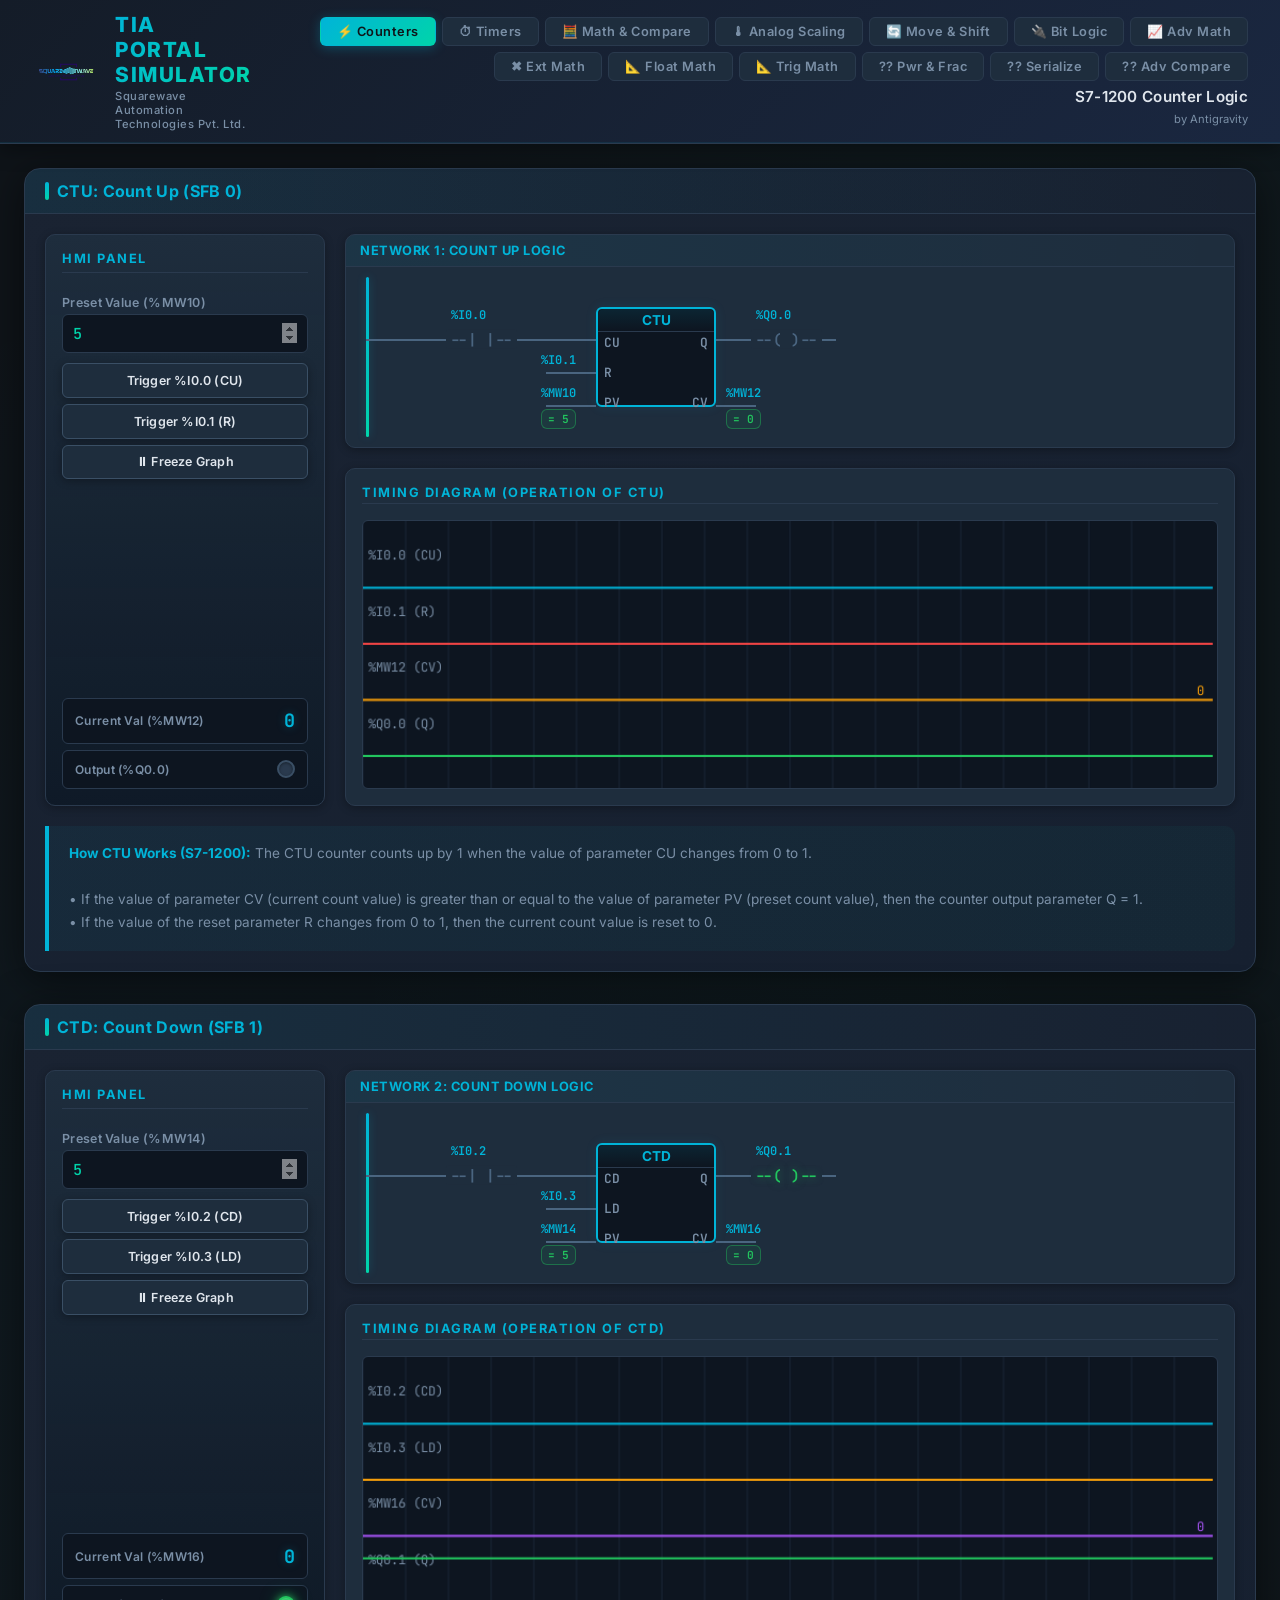
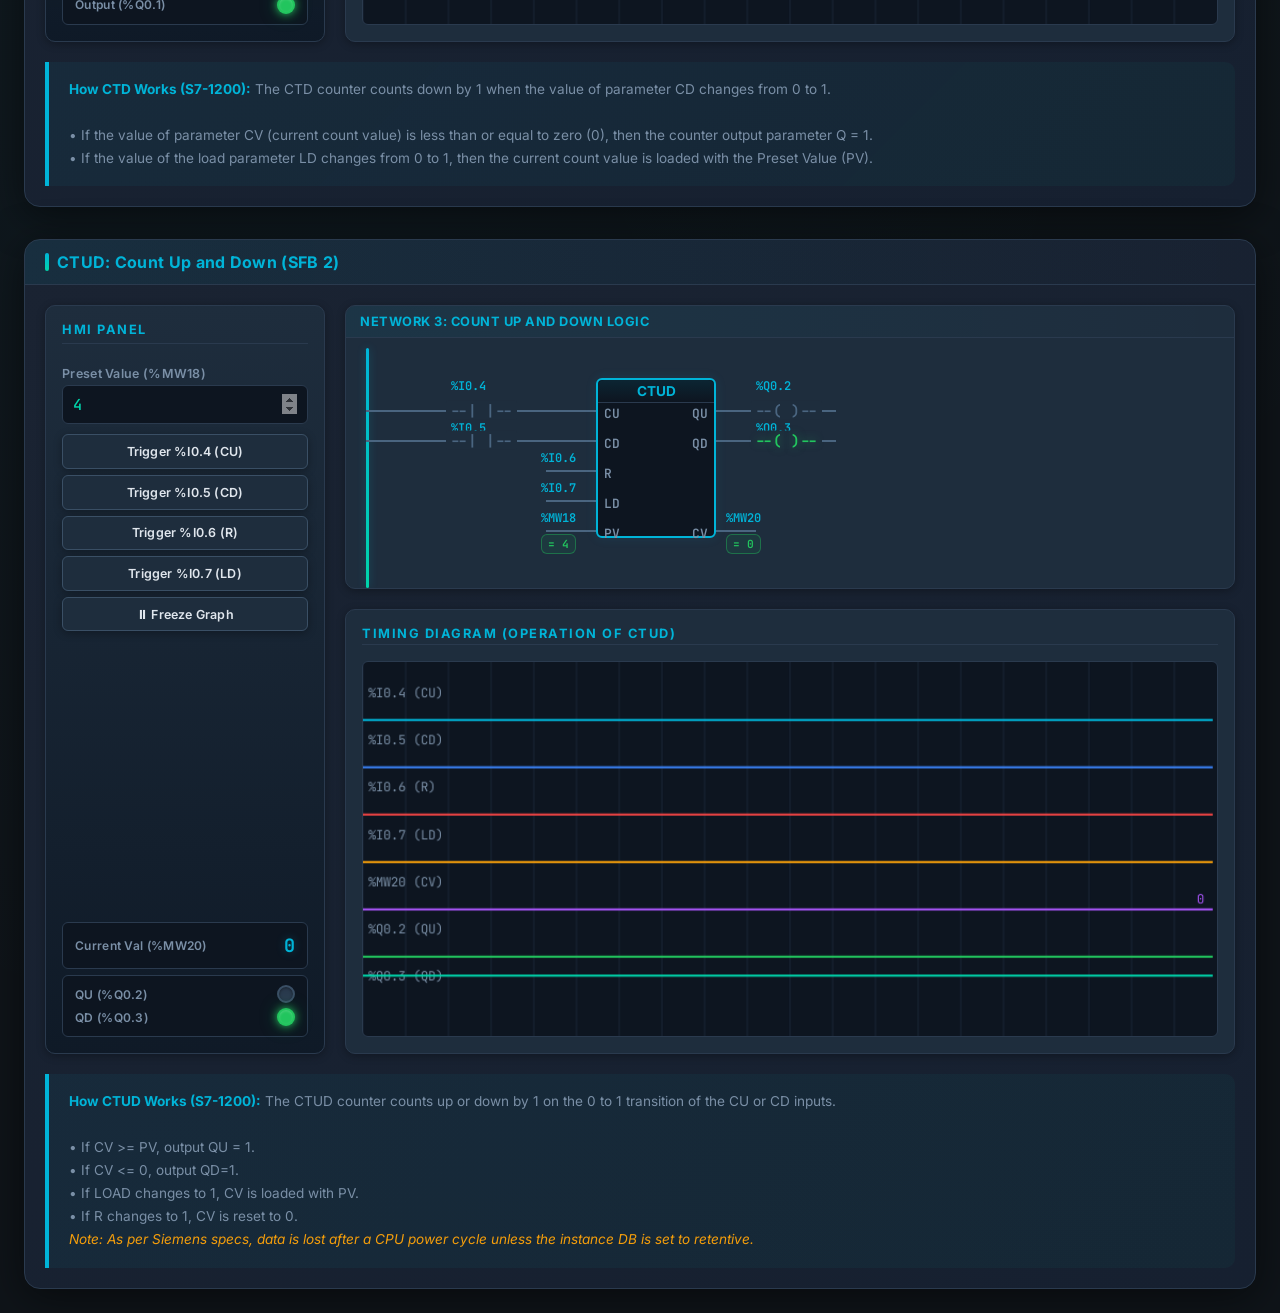
<file: index.html>
<!DOCTYPE html>
<html lang="en">

<head>
    <meta charset="UTF-8">
    <meta name="viewport" content="width=device-width, initial-scale=1.0">
    <title>Siemens S7-1200 Counter Simulator | TIA Portal</title>
    <meta name="description" content="Interactive Siemens S7-1200 PLC counter simulator featuring CTU, CTD, and CTUD instructions with real-time timing diagrams and ladder logic visualization.">
    <link rel="stylesheet" href="style.css">
</head>

<body>
    <header>
        <div class="logo" style="display: flex; align-items: center; gap: 15px;">
            <img src="logo.png" alt="Squarewave Logo" onerror="this.style.display='none'">
            <div>
                <h1>TIA PORTAL SIMULATOR</h1>
                <p>Squarewave Automation Technologies Pvt. Ltd.</p>
            </div>
        </div>
        <div class="header-right">
            <div class="nav-links">
                <a href="index.html" class="nav-link active">⚡ Counters</a>
                <a href="timers.html" class="nav-link inactive">⏱ Timers</a>
                <a href="dataops.html" class="nav-link inactive">🧮 Math & Compare</a>
                <a href="scale.html" class="nav-link inactive">🌡 Analog Scaling</a>
                <a href="move.html" class="nav-link inactive">🔄 Move & Shift</a>
                <a href="bitlogic.html" class="nav-link inactive">🔌 Bit Logic</a>
                <a href="advmath.html" class="nav-link inactive">📈 Adv Math</a>
                <a href="extended_math.html" class="nav-link inactive">✖ Ext Math</a>
                <a href="float_math.html" class="nav-link inactive">📐 Float Math</a>
                <a href="trig_math.html" class="nav-link inactive">📐 Trig Math</a>
                <a href="expt_frac.html" class="nav-link inactive">?? Pwr & Frac</a>
                <a href="serialization.html" class="nav-link inactive">?? Serialize</a>
                <a href="adv_compare.html" class="nav-link inactive">?? Adv Compare</a>
            </div>
            <h2>S7-1200 Counter Logic</h2>
            <p style="font-size: 0.7rem; color: var(--text-muted);">by Antigravity</p>
        </div>
    </header>

    <main>
        <!-- CTU Section -->
        <section class="module" id="ctu-module">
            <div class="module-header">
                <h3>CTU: Count Up (SFB 0)</h3>
            </div>

            <div class="module-content">
                <div class="hmi-panel">
                    <h4>HMI Panel</h4>
                    <div class="controls">
                        <div class="input-group">
                            <label>Preset Value (%MW10)</label>
                            <input type="number" id="ctu-pv" value="5" min="1" max="999">
                        </div>
                        <div class="button-group" style="margin-top: 10px;">
                            <button id="ctu-cu-btn" class="momentary-btn">Trigger %I0.0 (CU)</button>
                            <button id="ctu-r-btn" class="momentary-btn">Trigger %I0.1 (R)</button>
                            <button id="ctu-freeze-btn" class="momentary-btn">⏸ Freeze Graph</button>
                        </div>
                    </div>

                    <div class="displays">
                        <div class="display-box">
                            <span class="label">Current Val (%MW12)</span>
                            <span class="value" id="ctu-cv-display">0</span>
                        </div>
                        <div class="display-box">
                            <span class="label">Output (%Q0.0)</span>
                            <div class="led" id="ctu-q-led"></div>
                        </div>
                    </div>
                </div>

                <div class="logic-diagram">
                    <div class="network-title">Network 1: Count Up Logic</div>
                    <div class="ladder-network">
                        <div class="power-rail"></div>

                        <!-- CU Wire -->
                        <div class="wire" id="wire-cu" style="left: 20px; top: 72px; width: 230px;"></div>
                        <div class="tag-address" style="left: 105px; top: 40px;">%I0.0</div>
                        <div class="contact-symbol" id="ctu-cu-contact" style="left: 100px; top: 72px;">--| |--</div>

                        <!-- R Wire -->
                        <div class="wire" id="wire-r" style="left: 200px; top: 105px; width: 50px;"></div>
                        <div class="tag-address" style="left: 195px; top: 85px;">%I0.1</div>

                        <!-- PV Wire -->
                        <div class="wire" id="wire-pv" style="left: 200px; top: 138px; width: 50px;"></div>
                        <div class="tag-address" style="left: 195px; top: 118px;">%MW10</div>
                        <div class="online-box" id="ctu-pv-online" style="left: 195px; top: 142px;">= 5</div>

                        <!-- Instruction Block -->
                        <div class="instruction-box">
                            <div class="box-title">CTU</div>
                            <div class="pin-label pin-left pin-y1">CU</div>
                            <div class="pin-label pin-left pin-y2">R</div>
                            <div class="pin-label pin-left pin-y3">PV</div>
                            <div class="pin-label pin-right pin-y1">Q</div>
                            <div class="pin-label pin-right pin-y3">CV</div>
                        </div>

                        <!-- Q Wire -->
                        <div class="wire" id="wire-q" style="left: 370px; top: 72px; width: 120px;"></div>
                        <div class="tag-address" style="left: 410px; top: 40px;">%Q0.0</div>
                        <div class="contact-symbol" id="ctu-q-coil" style="left: 405px; top: 72px;">--( )--</div>

                        <!-- CV Wire -->
                        <div class="wire" id="wire-cv" style="left: 370px; top: 138px; width: 40px;"></div>
                        <div class="tag-address" style="left: 380px; top: 118px;">%MW12</div>
                        <div class="online-box" id="ctu-cv-online" style="left: 380px; top: 142px;">= 0</div>
                    </div>
                </div>

                <div class="timing-diagram">
                    <div
                        style="display: flex; justify-content: space-between; align-items: center; border-bottom: 1px solid var(--border-color); margin-bottom: 0.5rem; padding-bottom: 0.2rem;">
                        <h4 style="border: none; margin: 0; padding: 0;">Timing Diagram (Operation of CTU)</h4>
                    </div>
                    <canvas id="ctu-timing-canvas" width="800" height="250"></canvas>
                </div>

                <div class="explanation">
                    <strong>How CTU Works (S7-1200):</strong> The CTU counter counts up by 1 when the value of parameter
                    CU changes from 0 to 1.
                    <br><br>
                    • If the value of parameter CV (current count value) is greater than or equal to the value of
                    parameter PV (preset count value), then the counter output parameter Q = 1.
                    <br>
                    • If the value of the reset parameter R changes from 0 to 1, then the current count value is reset
                    to 0.
                </div>
            </div>
        </section>

        <!-- CTD Section -->
        <section class="module" id="ctd-module">
            <div class="module-header">
                <h3>CTD: Count Down (SFB 1)</h3>
            </div>

            <div class="module-content">
                <div class="hmi-panel">
                    <h4>HMI Panel</h4>
                    <div class="controls">
                        <div class="input-group">
                            <label>Preset Value (%MW14)</label>
                            <input type="number" id="ctd-pv" value="5" min="1" max="999">
                        </div>
                        <div class="button-group" style="margin-top: 10px;">
                            <button id="ctd-cd-btn" class="momentary-btn">Trigger %I0.2 (CD)</button>
                            <button id="ctd-ld-btn" class="momentary-btn">Trigger %I0.3 (LD)</button>
                            <button id="ctd-freeze-btn" class="momentary-btn">⏸ Freeze Graph</button>
                        </div>
                    </div>

                    <div class="displays">
                        <div class="display-box">
                            <span class="label">Current Val (%MW16)</span>
                            <span class="value" id="ctd-cv-display">0</span>
                        </div>
                        <div class="display-box">
                            <span class="label">Output (%Q0.1)</span>
                            <div class="led" id="ctd-q-led"></div>
                        </div>
                    </div>
                </div>

                <div class="logic-diagram">
                    <div class="network-title">Network 2: Count Down Logic</div>
                    <div class="ladder-network">
                        <div class="power-rail"></div>

                        <!-- CD Wire -->
                        <div class="wire" id="wire-cd" style="left: 20px; top: 72px; width: 230px;"></div>
                        <div class="tag-address" style="left: 105px; top: 40px;">%I0.2</div>
                        <div class="contact-symbol" id="ctd-cd-contact" style="left: 100px; top: 72px;">--| |--</div>

                        <!-- LD Wire -->
                        <div class="wire" id="wire-ld" style="left: 200px; top: 105px; width: 50px;"></div>
                        <div class="tag-address" style="left: 195px; top: 85px;">%I0.3</div>

                        <!-- PV Wire -->
                        <div class="wire" id="wire-pv2" style="left: 200px; top: 138px; width: 50px;"></div>
                        <div class="tag-address" style="left: 195px; top: 118px;">%MW14</div>
                        <div class="online-box" id="ctd-pv-online" style="left: 195px; top: 142px;">= 5</div>

                        <!-- Instruction Block -->
                        <div class="instruction-box">
                            <div class="box-title">CTD</div>
                            <div class="pin-label pin-left pin-y1">CD</div>
                            <div class="pin-label pin-left pin-y2">LD</div>
                            <div class="pin-label pin-left pin-y3">PV</div>
                            <div class="pin-label pin-right pin-y1">Q</div>
                            <div class="pin-label pin-right pin-y3">CV</div>
                        </div>

                        <!-- Q Wire -->
                        <div class="wire" id="wire-q2" style="left: 370px; top: 72px; width: 120px;"></div>
                        <div class="tag-address" style="left: 410px; top: 40px;">%Q0.1</div>
                        <div class="contact-symbol" id="ctd-q-coil" style="left: 405px; top: 72px;">--( )--</div>

                        <!-- CV Wire -->
                        <div class="wire" id="wire-cv2" style="left: 370px; top: 138px; width: 40px;"></div>
                        <div class="tag-address" style="left: 380px; top: 118px;">%MW16</div>
                        <div class="online-box" id="ctd-cv-online" style="left: 380px; top: 142px;">= 0</div>
                    </div>
                </div>

                <div class="timing-diagram">
                    <div
                        style="display: flex; justify-content: space-between; align-items: center; border-bottom: 1px solid var(--border-color); margin-bottom: 0.5rem; padding-bottom: 0.2rem;">
                        <h4 style="border: none; margin: 0; padding: 0;">Timing Diagram (Operation of CTD)</h4>
                    </div>
                    <canvas id="ctd-timing-canvas" width="800" height="250"></canvas>
                </div>

                <div class="explanation">
                    <strong>How CTD Works (S7-1200):</strong> The CTD counter counts down by 1 when the value of
                    parameter CD changes from 0 to 1.
                    <br><br>
                    • If the value of parameter CV (current count value) is less than or equal to zero (0), then the
                    counter output parameter Q = 1.
                    <br>
                    • If the value of the load parameter LD changes from 0 to 1, then the current count value is loaded
                    with the Preset Value (PV).
                </div>
            </div>
        </section>

        <!-- CTUD Section -->
        <section class="module" id="ctud-module">
            <div class="module-header">
                <h3>CTUD: Count Up and Down (SFB 2)</h3>
            </div>

            <div class="module-content">
                <div class="hmi-panel">
                    <h4>HMI Panel</h4>
                    <div class="controls">
                        <div class="input-group">
                            <label>Preset Value (%MW18)</label>
                            <input type="number" id="ctud-pv" value="4" min="1" max="999">
                        </div>
                        <div class="button-group" style="margin-top: 10px;">
                            <button id="ctud-cu-btn" class="momentary-btn">Trigger %I0.4 (CU)</button>
                            <button id="ctud-cd-btn" class="momentary-btn">Trigger %I0.5 (CD)</button>
                            <button id="ctud-r-btn" class="momentary-btn">Trigger %I0.6 (R)</button>
                            <button id="ctud-ld-btn" class="momentary-btn">Trigger %I0.7 (LD)</button>
                            <button id="ctud-freeze-btn" class="momentary-btn">⏸ Freeze Graph</button>
                        </div>
                    </div>

                    <div class="displays">
                        <div class="display-box">
                            <span class="label">Current Val (%MW20)</span>
                            <span class="value" id="ctud-cv-display">0</span>
                        </div>
                        <div class="display-box" style="flex-direction: column; gap: 5px;">
                            <div style="display:flex; justify-content:space-between; width:100%; align-items:center;">
                                <span class="label">QU (%Q0.2)</span>
                                <div class="led" id="ctud-qu-led"></div>
                            </div>
                            <div style="display:flex; justify-content:space-between; width:100%; align-items:center;">
                                <span class="label">QD (%Q0.3)</span>
                                <div class="led" id="ctud-qd-led"></div>
                            </div>
                        </div>
                    </div>
                </div>

                <div class="logic-diagram">
                    <div class="network-title">Network 3: Count Up and Down Logic</div>
                    <div class="ladder-network" style="height: 250px;">
                        <div class="power-rail" style="bottom: 0px;"></div>

                        <!-- CU -->
                        <div class="wire" style="left: 20px; top: 72px; width: 230px;"></div>
                        <div class="tag-address" style="left: 105px; top: 40px;">%I0.4</div>
                        <div class="contact-symbol" id="ctud-cu-contact" style="left: 100px; top: 72px;">--| |--</div>

                        <!-- CD -->
                        <div class="wire" style="left: 20px; top: 102px; width: 230px;"></div>
                        <div class="tag-address" style="left: 105px; top: 82px;">%I0.5</div>
                        <div class="contact-symbol" id="ctud-cd-contact" style="left: 100px; top: 102px;">--| |--</div>

                        <!-- R -->
                        <div class="wire" style="left: 200px; top: 132px; width: 50px;"></div>
                        <div class="tag-address" style="left: 195px; top: 112px;">%I0.6</div>

                        <!-- LD -->
                        <div class="wire" style="left: 200px; top: 162px; width: 50px;"></div>
                        <div class="tag-address" style="left: 195px; top: 142px;">%I0.7</div>

                        <!-- PV -->
                        <div class="wire" style="left: 200px; top: 192px; width: 50px;"></div>
                        <div class="tag-address" style="left: 195px; top: 172px;">%MW18</div>
                        <div class="online-box" id="ctud-pv-online" style="left: 195px; top: 196px;">= 4</div>

                        <!-- Block -->
                        <div class="instruction-box" style="height: 160px; top: 40px;">
                            <div class="box-title">CTUD</div>
                            <div class="pin-label pin-left" style="top: 25px;">CU</div>
                            <div class="pin-label pin-left" style="top: 55px;">CD</div>
                            <div class="pin-label pin-left" style="top: 85px;">R</div>
                            <div class="pin-label pin-left" style="top: 115px;">LD</div>
                            <div class="pin-label pin-left" style="top: 145px;">PV</div>

                            <div class="pin-label pin-right" style="top: 25px;">QU</div>
                            <div class="pin-label pin-right" style="top: 55px;">QD</div>
                            <div class="pin-label pin-right" style="top: 145px;">CV</div>
                        </div>

                        <!-- QU -->
                        <div class="wire" style="left: 370px; top: 72px; width: 120px;"></div>
                        <div class="tag-address" style="left: 410px; top: 40px;">%Q0.2</div>
                        <div class="contact-symbol" id="ctud-qu-coil" style="left: 405px; top: 72px;">--( )--</div>

                        <!-- QD -->
                        <div class="wire" style="left: 370px; top: 102px; width: 120px;"></div>
                        <div class="tag-address" style="left: 410px; top: 82px;">%Q0.3</div>
                        <div class="contact-symbol" id="ctud-qd-coil" style="left: 405px; top: 102px;">--( )--</div>

                        <!-- CV -->
                        <div class="wire" style="left: 370px; top: 192px; width: 40px;"></div>
                        <div class="tag-address" style="left: 380px; top: 172px;">%MW20</div>
                        <div class="online-box" id="ctud-cv-online" style="left: 380px; top: 196px;">= 0</div>
                    </div>
                </div>

                <div class="timing-diagram">
                    <div
                        style="display: flex; justify-content: space-between; align-items: center; border-bottom: 1px solid var(--border-color); margin-bottom: 0.5rem; padding-bottom: 0.2rem;">
                        <h4 style="border: none; margin: 0; padding: 0;">Timing Diagram (Operation of CTUD)</h4>
                    </div>
                    <canvas id="ctud-timing-canvas" width="800" height="350"></canvas>
                </div>

                <div class="explanation">
                    <strong>How CTUD Works (S7-1200):</strong> The CTUD counter counts up or down by 1 on the 0 to 1
                    transition of the CU or CD inputs.
                    <br><br>
                    • If CV >= PV, output QU = 1.<br>
                    • If CV <= 0, output QD=1.<br>
                        • If LOAD changes to 1, CV is loaded with PV.<br>
                        • If R changes to 1, CV is reset to 0.<br>
                        <em>Note: As per Siemens specs, data is lost after a CPU power cycle unless the instance DB is
                            set to retentive.</em>
                </div>
            </div>
        </section>
    </main>

    <script src="script.js"></script>
</body>

</html>
</file>
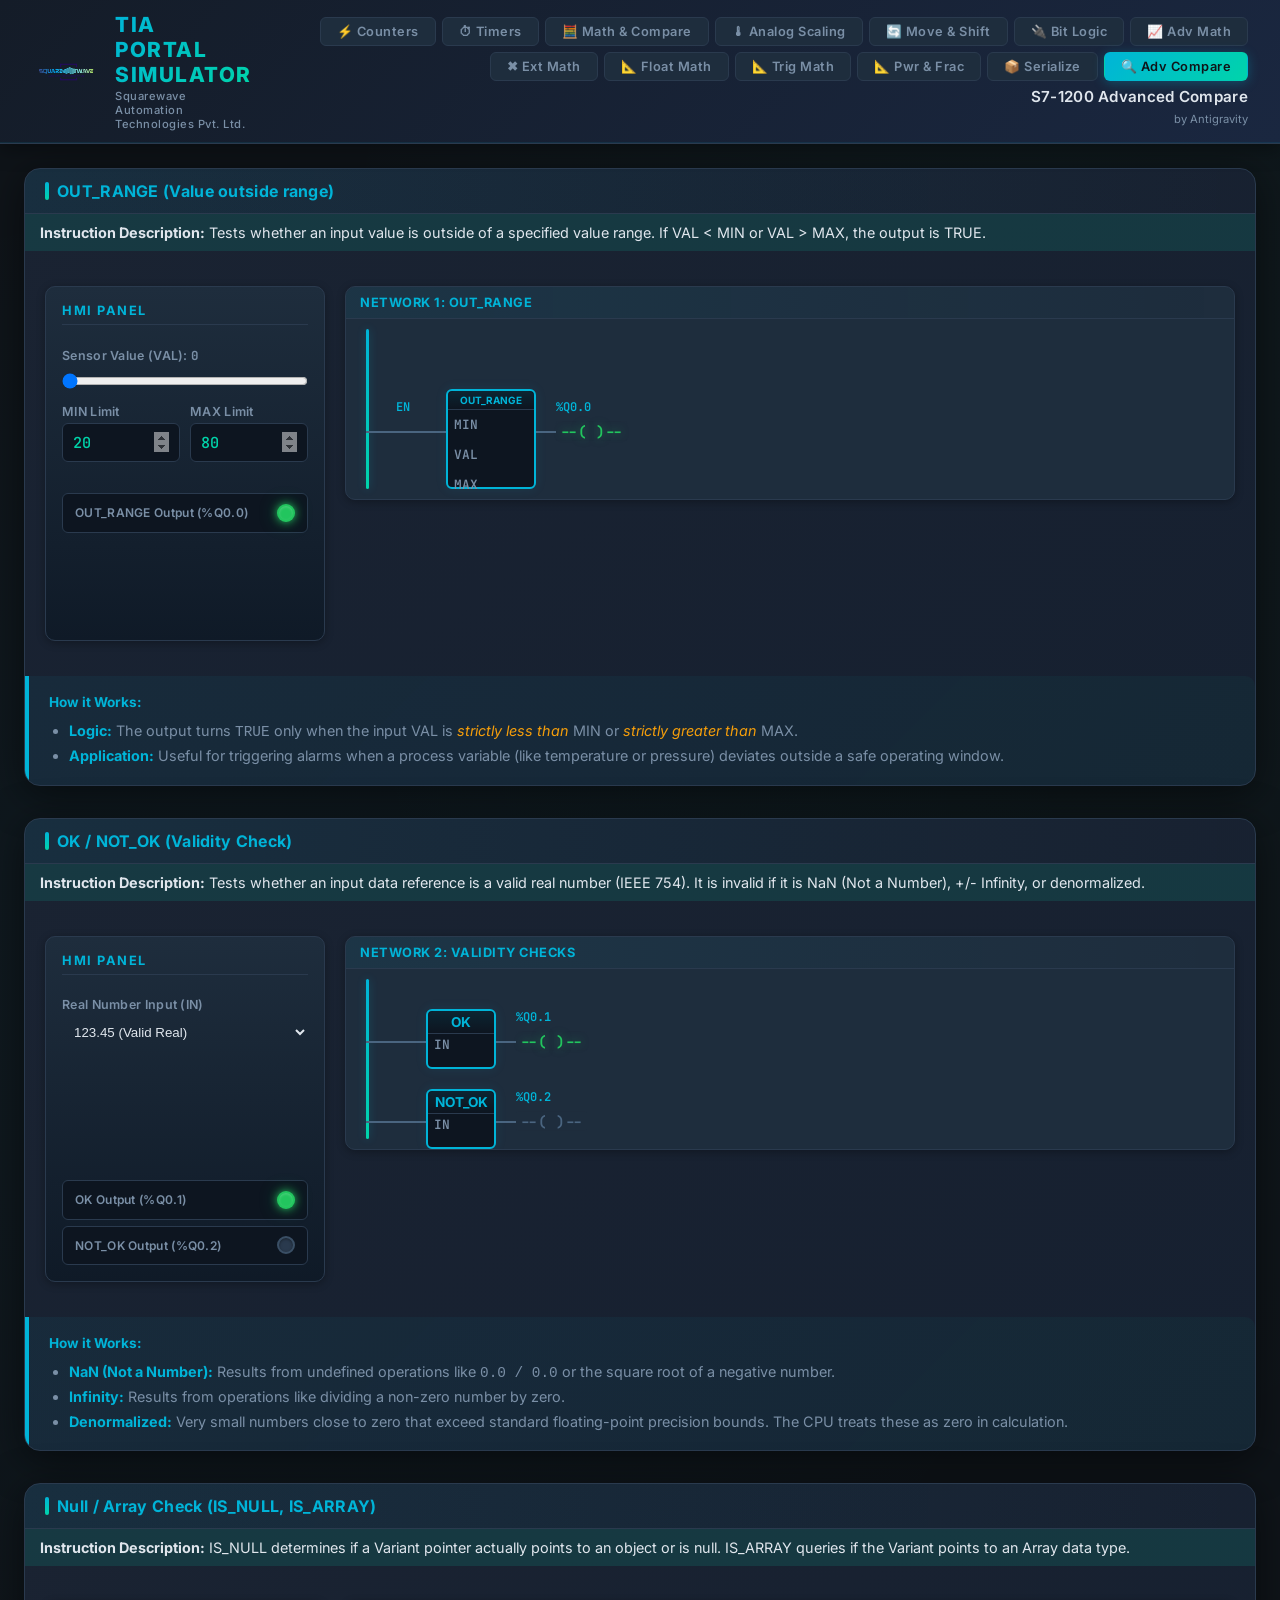
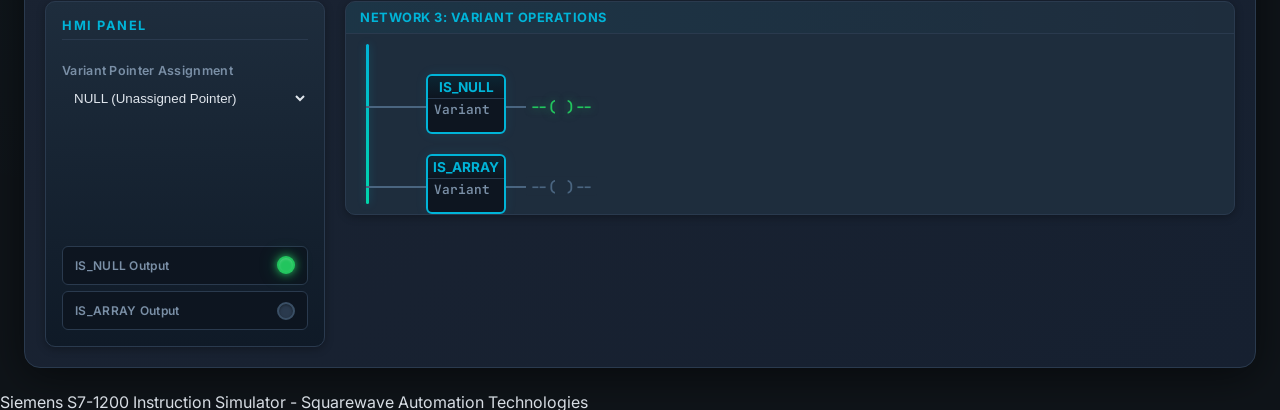
<file: adv_compare.html>
<!DOCTYPE html>
<html lang="en">
<head>
    <meta charset="UTF-8">
    <meta name="viewport" content="width=device-width, initial-scale=1.0">
    <title>S7-1200 Advanced Compare Simulator | TIA Portal</title>
    <meta name="description" content="Interactive Siemens S7-1200 PLC Advanced Compare Operations simulator featuring OUT_RANGE, OK/NOT_OK, and Variant checks.">
    <link rel="stylesheet" href="style.css">
    <style>
        .analog-slider {
            width: 100%;
            margin-top: 5px;
            margin-bottom: 15px;
        }
        .analog-value {
            font-family: 'JetBrains Mono', monospace;
            color: var(--accent);
            font-weight: bold;
        }
        .digital-display {
            font-family: 'JetBrains Mono', monospace;
            font-size: 1.5rem;
            color: #fff;
            background: #111;
            padding: 10px;
            border-radius: 4px;
            border: 1px solid var(--border);
            text-align: right;
            box-shadow: inset 0 2px 5px rgba(0,0,0,0.5);
        }
        .digital-display.active-led {
            color: var(--accent);
            text-shadow: 0 0 10px var(--accent);
        }
    </style>
</head>
<body>
    <header>
        <div class="logo" style="display: flex; align-items: center; gap: 15px;">
            <img src="logo.png" alt="Squarewave Logo" onerror="this.style.display='none'">
            <div>
                <h1>TIA PORTAL SIMULATOR</h1>
                <p>Squarewave Automation Technologies Pvt. Ltd.</p>
            </div>
        </div>
        <div class="header-right">
            <div class="nav-links">
                <a href="index.html" class="nav-link inactive">⚡ Counters</a>
                <a href="timers.html" class="nav-link inactive">⏱ Timers</a>
                <a href="dataops.html" class="nav-link inactive">🧮 Math & Compare</a>
                <a href="scale.html" class="nav-link inactive">🌡 Analog Scaling</a>
                <a href="move.html" class="nav-link inactive">🔄 Move & Shift</a>
                <a href="bitlogic.html" class="nav-link inactive">🔌 Bit Logic</a>
                <a href="advmath.html" class="nav-link inactive">📈 Adv Math</a>
                <a href="extended_math.html" class="nav-link inactive">✖ Ext Math</a>
                <a href="float_math.html" class="nav-link inactive">📐 Float Math</a>
                <a href="trig_math.html" class="nav-link inactive">📐 Trig Math</a>
                <a href="expt_frac.html" class="nav-link inactive">📐 Pwr & Frac</a>
                <a href="serialization.html" class="nav-link inactive">📦 Serialize</a>
                <a href="adv_compare.html" class="nav-link active">🔍 Adv Compare</a>
            </div>
            <h2>S7-1200 Advanced Compare</h2>
            <p style="font-size: 0.7rem; color: var(--text-muted);">by Antigravity</p>
        </div>
    </header>

    <main>
        <!-- OUT_RANGE Section -->
        <section class="module" id="outrange-module">
            <div class="module-header">
                <h3>OUT_RANGE (Value outside range)</h3>
            </div>
            <div class="instruction-description" style="padding: 10px 15px; background: rgba(0, 255, 204, 0.1); border-left: 4px solid var(--primary); margin-bottom: 15px; font-size: 0.9rem;">
                <strong>Instruction Description:</strong> Tests whether an input value is outside of a specified value range. If VAL < MIN or VAL > MAX, the output is TRUE.
            </div>
            
            <div class="module-content">
                <div class="hmi-panel">
                    <h4>HMI Panel</h4>
                    <div class="controls">
                        <div class="input-group">
                            <label>Sensor Value (VAL): <span id="outrange-val-display" class="analog-value">0</span></label>
                            <input type="range" id="outrange-val" class="analog-slider" min="0" max="100" value="0">
                        </div>
                        <div style="display:flex; gap:10px;">
                            <div class="input-group" style="flex:1;">
                                <label>MIN Limit</label>
                                <input type="number" id="outrange-min" value="20" style="width:100%">
                            </div>
                            <div class="input-group" style="flex:1;">
                                <label>MAX Limit</label>
                                <input type="number" id="outrange-max" value="80" style="width:100%">
                            </div>
                        </div>
                    </div>
                    
                    <div class="displays" style="margin-top: 15px;">
                        <div class="display-box">
                            <span class="label">OUT_RANGE Output (%Q0.0)</span>
                            <div class="led" id="outrange-led"></div>
                        </div>
                    </div>
                </div>
                
                <div class="logic-diagram">
                    <div class="network-title">Network 1: OUT_RANGE</div>
                    <div class="ladder-network" style="height: 180px;">
                        <div class="power-rail"></div>

                        <div class="wire" style="left: 20px; top: 112px; width: 80px;"></div>
                        <div class="tag-address" style="left: 50px; top: 80px;">EN</div>
                        
                        <div class="instruction-box" style="left: 100px; top: 70px; width: 90px; height: 100px;">
                            <div class="box-title" style="font-size:10px;">OUT_RANGE</div>
                            <div class="pin-label pin-left pin-y1">MIN</div>
                            <div class="pin-label pin-left pin-y2">VAL</div>
                            <div class="pin-label pin-left pin-y3">MAX</div>
                        </div>

                        <div class="wire" style="left: 190px; top: 112px; width: 70px;"></div>
                        <div class="tag-address" style="left: 210px; top: 80px;">%Q0.0</div>
                        <div class="contact-symbol" id="ladder-outrange-coil" style="left: 210px; top: 112px;">--( )--</div>
                    </div>
                </div>
            </div>
            
            <!-- Explanation Box for OUT_RANGE -->
            <div class="explanation" style="margin-top: 15px; border-top: 1px solid var(--border); padding-top: 15px;">
                <strong>How it Works:</strong>
                <ul style="margin-top: 5px; padding-left: 20px; font-size: 0.9rem; color: var(--text-light);">
                    <li><strong>Logic:</strong> The output turns <code>TRUE</code> only when the input VAL is <em>strictly less than</em> MIN or <em>strictly greater than</em> MAX.</li>
                    <li><strong>Application:</strong> Useful for triggering alarms when a process variable (like temperature or pressure) deviates outside a safe operating window.</li>
                </ul>
            </div>
        </section>

        <!-- OK / NOT_OK Section -->
        <section class="module" id="validity-module">
            <div class="module-header">
                <h3>OK / NOT_OK (Validity Check)</h3>
            </div>
            <div class="instruction-description" style="padding: 10px 15px; background: rgba(0, 255, 204, 0.1); border-left: 4px solid var(--primary); margin-bottom: 15px; font-size: 0.9rem;">
                <strong>Instruction Description:</strong> Tests whether an input data reference is a valid real number (IEEE 754). It is invalid if it is NaN (Not a Number), +/- Infinity, or denormalized.
            </div>
            
            <div class="module-content">
                <div class="hmi-panel">
                    <h4>HMI Panel</h4>
                    <div class="controls">
                        <div class="input-group">
                            <label>Real Number Input (IN)</label>
                            <select id="validity-input" style="width: 100%; padding: 8px; margin-bottom: 15px; background: var(--bg-dark); color: var(--text-light); border: 1px solid var(--border); border-radius: 4px;">
                                <option value="123.45">123.45 (Valid Real)</option>
                                <option value="0.0">0.0 (Valid Real)</option>
                                <option value="-999.99">-999.99 (Valid Real)</option>
                                <option value="NaN">NaN (Not a Number)</option>
                                <option value="Infinity">+Infinity</option>
                                <option value="-Infinity">-Infinity</option>
                                <option value="denormalized">Denormalized Value</option>
                            </select>
                        </div>
                    </div>
                    
                    <div class="displays">
                        <div class="display-box">
                            <span class="label">OK Output (%Q0.1)</span>
                            <div class="led" id="ok-led"></div>
                        </div>
                        <div class="display-box">
                            <span class="label">NOT_OK Output (%Q0.2)</span>
                            <div class="led" id="notok-led"></div>
                        </div>
                    </div>
                </div>
                
                <div class="logic-diagram">
                    <div class="network-title">Network 2: Validity Checks</div>
                    <div class="ladder-network" style="height: 180px;">
                        <div class="power-rail"></div>

                        <!-- OK instruction -->
                        <div class="wire" style="left: 20px; top: 72px; width: 60px;"></div>
                        <div class="instruction-box" style="left: 80px; top: 40px; width: 70px; height: 60px;">
                            <div class="box-title">OK</div>
                            <div class="pin-label pin-left pin-y1">IN</div>
                        </div>
                        <div class="wire" style="left: 150px; top: 72px; width: 70px;"></div>
                        <div class="tag-address" style="left: 170px; top: 40px;">%Q0.1</div>
                        <div class="contact-symbol" id="ladder-ok-coil" style="left: 170px; top: 72px;">--( )--</div>

                        <!-- NOT_OK instruction -->
                        <div class="wire" style="left: 20px; top: 152px; width: 60px;"></div>
                        <div class="instruction-box" style="left: 80px; top: 120px; width: 70px; height: 60px;">
                            <div class="box-title">NOT_OK</div>
                            <div class="pin-label pin-left pin-y1">IN</div>
                        </div>
                        <div class="wire" style="left: 150px; top: 152px; width: 70px;"></div>
                        <div class="tag-address" style="left: 170px; top: 120px;">%Q0.2</div>
                        <div class="contact-symbol" id="ladder-notok-coil" style="left: 170px; top: 152px;">--( )--</div>
                    </div>
                </div>
            </div>
            
            <!-- Explanation Box for OK/NOT_OK -->
            <div class="explanation" style="margin-top: 15px; border-top: 1px solid var(--border); padding-top: 15px;">
                <strong>How it Works:</strong>
                <ul style="margin-top: 5px; padding-left: 20px; font-size: 0.9rem; color: var(--text-light);">
                    <li><strong>NaN (Not a Number):</strong> Results from undefined operations like <code>0.0 / 0.0</code> or the square root of a negative number.</li>
                    <li><strong>Infinity:</strong> Results from operations like dividing a non-zero number by zero.</li>
                    <li><strong>Denormalized:</strong> Very small numbers close to zero that exceed standard floating-point precision bounds. The CPU treats these as zero in calculation.</li>
                </ul>
            </div>
        </section>

        <!-- Variant & Array Check Section -->
        <section class="module" id="variant-module">
            <div class="module-header">
                <h3>Null / Array Check (IS_NULL, IS_ARRAY)</h3>
            </div>
            <div class="instruction-description" style="padding: 10px 15px; background: rgba(0, 255, 204, 0.1); border-left: 4px solid var(--primary); margin-bottom: 15px; font-size: 0.9rem;">
                <strong>Instruction Description:</strong> IS_NULL determines if a Variant pointer actually points to an object or is null. IS_ARRAY queries if the Variant points to an Array data type.
            </div>
            
            <div class="module-content">
                <div class="hmi-panel">
                    <h4>HMI Panel</h4>
                    <div class="controls">
                        <div class="input-group">
                            <label>Variant Pointer Assignment</label>
                            <select id="variant-input" style="width: 100%; padding: 8px; margin-bottom: 15px; background: var(--bg-dark); color: var(--text-light); border: 1px solid var(--border); border-radius: 4px;">
                                <option value="null">NULL (Unassigned Pointer)</option>
                                <option value="int">Points to INT (Standard Tag)</option>
                                <option value="array">Points to ARRAY[0..9] OF INT</option>
                                <option value="udt">Points to UDT (Data Structure)</option>
                            </select>
                        </div>
                    </div>
                    
                    <div class="displays">
                        <div class="display-box">
                            <span class="label">IS_NULL Output</span>
                            <div class="led" id="isnull-led"></div>
                        </div>
                        <div class="display-box">
                            <span class="label">IS_ARRAY Output</span>
                            <div class="led" id="isarray-led"></div>
                        </div>
                    </div>
                </div>
                
                <div class="logic-diagram">
                    <div class="network-title">Network 3: Variant Operations</div>
                    <div class="ladder-network" style="height: 180px;">
                        <div class="power-rail"></div>

                        <!-- IS_NULL -->
                        <div class="wire" style="left: 20px; top: 72px; width: 60px;"></div>
                        <div class="instruction-box" style="left: 80px; top: 40px; width: 80px; height: 60px;">
                            <div class="box-title">IS_NULL</div>
                            <div class="pin-label pin-left pin-y1">Variant</div>
                        </div>
                        <div class="wire" style="left: 160px; top: 72px; width: 60px;"></div>
                        <div class="contact-symbol" id="ladder-isnull-coil" style="left: 180px; top: 72px;">--( )--</div>

                        <!-- IS_ARRAY -->
                        <div class="wire" style="left: 20px; top: 152px; width: 60px;"></div>
                        <div class="instruction-box" style="left: 80px; top: 120px; width: 80px; height: 60px;">
                            <div class="box-title">IS_ARRAY</div>
                            <div class="pin-label pin-left pin-y1">Variant</div>
                        </div>
                        <div class="wire" style="left: 160px; top: 152px; width: 60px;"></div>
                        <div class="contact-symbol" id="ladder-isarray-coil" style="left: 180px; top: 152px;">--( )--</div>
                    </div>
                </div>
            </div>
        </section>

    </main>

    <footer>
        <p>Siemens S7-1200 Instruction Simulator - Squarewave Automation Technologies</p>
    </footer>

    <script src="adv_compare.js"></script>
</body>
</html>
</file>
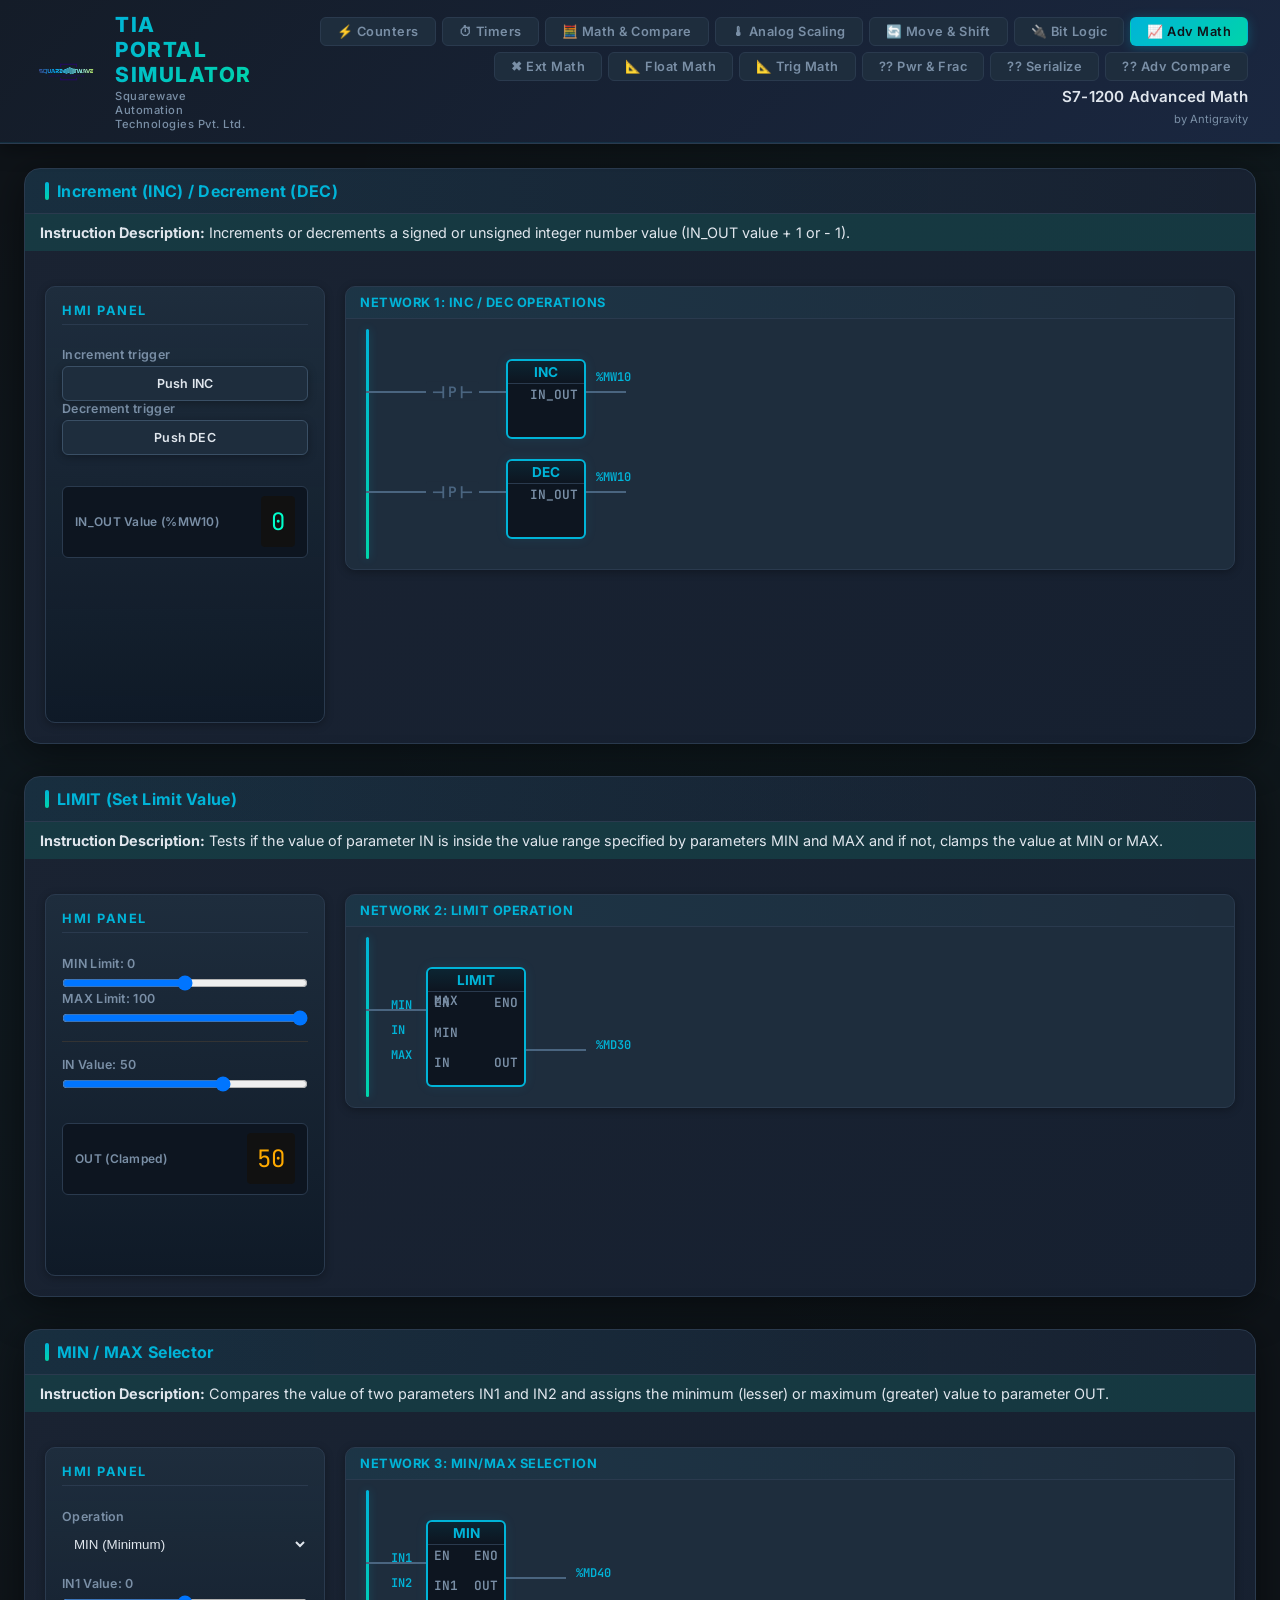
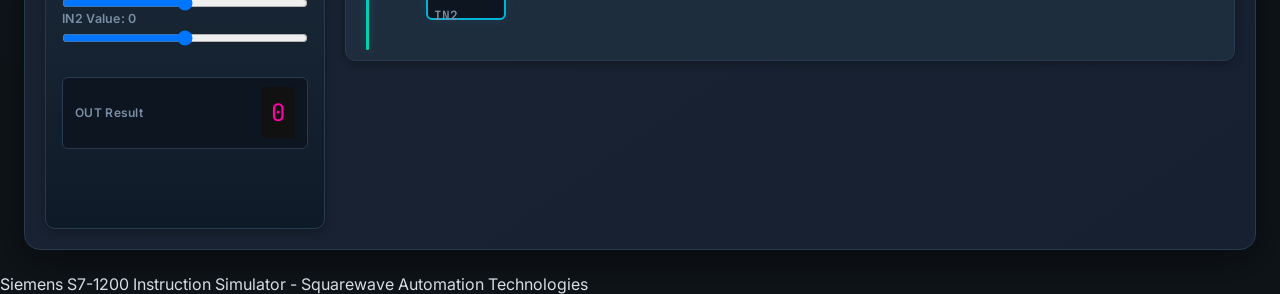
<file: advmath.html>
<!DOCTYPE html>
<html lang="en">
<head>
    <meta charset="UTF-8">
    <meta name="viewport" content="width=device-width, initial-scale=1.0">
    <title>S7-1200 Advanced Math Simulator | TIA Portal</title>
    <link rel="stylesheet" href="style.css">
</head>
<body>
    <header>
        <div class="logo" style="display: flex; align-items: center; gap: 15px;">
            <img src="logo.png" alt="Squarewave Logo" onerror="this.style.display='none'">
            <div>
                <h1>TIA PORTAL SIMULATOR</h1>
                <p>Squarewave Automation Technologies Pvt. Ltd.</p>
            </div>
        </div>
        <div class="header-right">
            <div class="nav-links">
                <a href="index.html" class="nav-link inactive">⚡ Counters</a>
                <a href="timers.html" class="nav-link inactive">⏱ Timers</a>
                <a href="dataops.html" class="nav-link inactive">🧮 Math & Compare</a>
                <a href="scale.html" class="nav-link inactive">🌡 Analog Scaling</a>
                <a href="move.html" class="nav-link inactive">🔄 Move & Shift</a>
                <a href="bitlogic.html" class="nav-link inactive">🔌 Bit Logic</a>
                <a href="advmath.html" class="nav-link active">📈 Adv Math</a>
                <a href="extended_math.html" class="nav-link inactive">✖ Ext Math</a>
                <a href="float_math.html" class="nav-link inactive">📐 Float Math</a>
                <a href="trig_math.html" class="nav-link inactive">📐 Trig Math</a>
                <a href="expt_frac.html" class="nav-link inactive">?? Pwr & Frac</a>
                <a href="serialization.html" class="nav-link inactive">?? Serialize</a>
                <a href="adv_compare.html" class="nav-link inactive">?? Adv Compare</a>
            </div>
            <h2>S7-1200 Advanced Math</h2>
            <p style="font-size: 0.7rem; color: var(--text-muted);">by Antigravity</p>
        </div>
    </header>

    <main>
        <!-- INC/DEC -->
        <section class="module" id="incdec-module">
            <div class="module-header">
                <h3>Increment (INC) / Decrement (DEC)</h3>
            </div>
            <div class="instruction-description" style="padding: 10px 15px; background: rgba(0, 255, 204, 0.1); border-left: 4px solid var(--primary); margin-bottom: 15px; font-size: 0.9rem;">
                <strong>Instruction Description:</strong> Increments or decrements a signed or unsigned integer number value (IN_OUT value + 1 or - 1).
            </div>
            <div class="module-content">
                <div class="hmi-panel">
                    <h4>HMI Panel</h4>
                    <div class="controls">
                        <div class="input-group">
                            <label>Increment trigger</label>
                            <button id="inc-btn" class="momentary-btn" onmousedown="this.classList.add('active'); triggerIncDec('INC')" onmouseup="this.classList.remove('active')" onmouseleave="this.classList.remove('active')">Push INC</button>
                        </div>
                        <div class="input-group">
                            <label>Decrement trigger</label>
                            <button id="dec-btn" class="momentary-btn" onmousedown="this.classList.add('active'); triggerIncDec('DEC')" onmouseup="this.classList.remove('active')" onmouseleave="this.classList.remove('active')">Push DEC</button>
                        </div>
                    </div>
                    
                    <div class="displays" style="margin-top: 15px;">
                        <div class="display-box">
                            <span class="label">IN_OUT Value (%MW10)</span>
                            <div class="digital-display" id="incdec-val" style="font-family: 'JetBrains Mono', monospace; font-size: 1.5rem; text-align: right; background: #111; color: #00ffcc; padding: 10px; border-radius: 4px; border: 1px solid var(--border);">0</div>
                        </div>
                    </div>
                </div>

                <div class="logic-diagram">
                    <div class="network-title">Network 1: INC / DEC Operations</div>
                    <div class="ladder-network" style="height: 250px;">
                        <div class="power-rail"></div>

                        <!-- INC Block -->
                        <div class="wire" style="left: 20px; top: 72px; width: 60px;"></div>
                        <div class="contact-symbol" id="ladder-inc-contact" style="left: 80px; top: 72px;">-|P|-</div>
                        
                        <div class="wire" style="left: 120px; top: 72px; width: 40px;"></div>
                        <div class="instruction-box" style="left: 160px; top: 40px; height: 80px; width: 80px;">
                            <div class="box-title">INC</div>
                            <div class="pin-label pin-right pin-y1" style="top:25px;">IN_OUT</div>
                        </div>
                        
                        <div class="wire" style="left: 240px; top: 72px; width: 40px;"></div>
                        <div class="tag-address" style="left: 250px; top: 50px;">%MW10</div>

                        <!-- DEC Block -->
                        <div class="wire" style="left: 20px; top: 172px; width: 60px;"></div>
                        <div class="contact-symbol" id="ladder-dec-contact" style="left: 80px; top: 172px;">-|P|-</div>
                        
                        <div class="wire" style="left: 120px; top: 172px; width: 40px;"></div>
                        <div class="instruction-box" style="left: 160px; top: 140px; height: 80px; width: 80px;">
                            <div class="box-title">DEC</div>
                            <div class="pin-label pin-right pin-y1" style="top:25px;">IN_OUT</div>
                        </div>
                        
                        <div class="wire" style="left: 240px; top: 172px; width: 40px;"></div>
                        <div class="tag-address" style="left: 250px; top: 150px;">%MW10</div>

                    </div>
                </div>
            </div>
        </section>

        <!-- LIMIT -->
        <section class="module" id="limit-module">
            <div class="module-header">
                <h3>LIMIT (Set Limit Value)</h3>
            </div>
            <div class="instruction-description" style="padding: 10px 15px; background: rgba(0, 255, 204, 0.1); border-left: 4px solid var(--primary); margin-bottom: 15px; font-size: 0.9rem;">
                <strong>Instruction Description:</strong> Tests if the value of parameter IN is inside the value range specified by parameters MIN and MAX and if not, clamps the value at MIN or MAX.
            </div>
            <div class="module-content">
                <div class="hmi-panel">
                    <h4>HMI Panel</h4>
                    <div class="controls">
                        <div class="input-group">
                            <label>MIN Limit: <span id="limit-min-val" class="analog-value">0</span></label>
                            <input type="range" id="limit-min" class="analog-slider" min="-100" max="100" value="0">
                        </div>
                        <div class="input-group">
                            <label>MAX Limit: <span id="limit-max-val" class="analog-value">100</span></label>
                            <input type="range" id="limit-max" class="analog-slider" min="-100" max="100" value="100">
                        </div>
                        <div class="input-group" style="margin-top:15px; border-top: 1px solid #333; padding-top: 15px;">
                            <label>IN Value: <span id="limit-in-val" class="analog-value">50</span></label>
                            <input type="range" id="limit-in" class="analog-slider" min="-150" max="150" value="50">
                        </div>
                    </div>
                    
                    <div class="displays" style="margin-top: 15px;">
                        <div class="display-box">
                            <span class="label">OUT (Clamped)</span>
                            <div class="digital-display" id="limit-out" style="font-family: 'JetBrains Mono', monospace; font-size: 1.5rem; text-align: right; background: #111; color: #ffaa00; padding: 10px; border-radius: 4px; border: 1px solid var(--border);">50</div>
                        </div>
                    </div>
                </div>

                <div class="logic-diagram">
                    <div class="network-title">Network 2: LIMIT Operation</div>
                    <div class="ladder-network" style="height: 180px;">
                        <div class="power-rail"></div>

                        <div class="wire" style="left: 20px; top: 82px; width: 60px;"></div>
                        
                        <div class="instruction-box" style="left: 80px; top: 40px; height: 120px; width: 100px;">
                            <div class="box-title">LIMIT</div>
                            <div class="pin-label pin-left pin-y1">EN</div>
                            <div class="pin-label pin-left pin-y2">MIN</div>
                            <div class="pin-label pin-left pin-y3">IN</div>
                            <div class="pin-label pin-left pin-y4">MAX</div>
                            <div class="pin-label pin-right pin-y1">ENO</div>
                            <div class="pin-label pin-right pin-y3">OUT</div>
                        </div>

                        <div class="wire" style="left: 180px; top: 122px; width: 60px;"></div>
                        <div class="tag-address" style="left: 250px; top: 110px;">%MD30</div>

                        <div class="tag-address" style="left: 45px; top: 70px;">MIN</div>
                        <div class="tag-address" style="left: 45px; top: 95px;">IN</div>
                        <div class="tag-address" style="left: 45px; top: 120px;">MAX</div>
                    </div>
                </div>
            </div>
        </section>

        <!-- MIN / MAX -->
        <section class="module" id="minmax-module">
            <div class="module-header">
                <h3>MIN / MAX Selector</h3>
            </div>
            <div class="instruction-description" style="padding: 10px 15px; background: rgba(0, 255, 204, 0.1); border-left: 4px solid var(--primary); margin-bottom: 15px; font-size: 0.9rem;">
                <strong>Instruction Description:</strong> Compares the value of two parameters IN1 and IN2 and assigns the minimum (lesser) or maximum (greater) value to parameter OUT.
            </div>
            <div class="module-content">
                <div class="hmi-panel">
                    <h4>HMI Panel</h4>
                    <div class="controls">
                        <div class="input-group">
                            <label>Operation</label>
                            <select id="minmax-op" style="width: 100%; padding: 8px; margin-bottom: 15px; background: var(--bg-dark); color: var(--text-light); border: 1px solid var(--border); border-radius: 4px;">
                                <option value="MIN">MIN (Minimum)</option>
                                <option value="MAX">MAX (Maximum)</option>
                            </select>
                        </div>
                        <div class="input-group">
                            <label>IN1 Value: <span id="minmax-in1-val" class="analog-value">0</span></label>
                            <input type="range" id="minmax-in1" class="analog-slider" min="-100" max="100" value="0">
                        </div>
                        <div class="input-group">
                            <label>IN2 Value: <span id="minmax-in2-val" class="analog-value">0</span></label>
                            <input type="range" id="minmax-in2" class="analog-slider" min="-100" max="100" value="0">
                        </div>
                    </div>
                    
                    <div class="displays" style="margin-top: 15px;">
                        <div class="display-box">
                            <span class="label">OUT Result</span>
                            <div class="digital-display" id="minmax-out" style="font-family: 'JetBrains Mono', monospace; font-size: 1.5rem; text-align: right; background: #111; color: #ff00aa; padding: 10px; border-radius: 4px; border: 1px solid var(--border);">0</div>
                        </div>
                    </div>
                </div>

                <div class="logic-diagram">
                    <div class="network-title">Network 3: MIN/MAX Selection</div>
                    <div class="ladder-network" style="height: 180px;">
                        <div class="power-rail"></div>

                        <div class="wire" style="left: 20px; top: 82px; width: 60px;"></div>
                        
                        <div class="instruction-box" style="left: 80px; top: 40px; height: 100px; width: 80px;">
                            <div class="box-title" id="ladder-minmax-title">MIN</div>
                            <div class="pin-label pin-left pin-y1">EN</div>
                            <div class="pin-label pin-left pin-y2">IN1</div>
                            <div class="pin-label pin-left pin-y3">IN2</div>
                            <div class="pin-label pin-right pin-y1">ENO</div>
                            <div class="pin-label pin-right pin-y2">OUT</div>
                        </div>

                        <div class="wire" style="left: 160px; top: 97px; width: 60px;"></div>
                        <div class="tag-address" style="left: 230px; top: 85px;">%MD40</div>

                        <div class="tag-address" style="left: 45px; top: 70px;">IN1</div>
                        <div class="tag-address" style="left: 45px; top: 95px;">IN2</div>
                    </div>
                </div>
            </div>
        </section>
    </main>

    <footer>
        <p>Siemens S7-1200 Instruction Simulator - Squarewave Automation Technologies</p>
    </footer>

    <script src="advmath.js"></script>
</body>
</html>
</file>
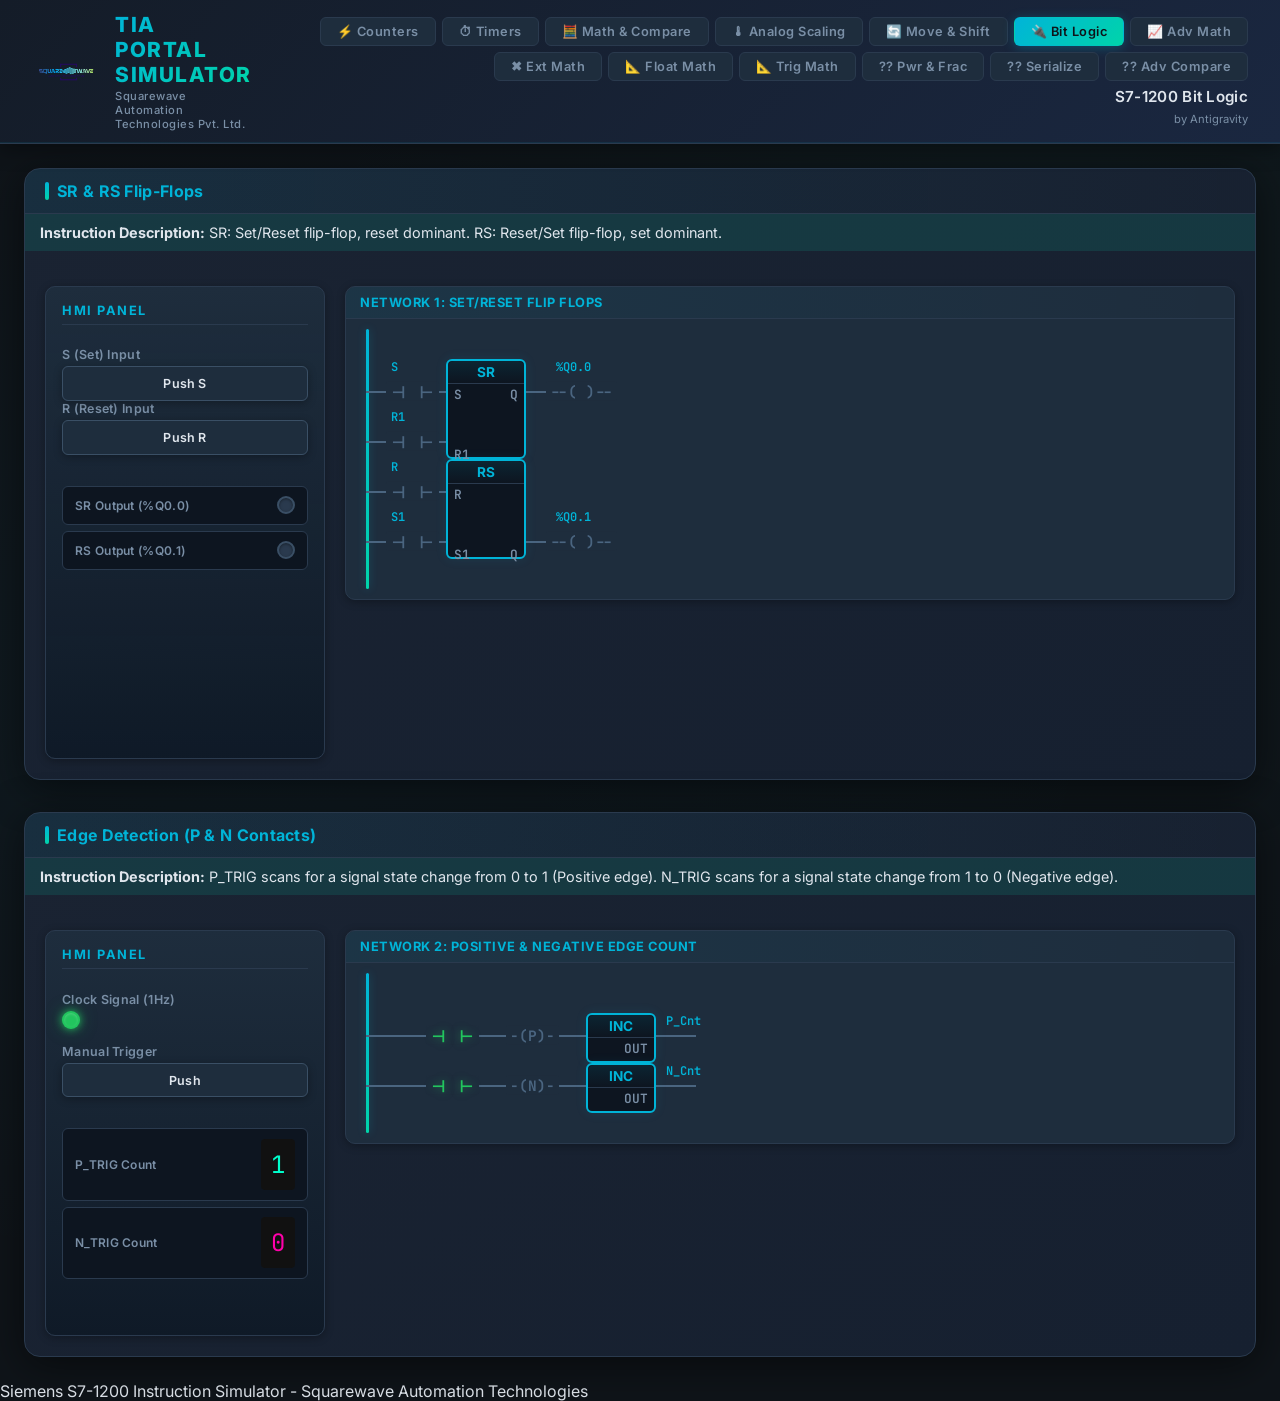
<file: bitlogic.html>
<!DOCTYPE html>
<html lang="en">
<head>
    <meta charset="UTF-8">
    <meta name="viewport" content="width=device-width, initial-scale=1.0">
    <title>S7-1200 Bit Logic Simulator | TIA Portal</title>
    <link rel="stylesheet" href="style.css">
</head>
<body>
    <header>
        <div class="logo" style="display: flex; align-items: center; gap: 15px;">
            <img src="logo.png" alt="Squarewave Logo" onerror="this.style.display='none'">
            <div>
                <h1>TIA PORTAL SIMULATOR</h1>
                <p>Squarewave Automation Technologies Pvt. Ltd.</p>
            </div>
        </div>
        <div class="header-right">
            <div class="nav-links">
                <a href="index.html" class="nav-link inactive">⚡ Counters</a>
                <a href="timers.html" class="nav-link inactive">⏱ Timers</a>
                <a href="dataops.html" class="nav-link inactive">🧮 Math & Compare</a>
                <a href="scale.html" class="nav-link inactive">🌡 Analog Scaling</a>
                <a href="move.html" class="nav-link inactive">🔄 Move & Shift</a>
                <a href="bitlogic.html" class="nav-link active">🔌 Bit Logic</a>
                <a href="advmath.html" class="nav-link inactive">📈 Adv Math</a>
                <a href="extended_math.html" class="nav-link inactive">✖ Ext Math</a>
                <a href="float_math.html" class="nav-link inactive">📐 Float Math</a>
                <a href="trig_math.html" class="nav-link inactive">📐 Trig Math</a>
                <a href="expt_frac.html" class="nav-link inactive">?? Pwr & Frac</a>
                <a href="serialization.html" class="nav-link inactive">?? Serialize</a>
                <a href="adv_compare.html" class="nav-link inactive">?? Adv Compare</a>
            </div>
            <h2>S7-1200 Bit Logic</h2>
            <p style="font-size: 0.7rem; color: var(--text-muted);">by Antigravity</p>
        </div>
    </header>

    <main>
        <section class="module" id="flipflop-module">
            <div class="module-header">
                <h3>SR & RS Flip-Flops</h3>
            </div>
            <div class="instruction-description" style="padding: 10px 15px; background: rgba(0, 255, 204, 0.1); border-left: 4px solid var(--primary); margin-bottom: 15px; font-size: 0.9rem;">
                <strong>Instruction Description:</strong> SR: Set/Reset flip-flop, reset dominant. RS: Reset/Set flip-flop, set dominant.
            </div>
            <div class="module-content">
                <div class="hmi-panel">
                    <h4>HMI Panel</h4>
                    <div class="controls">
                        <div class="input-group">
                            <label>S (Set) Input</label>
                            <button id="sr-set" class="momentary-btn" onmousedown="this.classList.add('active'); updateSR(true, null)" onmouseup="this.classList.remove('active'); updateSR(false, null)" onmouseleave="this.classList.remove('active'); updateSR(false, null)">Push S</button>
                        </div>
                        <div class="input-group">
                            <label>R (Reset) Input</label>
                            <button id="sr-reset" class="momentary-btn" onmousedown="this.classList.add('active'); updateSR(null, true)" onmouseup="this.classList.remove('active'); updateSR(null, false)" onmouseleave="this.classList.remove('active'); updateSR(null, false)">Push R</button>
                        </div>
                    </div>
                    
                    <div class="displays" style="margin-top: 15px;">
                        <div class="display-box">
                            <span class="label">SR Output (%Q0.0)</span>
                            <div class="led" id="sr-led"></div>
                        </div>
                        <div class="display-box">
                            <span class="label">RS Output (%Q0.1)</span>
                            <div class="led" id="rs-led"></div>
                        </div>
                    </div>
                </div>

                <div class="logic-diagram">
                    <div class="network-title">Network 1: Set/Reset Flip Flops</div>
                    <div class="ladder-network" style="height: 280px;">
                        <div class="power-rail"></div>

                        <!-- SR Block -->
                        <div class="wire" style="left: 20px; top: 72px; width: 80px;"></div>
                        <div class="contact-symbol" id="ladder-sr-s" style="left: 40px; top: 72px;">-| |-</div>
                        <div class="tag-address" style="left: 45px; top: 40px;">S</div>

                        <div class="wire" style="left: 20px; top: 122px; width: 80px;"></div>
                        <div class="contact-symbol" id="ladder-sr-r" style="left: 40px; top: 122px;">-| |-</div>
                        <div class="tag-address" style="left: 45px; top: 90px;">R1</div>
                        
                        <div class="instruction-box" style="left: 100px; top: 40px; height: 100px; width: 80px;">
                            <div class="box-title">SR</div>
                            <div class="pin-label pin-left pin-y1">S</div>
                            <div class="pin-label pin-left pin-y3">R1</div>
                            <div class="pin-label pin-right pin-y1">Q</div>
                        </div>

                        <div class="wire" style="left: 180px; top: 72px; width: 60px;"></div>
                        <div class="contact-symbol" id="ladder-sr-coil" style="left: 200px; top: 72px;">--( )--</div>
                        <div class="tag-address" style="left: 210px; top: 40px;">%Q0.0</div>

                        <!-- RS Block -->
                        <div class="wire" style="left: 20px; top: 222px; width: 80px;"></div>
                        <div class="contact-symbol" id="ladder-rs-s" style="left: 40px; top: 222px;">-| |-</div>
                        <div class="tag-address" style="left: 45px; top: 190px;">S1</div>

                        <div class="wire" style="left: 20px; top: 172px; width: 80px;"></div>
                        <div class="contact-symbol" id="ladder-rs-r" style="left: 40px; top: 172px;">-| |-</div>
                        <div class="tag-address" style="left: 45px; top: 140px;">R</div>
                        
                        <div class="instruction-box" style="left: 100px; top: 140px; height: 100px; width: 80px;">
                            <div class="box-title">RS</div>
                            <div class="pin-label pin-left pin-y1">R</div>
                            <div class="pin-label pin-left pin-y3">S1</div>
                            <div class="pin-label pin-right pin-y3">Q</div>
                        </div>

                        <div class="wire" style="left: 180px; top: 222px; width: 60px;"></div>
                        <div class="contact-symbol" id="ladder-rs-coil" style="left: 200px; top: 222px;">--( )--</div>
                        <div class="tag-address" style="left: 210px; top: 190px;">%Q0.1</div>

                    </div>
                </div>
            </div>
        </section>

        <section class="module" id="edge-module">
            <div class="module-header">
                <h3>Edge Detection (P & N Contacts)</h3>
            </div>
            <div class="instruction-description" style="padding: 10px 15px; background: rgba(0, 255, 204, 0.1); border-left: 4px solid var(--primary); margin-bottom: 15px; font-size: 0.9rem;">
                <strong>Instruction Description:</strong> P_TRIG scans for a signal state change from 0 to 1 (Positive edge). N_TRIG scans for a signal state change from 1 to 0 (Negative edge).
            </div>
            <div class="module-content">
                <div class="hmi-panel">
                    <h4>HMI Panel</h4>
                    <div class="controls">
                        <div class="input-group">
                            <label>Clock Signal (1Hz)</label>
                            <div class="led" id="clock-led"></div>
                        </div>
                        <div class="input-group" style="margin-top: 15px;">
                            <label>Manual Trigger</label>
                            <button id="edge-trigger" class="momentary-btn" onmousedown="this.classList.add('active'); updateEdge(true)" onmouseup="this.classList.remove('active'); updateEdge(false)" onmouseleave="this.classList.remove('active'); updateEdge(false)">Push</button>
                        </div>
                    </div>
                    
                    <div class="displays" style="margin-top: 15px;">
                        <div class="display-box">
                            <span class="label">P_TRIG Count</span>
                            <div class="digital-display" id="ptrig-count" style="font-family: 'JetBrains Mono', monospace; font-size: 1.5rem; text-align: right; background: #111; color: #00ffcc; padding: 10px; border-radius: 4px; border: 1px solid var(--border);">0</div>
                        </div>
                        <div class="display-box">
                            <span class="label">N_TRIG Count</span>
                            <div class="digital-display" id="ntrig-count" style="font-family: 'JetBrains Mono', monospace; font-size: 1.5rem; text-align: right; background: #111; color: #ff00aa; padding: 10px; border-radius: 4px; border: 1px solid var(--border);">0</div>
                        </div>
                    </div>
                </div>

                <div class="logic-diagram">
                    <div class="network-title">Network 2: Positive & Negative Edge Count</div>
                    <div class="ladder-network" style="height: 180px;">
                        <div class="power-rail"></div>

                        <!-- P-Trig -->
                        <div class="wire" style="left: 20px; top: 72px; width: 60px;"></div>
                        <div class="contact-symbol" id="ladder-edge-in" style="left: 80px; top: 72px;">-| |-</div>
                        
                        <div class="wire" style="left: 120px; top: 72px; width: 40px;"></div>
                        <div class="contact-symbol" id="ladder-ptrig" style="left: 160px; top: 72px;">-(P)-</div>
                        
                        <div class="wire" style="left: 200px; top: 72px; width: 40px;"></div>
                        <div class="instruction-box" style="left: 240px; top: 50px; height: 50px; width: 70px;">
                            <div class="box-title">INC</div>
                            <div class="pin-label pin-right pin-y1" style="top:25px;">OUT</div>
                        </div>
                        
                        <div class="wire" style="left: 310px; top: 72px; width: 40px;"></div>
                        <div class="tag-address" style="left: 320px; top: 50px;">P_Cnt</div>

                        <!-- N-Trig -->
                        <div class="wire" style="left: 20px; top: 122px; width: 60px;"></div>
                        <div class="contact-symbol" id="ladder-edge-in-n" style="left: 80px; top: 122px;">-| |-</div>
                        
                        <div class="wire" style="left: 120px; top: 122px; width: 40px;"></div>
                        <div class="contact-symbol" id="ladder-ntrig" style="left: 160px; top: 122px;">-(N)-</div>
                        
                        <div class="wire" style="left: 200px; top: 122px; width: 40px;"></div>
                        <div class="instruction-box" style="left: 240px; top: 100px; height: 50px; width: 70px;">
                            <div class="box-title">INC</div>
                            <div class="pin-label pin-right pin-y1" style="top:25px;">OUT</div>
                        </div>

                        <div class="wire" style="left: 310px; top: 122px; width: 40px;"></div>
                        <div class="tag-address" style="left: 320px; top: 100px;">N_Cnt</div>
                    </div>
                </div>
            </div>
        </section>
    </main>

    <footer>
        <p>Siemens S7-1200 Instruction Simulator - Squarewave Automation Technologies</p>
    </footer>

    <script src="bitlogic.js"></script>
</body>
</html>
</file>
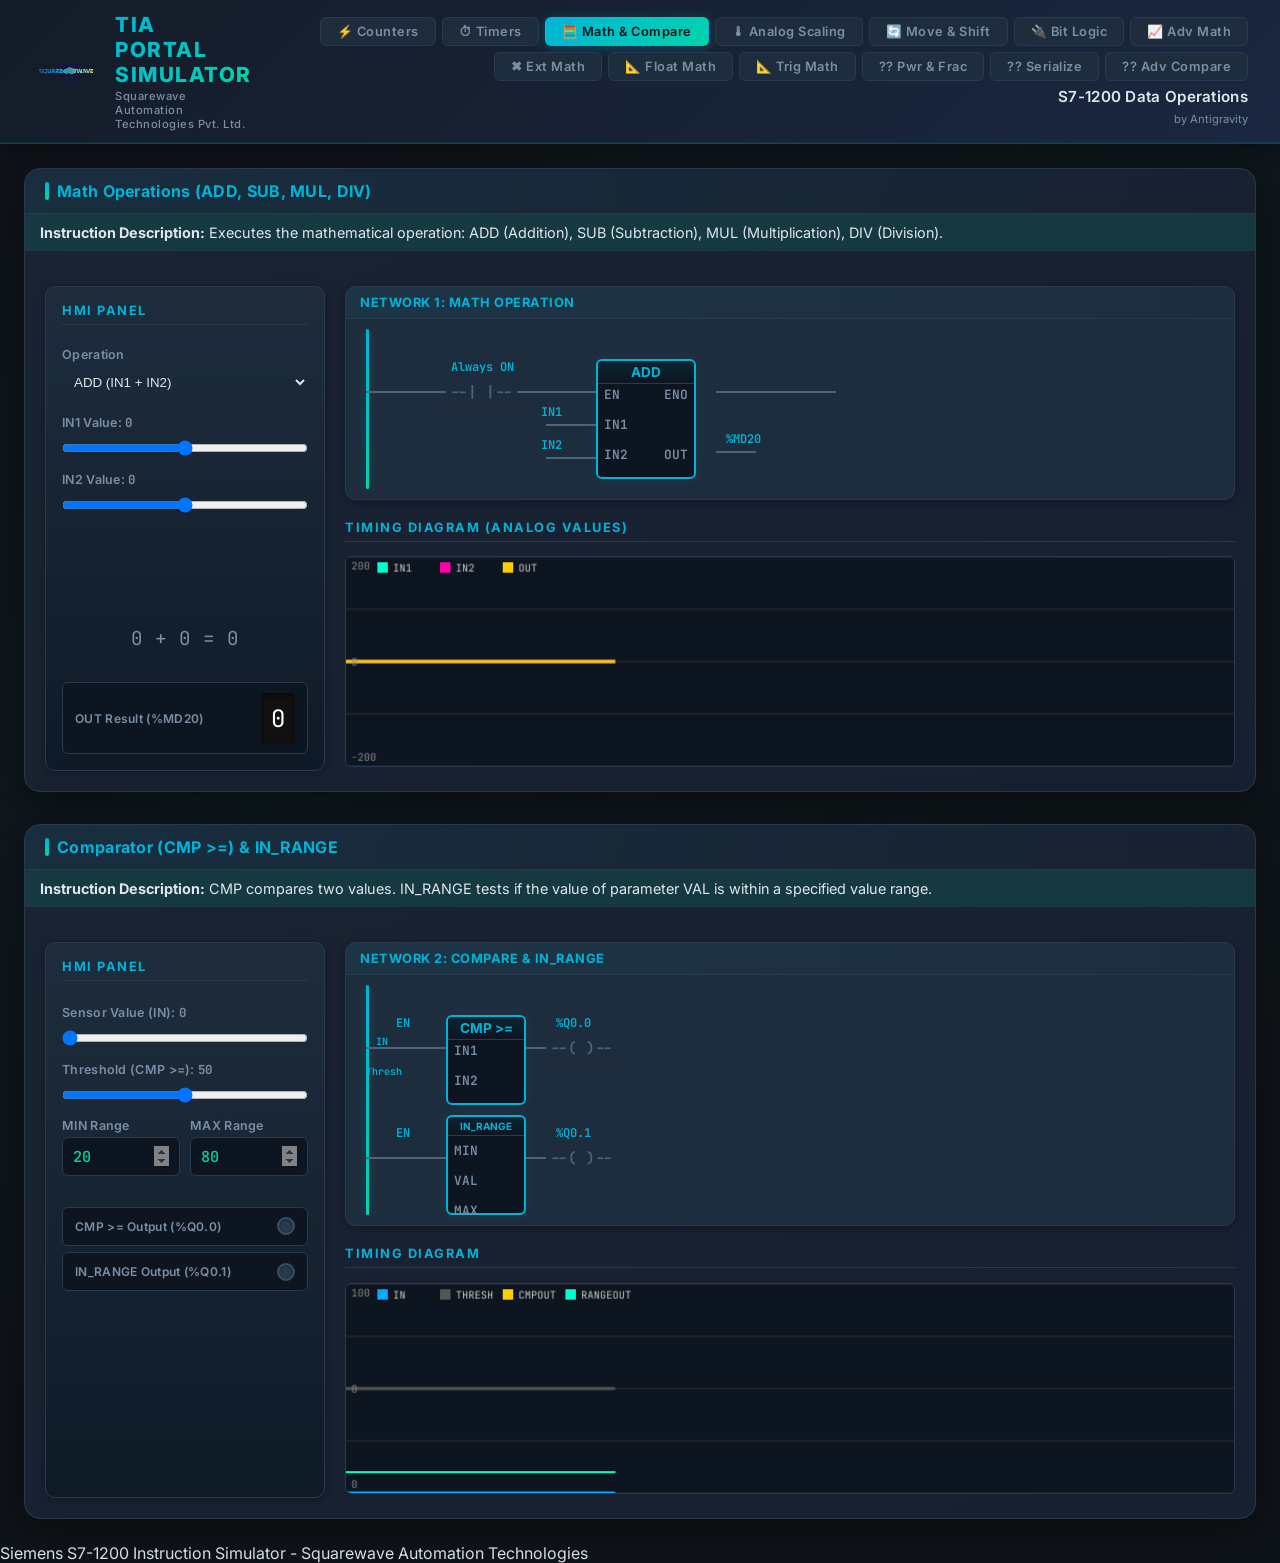
<file: dataops.html>
<!DOCTYPE html>
<html lang="en">
<head>
    <meta charset="UTF-8">
    <meta name="viewport" content="width=device-width, initial-scale=1.0">
    <title>S7-1200 Data Ops Simulator | TIA Portal</title>
    <meta name="description" content="Interactive Siemens S7-1200 PLC Data Operations simulator featuring Math (ADD, SUB, MUL, DIV) and Comparators (IN_RANGE, CMP).">
    <link rel="stylesheet" href="style.css">
    <style>
        .analog-slider {
            width: 100%;
            margin-top: 5px;
            margin-bottom: 15px;
        }
        .analog-value {
            font-family: 'JetBrains Mono', monospace;
            color: var(--accent);
            font-weight: bold;
        }
        .digital-display {
            font-family: 'JetBrains Mono', monospace;
            font-size: 1.5rem;
            color: #fff;
            background: #111;
            padding: 10px;
            border-radius: 4px;
            border: 1px solid var(--border);
            text-align: right;
            box-shadow: inset 0 2px 5px rgba(0,0,0,0.5);
        }
        .digital-display.active-led {
            color: var(--accent);
            text-shadow: 0 0 10px var(--accent);
        }
        .equation {
            font-family: 'JetBrains Mono', monospace;
            font-size: 1.2rem;
            color: var(--text-muted);
            margin: 10px 0;
            text-align: center;
        }
    </style>
</head>
<body>
    <header>
        <div class="logo" style="display: flex; align-items: center; gap: 15px;">
            <img src="logo.png" alt="Squarewave Logo" onerror="this.style.display='none'">
            <div>
                <h1>TIA PORTAL SIMULATOR</h1>
                <p>Squarewave Automation Technologies Pvt. Ltd.</p>
            </div>
        </div>
        <div class="header-right">
            <div class="nav-links">
                <a href="index.html" class="nav-link inactive">⚡ Counters</a>
                <a href="timers.html" class="nav-link inactive">⏱ Timers</a>
                <a href="dataops.html" class="nav-link active">🧮 Math & Compare</a>
                <a href="scale.html" class="nav-link inactive">🌡 Analog Scaling</a>
                <a href="move.html" class="nav-link inactive">🔄 Move & Shift</a>
                <a href="bitlogic.html" class="nav-link inactive">🔌 Bit Logic</a>
                <a href="advmath.html" class="nav-link inactive">📈 Adv Math</a>
                <a href="extended_math.html" class="nav-link inactive">✖ Ext Math</a>
                <a href="float_math.html" class="nav-link inactive">📐 Float Math</a>
                <a href="trig_math.html" class="nav-link inactive">📐 Trig Math</a>
                <a href="expt_frac.html" class="nav-link inactive">?? Pwr & Frac</a>
                <a href="serialization.html" class="nav-link inactive">?? Serialize</a>
                <a href="adv_compare.html" class="nav-link inactive">?? Adv Compare</a>
            </div>
            <h2>S7-1200 Data Operations</h2>
            <p style="font-size: 0.7rem; color: var(--text-muted);">by Antigravity</p>
        </div>
    </header>

    <main>
        <!-- Math Section -->
        <section class="module" id="math-module">
            <div class="module-header">
                <h3>Math Operations (ADD, SUB, MUL, DIV)</h3>
            </div>
            <div class="instruction-description" style="padding: 10px 15px; background: rgba(0, 255, 204, 0.1); border-left: 4px solid var(--primary); margin-bottom: 15px; font-size: 0.9rem;">
                <strong>Instruction Description:</strong> Executes the mathematical operation: ADD (Addition), SUB (Subtraction), MUL (Multiplication), DIV (Division).
            </div>
            
            <div class="module-content">
                <div class="hmi-panel">
                    <h4>HMI Panel</h4>
                    <div class="controls">
                        <div class="input-group">
                            <label>Operation</label>
                            <select id="math-op" style="width: 100%; padding: 8px; margin-bottom: 15px; background: var(--bg-dark); color: var(--text-light); border: 1px solid var(--border); border-radius: 4px;">
                                <option value="ADD">ADD (IN1 + IN2)</option>
                                <option value="SUB">SUB (IN1 - IN2)</option>
                                <option value="MUL">MUL (IN1 * IN2)</option>
                                <option value="DIV">DIV (IN1 / IN2)</option>
                            </select>
                        </div>
                        <div class="input-group">
                            <label>IN1 Value: <span id="math-in1-val" class="analog-value">0</span></label>
                            <input type="range" id="math-in1" class="analog-slider" min="-100" max="100" value="0">
                        </div>
                        <div class="input-group">
                            <label>IN2 Value: <span id="math-in2-val" class="analog-value">0</span></label>
                            <input type="range" id="math-in2" class="analog-slider" min="-100" max="100" value="0">
                        </div>
                    </div>
                    
                    <div class="displays">
                        <div class="equation" id="math-equation">0 + 0 = 0</div>
                        <div class="display-box" style="margin-top: 15px;">
                            <span class="label">OUT Result (%MD20)</span>
                            <div class="digital-display" id="math-out">0</div>
                        </div>
                    </div>
                </div>
                
                <div class="logic-diagram">
                    <div class="network-title">Network 1: Math Operation</div>
                    <div class="ladder-network" style="height: 180px;">
                        <div class="power-rail"></div>

                        <!-- EN Wire -->
                        <div class="wire" style="left: 20px; top: 72px; width: 230px;"></div>
                        <div class="tag-address" style="left: 105px; top: 40px;">Always ON</div>
                        <div class="contact-symbol" style="left: 100px; top: 72px;">--| |--</div>

                        <!-- IN1 -->
                        <div class="wire" style="left: 200px; top: 105px; width: 50px;"></div>
                        <div class="tag-address" style="left: 195px; top: 85px;">IN1</div>

                        <!-- IN2 -->
                        <div class="wire" style="left: 200px; top: 138px; width: 50px;"></div>
                        <div class="tag-address" style="left: 195px; top: 118px;">IN2</div>

                        <!-- Instruction Block -->
                        <div class="instruction-box" style="left: 250px; top: 40px; height: 120px; width: 100px;">
                            <div class="box-title" id="ladder-math-title">ADD</div>
                            <div class="pin-label pin-left pin-y1">EN</div>
                            <div class="pin-label pin-left pin-y2">IN1</div>
                            <div class="pin-label pin-left pin-y3">IN2</div>
                            
                            <div class="pin-label pin-right pin-y1">ENO</div>
                            <div class="pin-label pin-right pin-y3">OUT</div>
                        </div>

                        <!-- ENO Wire -->
                        <div class="wire" style="left: 370px; top: 72px; width: 120px;"></div>
                        
                        <!-- OUT Wire -->
                        <div class="wire" style="left: 370px; top: 132px; width: 40px;"></div>
                        <div class="tag-address" style="left: 380px; top: 112px;">%MD20</div>
                    </div>
                </div>
                
                <div class="visualization-panel">
                    <h4>Timing Diagram (Analog Values)</h4>
                    <canvas id="math-canvas"></canvas>
                </div>
            </div>
        </section>

        <!-- Comparator Section -->
        <section class="module" id="cmp-module">
            <div class="module-header">
                <h3>Comparator (CMP >=) & IN_RANGE</h3>
            </div>
            <div class="instruction-description" style="padding: 10px 15px; background: rgba(0, 255, 204, 0.1); border-left: 4px solid var(--primary); margin-bottom: 15px; font-size: 0.9rem;">
                <strong>Instruction Description:</strong> CMP compares two values. IN_RANGE tests if the value of parameter VAL is within a specified value range.
            </div>
            
            <div class="module-content">
                <div class="hmi-panel">
                    <h4>HMI Panel</h4>
                    <div class="controls">
                        <div class="input-group">
                            <label>Sensor Value (IN): <span id="cmp-in-val" class="analog-value">0</span></label>
                            <input type="range" id="cmp-in" class="analog-slider" min="0" max="100" value="0">
                        </div>
                        <div class="input-group">
                            <label>Threshold (CMP >=): <span id="cmp-thresh-val" class="analog-value">50</span></label>
                            <input type="range" id="cmp-thresh" class="analog-slider" min="0" max="100" value="50">
                        </div>
                        <div style="display:flex; gap:10px;">
                            <div class="input-group" style="flex:1;">
                                <label>MIN Range</label>
                                <input type="number" id="cmp-min" value="20" style="width:100%">
                            </div>
                            <div class="input-group" style="flex:1;">
                                <label>MAX Range</label>
                                <input type="number" id="cmp-max" value="80" style="width:100%">
                            </div>
                        </div>
                    </div>
                    
                    <div class="displays" style="margin-top: 15px;">
                        <div class="display-box">
                            <span class="label">CMP >= Output (%Q0.0)</span>
                            <div class="led" id="cmp-led"></div>
                        </div>
                        <div class="display-box">
                            <span class="label">IN_RANGE Output (%Q0.1)</span>
                            <div class="led" id="range-led"></div>
                        </div>
                    </div>
                </div>
                
                <div class="logic-diagram">
                    <div class="network-title">Network 2: Compare & IN_RANGE</div>
                    <div class="ladder-network" style="height: 250px;">
                        <div class="power-rail"></div>

                        <!-- CMP >= Block -->
                        <div class="wire" style="left: 20px; top: 72px; width: 80px;"></div>
                        <div class="tag-address" style="left: 50px; top: 40px;">EN</div>
                        
                        <div class="instruction-box" style="left: 100px; top: 40px; width: 80px; height: 90px;">
                            <div class="box-title">CMP >=</div>
                            <div class="pin-label pin-left pin-y1">IN1</div>
                            <div class="pin-label pin-left pin-y2">IN2</div>
                        </div>

                        <div class="wire" style="left: 180px; top: 72px; width: 80px;"></div>
                        <div class="tag-address" style="left: 210px; top: 40px;">%Q0.0</div>
                        <div class="contact-symbol" id="ladder-cmp-coil" style="left: 200px; top: 72px;">--( )--</div>

                        <div class="tag-address" style="left: 30px; top: 60px; font-size:10px;">IN</div>
                        <div class="tag-address" style="left: 20px; top: 90px; font-size:10px;">Thresh</div>

                        <!-- IN_RANGE Block -->
                        <div class="wire" style="left: 20px; top: 182px; width: 80px;"></div>
                        <div class="tag-address" style="left: 50px; top: 150px;">EN</div>
                        
                        <div class="instruction-box" style="left: 100px; top: 140px; width: 80px; height: 100px;">
                            <div class="box-title" style="font-size:10px;">IN_RANGE</div>
                            <div class="pin-label pin-left pin-y1">MIN</div>
                            <div class="pin-label pin-left pin-y2">VAL</div>
                            <div class="pin-label pin-left pin-y3">MAX</div>
                        </div>

                        <div class="wire" style="left: 180px; top: 182px; width: 80px;"></div>
                        <div class="tag-address" style="left: 210px; top: 150px;">%Q0.1</div>
                        <div class="contact-symbol" id="ladder-range-coil" style="left: 200px; top: 182px;">--( )--</div>
                    </div>
                </div>
                
                <div class="visualization-panel">
                    <h4>Timing Diagram</h4>
                    <canvas id="cmp-canvas"></canvas>
                </div>
            </div>
        </section>

    </main>

    <footer>
        <p>Siemens S7-1200 Instruction Simulator - Squarewave Automation Technologies</p>
    </footer>

    <script src="dataops.js"></script>
</body>
</html>
</file>
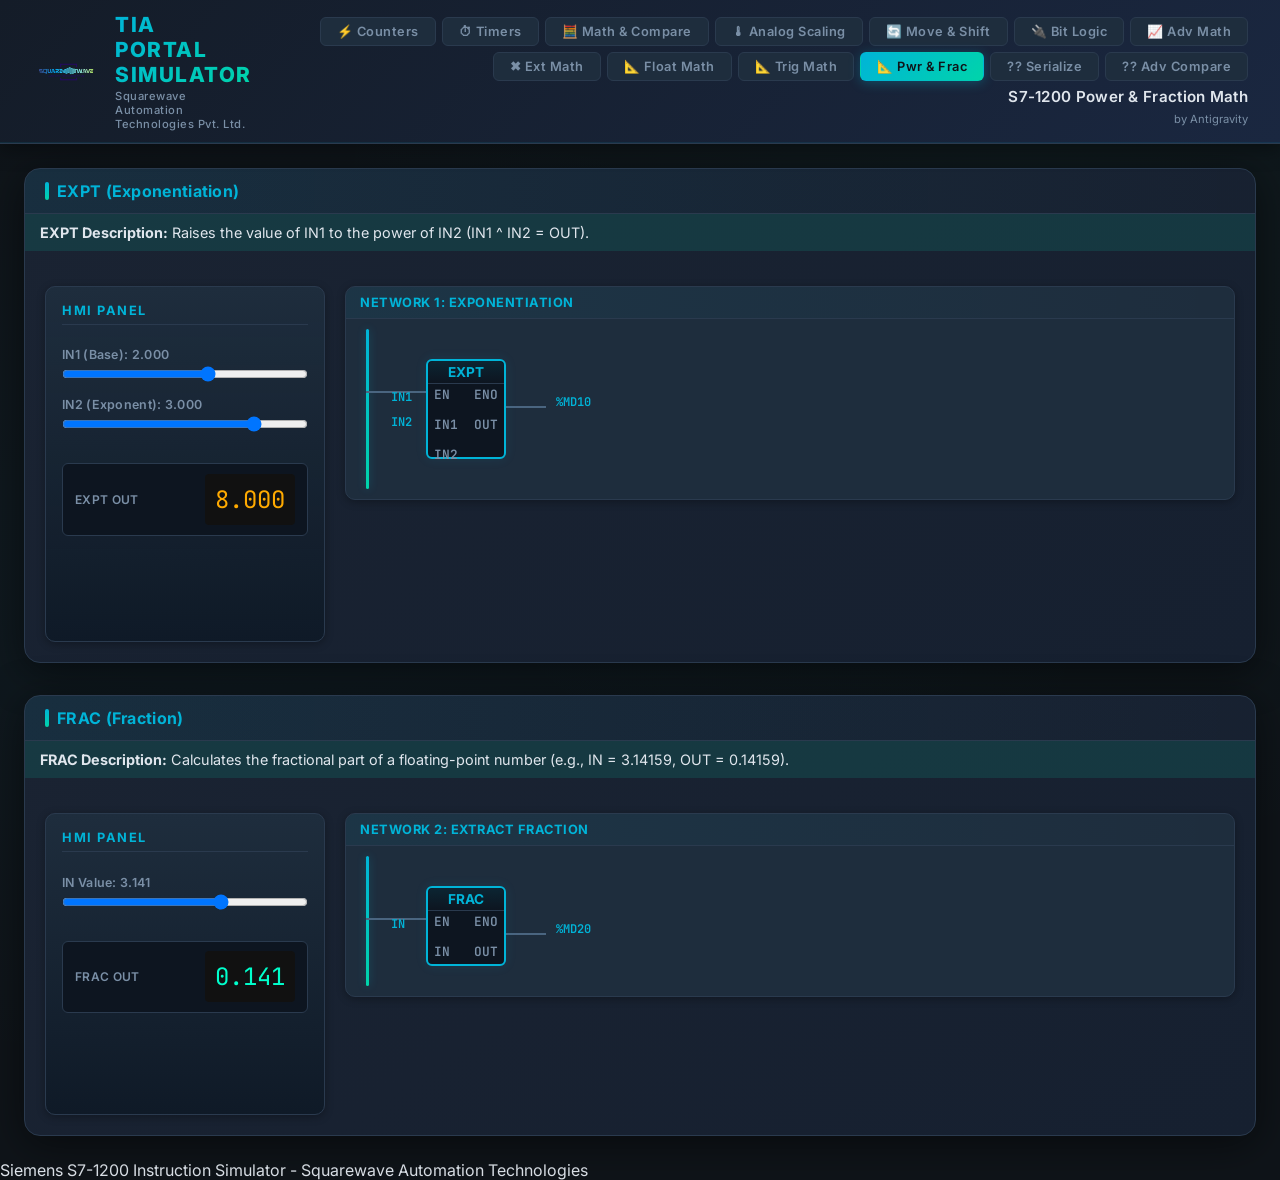
<file: expt_frac.html>
<!DOCTYPE html>
<html lang="en">
<head>
    <meta charset="UTF-8">
    <meta name="viewport" content="width=device-width, initial-scale=1.0">
    <title>S7-1200 Power & Fraction Math Simulator | TIA Portal</title>
    <link rel="stylesheet" href="style.css">
</head>
<body>
    <header>
        <div class="logo" style="display: flex; align-items: center; gap: 15px;">
            <img src="logo.png" alt="Squarewave Logo" onerror="this.style.display='none'">
            <div>
                <h1>TIA PORTAL SIMULATOR</h1>
                <p>Squarewave Automation Technologies Pvt. Ltd.</p>
            </div>
        </div>
        <div class="header-right">
            <div class="nav-links">
                <a href="index.html" class="nav-link inactive">⚡ Counters</a>
                <a href="timers.html" class="nav-link inactive">⏱ Timers</a>
                <a href="dataops.html" class="nav-link inactive">🧮 Math & Compare</a>
                <a href="scale.html" class="nav-link inactive">🌡 Analog Scaling</a>
                <a href="move.html" class="nav-link inactive">🔄 Move & Shift</a>
                <a href="bitlogic.html" class="nav-link inactive">🔌 Bit Logic</a>
                <a href="advmath.html" class="nav-link inactive">📈 Adv Math</a>
                <a href="extended_math.html" class="nav-link inactive">✖ Ext Math</a>
                <a href="float_math.html" class="nav-link inactive">📐 Float Math</a>
                <a href="trig_math.html" class="nav-link inactive">📐 Trig Math</a>
                <a href="expt_frac.html" class="nav-link active">📐 Pwr & Frac</a>
                <a href="serialization.html" class="nav-link inactive">?? Serialize</a>
                <a href="adv_compare.html" class="nav-link inactive">?? Adv Compare</a>
            </div>
            <h2>S7-1200 Power & Fraction Math</h2>
            <p style="font-size: 0.7rem; color: var(--text-muted);">by Antigravity</p>
        </div>
    </header>

    <main>
        <!-- EXPT -->
        <section class="module" id="expt-module">
            <div class="module-header">
                <h3>EXPT (Exponentiation)</h3>
            </div>
            <div class="instruction-description" style="padding: 10px 15px; background: rgba(0, 255, 204, 0.1); border-left: 4px solid var(--primary); margin-bottom: 15px; font-size: 0.9rem;">
                <strong>EXPT Description:</strong> Raises the value of IN1 to the power of IN2 (IN1 ^ IN2 = OUT).
            </div>
            <div class="module-content">
                <div class="hmi-panel">
                    <h4>HMI Panel</h4>
                    <div class="controls">
                        <div class="input-group">
                            <label>IN1 (Base): <span id="expt-in1-val" class="analog-value">2.0</span></label>
                            <input type="range" id="expt-in1" class="analog-slider" min="-10" max="10" step="0.5" value="2.0">
                        </div>
                        <div class="input-group" style="margin-top: 15px;">
                            <label>IN2 (Exponent): <span id="expt-in2-val" class="analog-value">3.0</span></label>
                            <input type="range" id="expt-in2" class="analog-slider" min="-5" max="5" step="0.5" value="3.0">
                        </div>
                    </div>
                    
                    <div class="displays" style="margin-top: 15px; display: grid; grid-template-columns: 1fr; gap: 15px;">
                        <div class="display-box">
                            <span class="label">EXPT OUT</span>
                            <div class="digital-display" id="expt-out" style="font-family: 'JetBrains Mono', monospace; font-size: 1.5rem; text-align: right; background: #111; color: #ffaa00; padding: 10px; border-radius: 4px; border: 1px solid var(--border);">8.000</div>
                        </div>
                    </div>
                </div>

                <div class="logic-diagram">
                    <div class="network-title">Network 1: Exponentiation</div>
                    <div class="ladder-network" style="height: 180px;">
                        <div class="power-rail"></div>

                        <div class="wire" style="left: 20px; top: 72px; width: 60px;"></div>
                        
                        <div class="instruction-box" style="left: 80px; top: 40px; height: 100px; width: 80px;">
                            <div class="box-title">EXPT</div>
                            <div class="pin-label pin-left pin-y1">EN</div>
                            <div class="pin-label pin-left pin-y2">IN1</div>
                            <div class="pin-label pin-left pin-y3">IN2</div>
                            <div class="pin-label pin-right pin-y1">ENO</div>
                            <div class="pin-label pin-right pin-y2">OUT</div>
                        </div>
                        
                        <div class="wire" style="left: 160px; top: 87px; width: 40px;"></div>
                        <div class="tag-address" style="left: 210px; top: 75px;">%MD10</div>

                        <div class="tag-address" style="left: 45px; top: 70px;">IN1</div>
                        <div class="tag-address" style="left: 45px; top: 95px;">IN2</div>
                    </div>
                </div>
            </div>
        </section>

        <!-- FRAC -->
        <section class="module" id="frac-module">
            <div class="module-header">
                <h3>FRAC (Fraction)</h3>
            </div>
            <div class="instruction-description" style="padding: 10px 15px; background: rgba(0, 255, 204, 0.1); border-left: 4px solid var(--primary); margin-bottom: 15px; font-size: 0.9rem;">
                <strong>FRAC Description:</strong> Calculates the fractional part of a floating-point number (e.g., IN = 3.14159, OUT = 0.14159).
            </div>
            <div class="module-content">
                <div class="hmi-panel">
                    <h4>HMI Panel</h4>
                    <div class="controls">
                        <div class="input-group">
                            <label>IN Value: <span id="frac-in-val" class="analog-value">3.141</span></label>
                            <input type="range" id="frac-in" class="analog-slider" min="-10" max="10" step="0.001" value="3.141">
                        </div>
                    </div>
                    
                    <div class="displays" style="margin-top: 15px; display: grid; grid-template-columns: 1fr; gap: 15px;">
                        <div class="display-box">
                            <span class="label">FRAC OUT</span>
                            <div class="digital-display" id="frac-out" style="font-family: 'JetBrains Mono', monospace; font-size: 1.5rem; text-align: right; background: #111; color: #00ffcc; padding: 10px; border-radius: 4px; border: 1px solid var(--border);">0.141</div>
                        </div>
                    </div>
                </div>

                <div class="logic-diagram">
                    <div class="network-title">Network 2: Extract Fraction</div>
                    <div class="ladder-network" style="height: 150px;">
                        <div class="power-rail"></div>

                        <div class="wire" style="left: 20px; top: 72px; width: 60px;"></div>
                        
                        <div class="instruction-box" style="left: 80px; top: 40px; height: 80px; width: 80px;">
                            <div class="box-title">FRAC</div>
                            <div class="pin-label pin-left pin-y1">EN</div>
                            <div class="pin-label pin-left pin-y2">IN</div>
                            <div class="pin-label pin-right pin-y1">ENO</div>
                            <div class="pin-label pin-right pin-y2">OUT</div>
                        </div>
                        
                        <div class="wire" style="left: 160px; top: 87px; width: 40px;"></div>
                        <div class="tag-address" style="left: 210px; top: 75px;">%MD20</div>

                        <div class="tag-address" style="left: 45px; top: 70px;">IN</div>
                    </div>
                </div>
            </div>
        </section>
    </main>

    <footer>
        <p>Siemens S7-1200 Instruction Simulator - Squarewave Automation Technologies</p>
    </footer>

    <script src="expt_frac.js"></script>
</body>
</html>
</file>
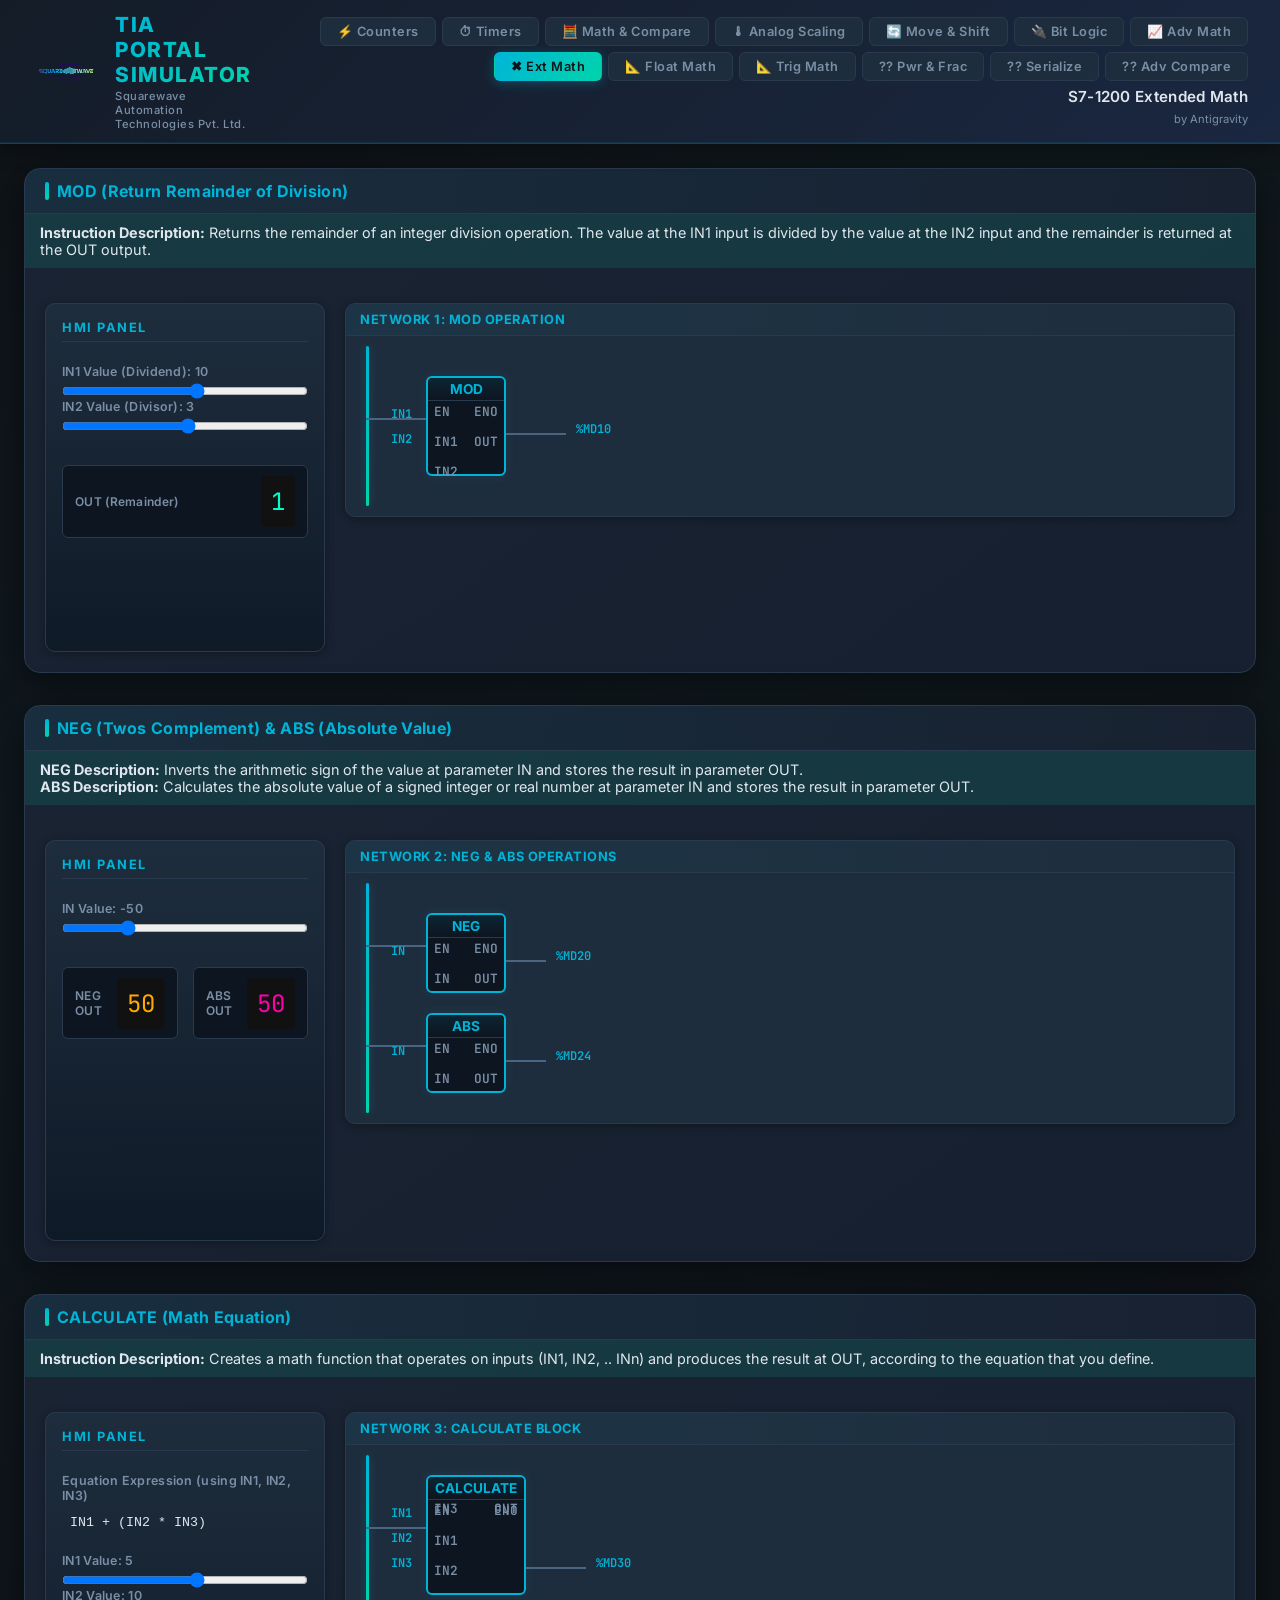
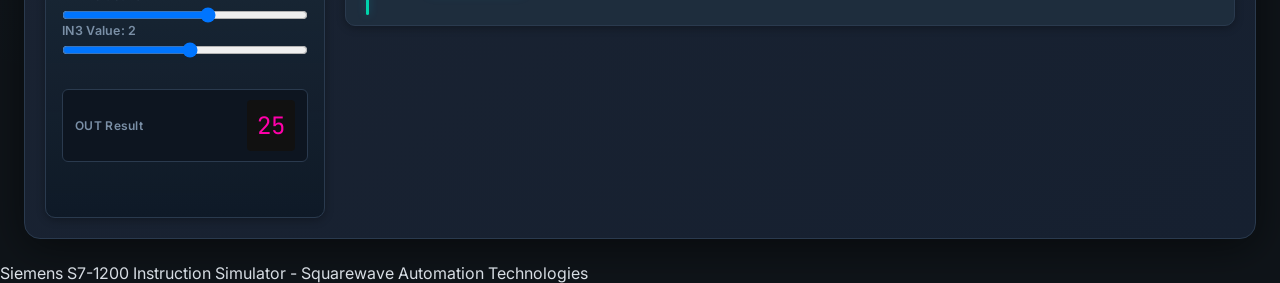
<file: extended_math.html>
<!DOCTYPE html>
<html lang="en">
<head>
    <meta charset="UTF-8">
    <meta name="viewport" content="width=device-width, initial-scale=1.0">
    <title>S7-1200 Extended Math Simulator | TIA Portal</title>
    <link rel="stylesheet" href="style.css">
</head>
<body>
    <header>
        <div class="logo" style="display: flex; align-items: center; gap: 15px;">
            <img src="logo.png" alt="Squarewave Logo" onerror="this.style.display='none'">
            <div>
                <h1>TIA PORTAL SIMULATOR</h1>
                <p>Squarewave Automation Technologies Pvt. Ltd.</p>
            </div>
        </div>
        <div class="header-right">
            <div class="nav-links">
                <a href="index.html" class="nav-link inactive">⚡ Counters</a>
                <a href="timers.html" class="nav-link inactive">⏱ Timers</a>
                <a href="dataops.html" class="nav-link inactive">🧮 Math & Compare</a>
                <a href="scale.html" class="nav-link inactive">🌡 Analog Scaling</a>
                <a href="move.html" class="nav-link inactive">🔄 Move & Shift</a>
                <a href="bitlogic.html" class="nav-link inactive">🔌 Bit Logic</a>
                <a href="advmath.html" class="nav-link inactive">📈 Adv Math</a>
                <a href="extended_math.html" class="nav-link active">✖ Ext Math</a>
                <a href="float_math.html" class="nav-link inactive">📐 Float Math</a>
                <a href="trig_math.html" class="nav-link inactive">📐 Trig Math</a>
                <a href="expt_frac.html" class="nav-link inactive">?? Pwr & Frac</a>
                <a href="serialization.html" class="nav-link inactive">?? Serialize</a>
                <a href="adv_compare.html" class="nav-link inactive">?? Adv Compare</a>
            </div>
            <h2>S7-1200 Extended Math</h2>
            <p style="font-size: 0.7rem; color: var(--text-muted);">by Antigravity</p>
        </div>
    </header>

    <main>
        <!-- MOD -->
        <section class="module" id="mod-module">
            <div class="module-header">
                <h3>MOD (Return Remainder of Division)</h3>
            </div>
            <div class="instruction-description" style="padding: 10px 15px; background: rgba(0, 255, 204, 0.1); border-left: 4px solid var(--primary); margin-bottom: 15px; font-size: 0.9rem;">
                <strong>Instruction Description:</strong> Returns the remainder of an integer division operation. The value at the IN1 input is divided by the value at the IN2 input and the remainder is returned at the OUT output.
            </div>
            <div class="module-content">
                <div class="hmi-panel">
                    <h4>HMI Panel</h4>
                    <div class="controls">
                        <div class="input-group">
                            <label>IN1 Value (Dividend): <span id="mod-in1-val" class="analog-value">10</span></label>
                            <input type="range" id="mod-in1" class="analog-slider" min="-100" max="100" value="10">
                        </div>
                        <div class="input-group">
                            <label>IN2 Value (Divisor): <span id="mod-in2-val" class="analog-value">3</span></label>
                            <input type="range" id="mod-in2" class="analog-slider" min="-100" max="100" value="3">
                        </div>
                    </div>
                    
                    <div class="displays" style="margin-top: 15px;">
                        <div class="display-box">
                            <span class="label">OUT (Remainder)</span>
                            <div class="digital-display" id="mod-out" style="font-family: 'JetBrains Mono', monospace; font-size: 1.5rem; text-align: right; background: #111; color: #00ffcc; padding: 10px; border-radius: 4px; border: 1px solid var(--border);">1</div>
                        </div>
                    </div>
                </div>

                <div class="logic-diagram">
                    <div class="network-title">Network 1: MOD Operation</div>
                    <div class="ladder-network" style="height: 180px;">
                        <div class="power-rail"></div>

                        <div class="wire" style="left: 20px; top: 82px; width: 60px;"></div>
                        
                        <div class="instruction-box" style="left: 80px; top: 40px; height: 100px; width: 80px;">
                            <div class="box-title">MOD</div>
                            <div class="pin-label pin-left pin-y1">EN</div>
                            <div class="pin-label pin-left pin-y2">IN1</div>
                            <div class="pin-label pin-left pin-y3">IN2</div>
                            <div class="pin-label pin-right pin-y1">ENO</div>
                            <div class="pin-label pin-right pin-y2">OUT</div>
                        </div>

                        <div class="wire" style="left: 160px; top: 97px; width: 60px;"></div>
                        <div class="tag-address" style="left: 230px; top: 85px;">%MD10</div>

                        <div class="tag-address" style="left: 45px; top: 70px;">IN1</div>
                        <div class="tag-address" style="left: 45px; top: 95px;">IN2</div>
                    </div>
                </div>
            </div>
        </section>

        <!-- NEG & ABS -->
        <section class="module" id="neg-abs-module">
            <div class="module-header">
                <h3>NEG (Twos Complement) & ABS (Absolute Value)</h3>
            </div>
            <div class="instruction-description" style="padding: 10px 15px; background: rgba(0, 255, 204, 0.1); border-left: 4px solid var(--primary); margin-bottom: 15px; font-size: 0.9rem;">
                <strong>NEG Description:</strong> Inverts the arithmetic sign of the value at parameter IN and stores the result in parameter OUT.<br>
                <strong>ABS Description:</strong> Calculates the absolute value of a signed integer or real number at parameter IN and stores the result in parameter OUT.
            </div>
            <div class="module-content">
                <div class="hmi-panel">
                    <h4>HMI Panel</h4>
                    <div class="controls">
                        <div class="input-group">
                            <label>IN Value: <span id="neg-abs-in-val" class="analog-value">-50</span></label>
                            <input type="range" id="neg-abs-in" class="analog-slider" min="-100" max="100" value="-50">
                        </div>
                    </div>
                    
                    <div class="displays" style="margin-top: 15px; display: grid; grid-template-columns: 1fr 1fr; gap: 15px;">
                        <div class="display-box">
                            <span class="label">NEG OUT</span>
                            <div class="digital-display" id="neg-out" style="font-family: 'JetBrains Mono', monospace; font-size: 1.5rem; text-align: right; background: #111; color: #ffaa00; padding: 10px; border-radius: 4px; border: 1px solid var(--border);">50</div>
                        </div>
                        <div class="display-box">
                            <span class="label">ABS OUT</span>
                            <div class="digital-display" id="abs-out" style="font-family: 'JetBrains Mono', monospace; font-size: 1.5rem; text-align: right; background: #111; color: #ff00aa; padding: 10px; border-radius: 4px; border: 1px solid var(--border);">50</div>
                        </div>
                    </div>
                </div>

                <div class="logic-diagram">
                    <div class="network-title">Network 2: NEG & ABS Operations</div>
                    <div class="ladder-network" style="height: 250px;">
                        <div class="power-rail"></div>

                        <!-- NEG Block -->
                        <div class="wire" style="left: 20px; top: 72px; width: 60px;"></div>
                        
                        <div class="instruction-box" style="left: 80px; top: 40px; height: 80px; width: 80px;">
                            <div class="box-title">NEG</div>
                            <div class="pin-label pin-left pin-y1">EN</div>
                            <div class="pin-label pin-left pin-y2">IN</div>
                            <div class="pin-label pin-right pin-y1">ENO</div>
                            <div class="pin-label pin-right pin-y2">OUT</div>
                        </div>
                        
                        <div class="wire" style="left: 160px; top: 87px; width: 40px;"></div>
                        <div class="tag-address" style="left: 210px; top: 75px;">%MD20</div>

                        <div class="tag-address" style="left: 45px; top: 70px;">IN</div>

                        <!-- ABS Block -->
                        <div class="wire" style="left: 20px; top: 172px; width: 60px;"></div>
                        
                        <div class="instruction-box" style="left: 80px; top: 140px; height: 80px; width: 80px;">
                            <div class="box-title">ABS</div>
                            <div class="pin-label pin-left pin-y1">EN</div>
                            <div class="pin-label pin-left pin-y2">IN</div>
                            <div class="pin-label pin-right pin-y1">ENO</div>
                            <div class="pin-label pin-right pin-y2">OUT</div>
                        </div>
                        
                        <div class="wire" style="left: 160px; top: 187px; width: 40px;"></div>
                        <div class="tag-address" style="left: 210px; top: 175px;">%MD24</div>

                        <div class="tag-address" style="left: 45px; top: 170px;">IN</div>

                    </div>
                </div>
            </div>
        </section>

        <!-- CALCULATE -->
        <section class="module" id="calculate-module">
            <div class="module-header">
                <h3>CALCULATE (Math Equation)</h3>
            </div>
            <div class="instruction-description" style="padding: 10px 15px; background: rgba(0, 255, 204, 0.1); border-left: 4px solid var(--primary); margin-bottom: 15px; font-size: 0.9rem;">
                <strong>Instruction Description:</strong> Creates a math function that operates on inputs (IN1, IN2, .. INn) and produces the result at OUT, according to the equation that you define.
            </div>
            <div class="module-content">
                <div class="hmi-panel">
                    <h4>HMI Panel</h4>
                    <div class="controls">
                        <div class="input-group">
                            <label>Equation Expression (using IN1, IN2, IN3)</label>
                            <input type="text" id="calc-expression" value="IN1 + (IN2 * IN3)" style="width: 100%; padding: 8px; margin-bottom: 15px; background: var(--bg-dark); color: var(--text-light); border: 1px solid var(--border); border-radius: 4px; font-family: monospace;">
                        </div>
                        <div class="input-group">
                            <label>IN1 Value: <span id="calc-in1-val" class="analog-value">5</span></label>
                            <input type="range" id="calc-in1" class="analog-slider" min="-50" max="50" value="5">
                        </div>
                        <div class="input-group">
                            <label>IN2 Value: <span id="calc-in2-val" class="analog-value">10</span></label>
                            <input type="range" id="calc-in2" class="analog-slider" min="-50" max="50" value="10">
                        </div>
                        <div class="input-group">
                            <label>IN3 Value: <span id="calc-in3-val" class="analog-value">2</span></label>
                            <input type="range" id="calc-in3" class="analog-slider" min="-50" max="50" value="2">
                        </div>
                    </div>
                    
                    <div class="displays" style="margin-top: 15px;">
                        <div class="display-box">
                            <span class="label">OUT Result</span>
                            <div class="digital-display" id="calc-out" style="font-family: 'JetBrains Mono', monospace; font-size: 1.5rem; text-align: right; background: #111; color: #ff00aa; padding: 10px; border-radius: 4px; border: 1px solid var(--border);">25</div>
                        </div>
                    </div>
                </div>

                <div class="logic-diagram">
                    <div class="network-title">Network 3: CALCULATE Block</div>
                    <div class="ladder-network" style="height: 180px;">
                        <div class="power-rail"></div>

                        <div class="wire" style="left: 20px; top: 82px; width: 60px;"></div>
                        
                        <div class="instruction-box" style="left: 80px; top: 30px; height: 120px; width: 100px;">
                            <div class="box-title">CALCULATE</div>
                            <div class="pin-label pin-left pin-y1">EN</div>
                            <div class="pin-label pin-left pin-y2">IN1</div>
                            <div class="pin-label pin-left pin-y3">IN2</div>
                            <div class="pin-label pin-left pin-y4">IN3</div>
                            <div class="pin-label pin-right pin-y1">ENO</div>
                            <div class="pin-label pin-right pin-y4">OUT</div>
                        </div>

                        <div class="wire" style="left: 180px; top: 122px; width: 60px;"></div>
                        <div class="tag-address" style="left: 250px; top: 110px;">%MD30</div>

                        <div class="tag-address" style="left: 45px; top: 60px;">IN1</div>
                        <div class="tag-address" style="left: 45px; top: 85px;">IN2</div>
                        <div class="tag-address" style="left: 45px; top: 110px;">IN3</div>
                    </div>
                </div>
            </div>
        </section>
    </main>

    <footer>
        <p>Siemens S7-1200 Instruction Simulator - Squarewave Automation Technologies</p>
    </footer>

    <script src="extended_math.js"></script>
</body>
</html>
</file>
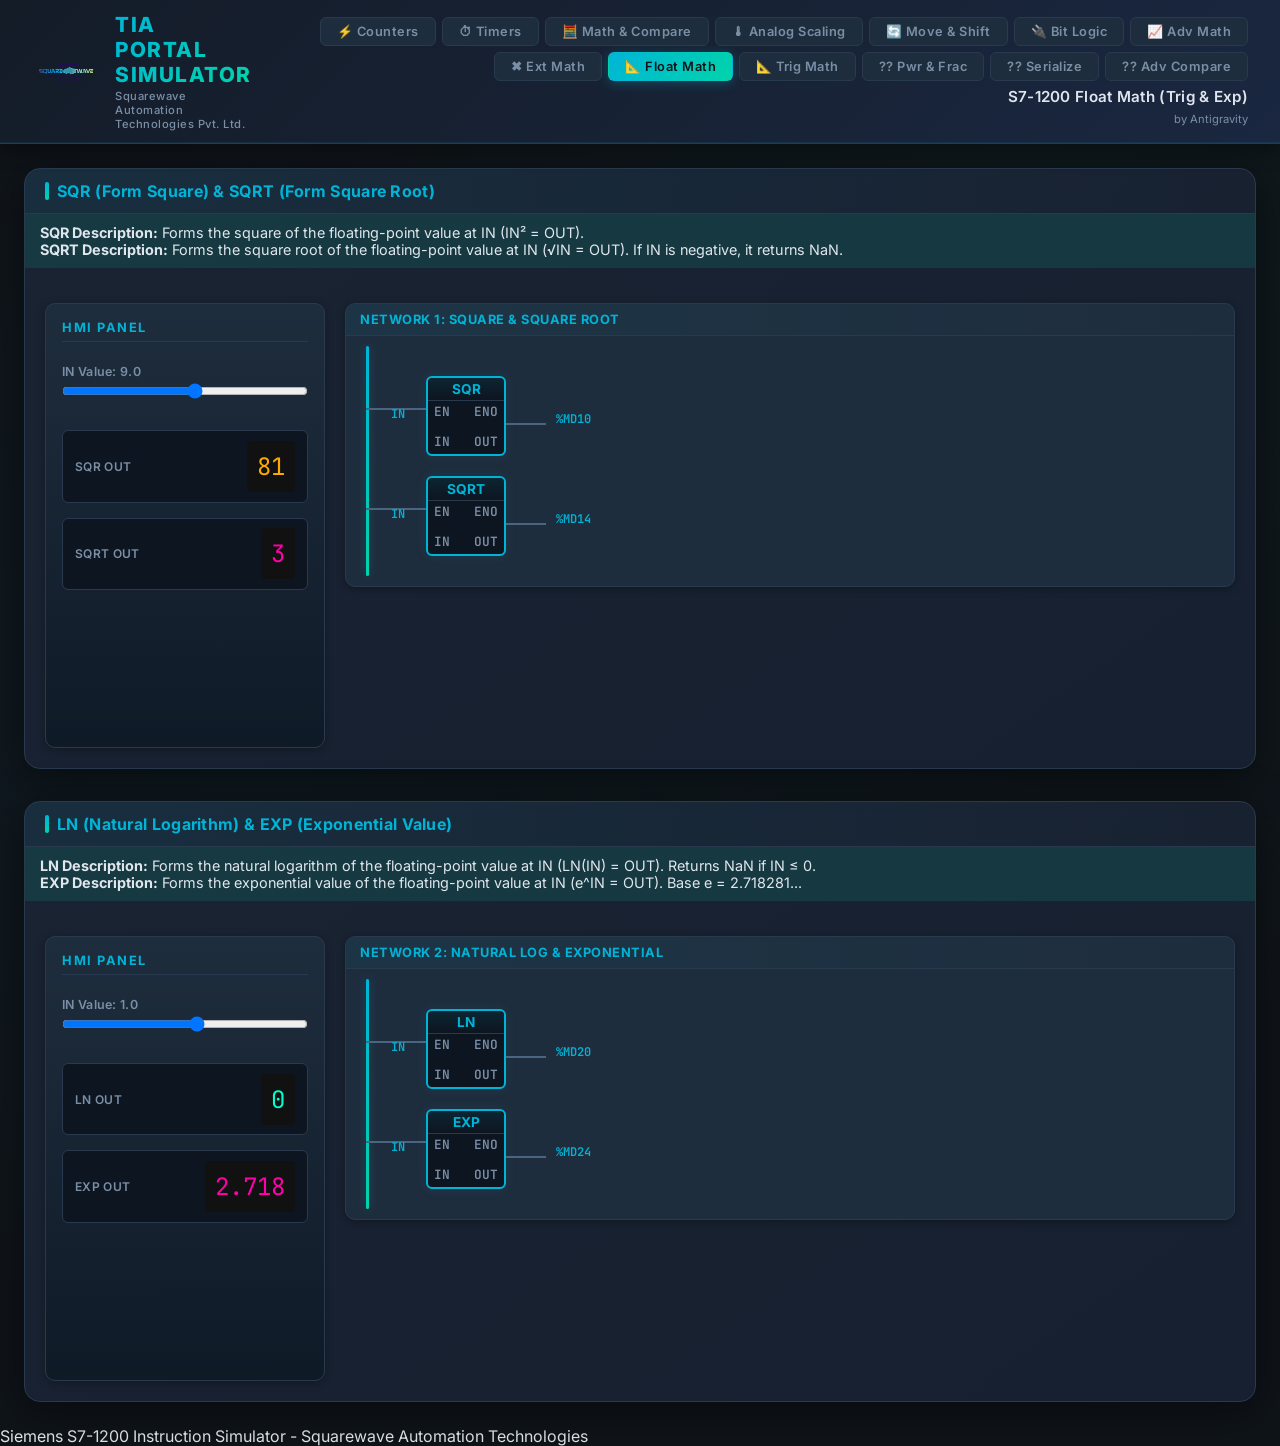
<file: float_math.html>
<!DOCTYPE html>
<html lang="en">
<head>
    <meta charset="UTF-8">
    <meta name="viewport" content="width=device-width, initial-scale=1.0">
    <title>S7-1200 Float Math Simulator | TIA Portal</title>
    <link rel="stylesheet" href="style.css">
</head>
<body>
    <header>
        <div class="logo" style="display: flex; align-items: center; gap: 15px;">
            <img src="logo.png" alt="Squarewave Logo" onerror="this.style.display='none'">
            <div>
                <h1>TIA PORTAL SIMULATOR</h1>
                <p>Squarewave Automation Technologies Pvt. Ltd.</p>
            </div>
        </div>
        <div class="header-right">
            <div class="nav-links">
                <a href="index.html" class="nav-link inactive">⚡ Counters</a>
                <a href="timers.html" class="nav-link inactive">⏱ Timers</a>
                <a href="dataops.html" class="nav-link inactive">🧮 Math & Compare</a>
                <a href="scale.html" class="nav-link inactive">🌡 Analog Scaling</a>
                <a href="move.html" class="nav-link inactive">🔄 Move & Shift</a>
                <a href="bitlogic.html" class="nav-link inactive">🔌 Bit Logic</a>
                <a href="advmath.html" class="nav-link inactive">📈 Adv Math</a>
                <a href="extended_math.html" class="nav-link inactive">✖ Ext Math</a>
                <a href="float_math.html" class="nav-link active">📐 Float Math</a>
                <a href="trig_math.html" class="nav-link inactive">📐 Trig Math</a>
                <a href="expt_frac.html" class="nav-link inactive">?? Pwr & Frac</a>
                <a href="serialization.html" class="nav-link inactive">?? Serialize</a>
                <a href="adv_compare.html" class="nav-link inactive">?? Adv Compare</a>
            </div>
            <h2>S7-1200 Float Math (Trig & Exp)</h2>
            <p style="font-size: 0.7rem; color: var(--text-muted);">by Antigravity</p>
        </div>
    </header>

    <main>
        <!-- SQR & SQRT -->
        <section class="module" id="sqr-sqrt-module">
            <div class="module-header">
                <h3>SQR (Form Square) & SQRT (Form Square Root)</h3>
            </div>
            <div class="instruction-description" style="padding: 10px 15px; background: rgba(0, 255, 204, 0.1); border-left: 4px solid var(--primary); margin-bottom: 15px; font-size: 0.9rem;">
                <strong>SQR Description:</strong> Forms the square of the floating-point value at IN (IN² = OUT).<br>
                <strong>SQRT Description:</strong> Forms the square root of the floating-point value at IN (√IN = OUT). If IN is negative, it returns NaN.
            </div>
            <div class="module-content">
                <div class="hmi-panel">
                    <h4>HMI Panel</h4>
                    <div class="controls">
                        <div class="input-group">
                            <label>IN Value: <span id="sqr-sqrt-in-val" class="analog-value">9.0</span></label>
                            <input type="range" id="sqr-sqrt-in" class="analog-slider" min="-100" max="100" step="0.5" value="9.0">
                        </div>
                    </div>
                    
                    <div class="displays" style="margin-top: 15px; display: grid; grid-template-columns: 1fr; gap: 15px;">
                        <div class="display-box">
                            <span class="label">SQR OUT</span>
                            <div class="digital-display" id="sqr-out" style="font-family: 'JetBrains Mono', monospace; font-size: 1.5rem; text-align: right; background: #111; color: #ffaa00; padding: 10px; border-radius: 4px; border: 1px solid var(--border);">81.0</div>
                        </div>
                        <div class="display-box">
                            <span class="label">SQRT OUT</span>
                            <div class="digital-display" id="sqrt-out" style="font-family: 'JetBrains Mono', monospace; font-size: 1.5rem; text-align: right; background: #111; color: #ff00aa; padding: 10px; border-radius: 4px; border: 1px solid var(--border);">3.0</div>
                        </div>
                    </div>
                </div>

                <div class="logic-diagram">
                    <div class="network-title">Network 1: Square & Square Root</div>
                    <div class="ladder-network" style="height: 250px;">
                        <div class="power-rail"></div>

                        <!-- SQR Block -->
                        <div class="wire" style="left: 20px; top: 72px; width: 60px;"></div>
                        
                        <div class="instruction-box" style="left: 80px; top: 40px; height: 80px; width: 80px;">
                            <div class="box-title">SQR</div>
                            <div class="pin-label pin-left pin-y1">EN</div>
                            <div class="pin-label pin-left pin-y2">IN</div>
                            <div class="pin-label pin-right pin-y1">ENO</div>
                            <div class="pin-label pin-right pin-y2">OUT</div>
                        </div>
                        
                        <div class="wire" style="left: 160px; top: 87px; width: 40px;"></div>
                        <div class="tag-address" style="left: 210px; top: 75px;">%MD10</div>

                        <div class="tag-address" style="left: 45px; top: 70px;">IN</div>

                        <!-- SQRT Block -->
                        <div class="wire" style="left: 20px; top: 172px; width: 60px;"></div>
                        
                        <div class="instruction-box" style="left: 80px; top: 140px; height: 80px; width: 80px;">
                            <div class="box-title">SQRT</div>
                            <div class="pin-label pin-left pin-y1">EN</div>
                            <div class="pin-label pin-left pin-y2">IN</div>
                            <div class="pin-label pin-right pin-y1">ENO</div>
                            <div class="pin-label pin-right pin-y2">OUT</div>
                        </div>
                        
                        <div class="wire" style="left: 160px; top: 187px; width: 40px;"></div>
                        <div class="tag-address" style="left: 210px; top: 175px;">%MD14</div>

                        <div class="tag-address" style="left: 45px; top: 170px;">IN</div>

                    </div>
                </div>
            </div>
        </section>

        <!-- LN & EXP -->
        <section class="module" id="ln-exp-module">
            <div class="module-header">
                <h3>LN (Natural Logarithm) & EXP (Exponential Value)</h3>
            </div>
            <div class="instruction-description" style="padding: 10px 15px; background: rgba(0, 255, 204, 0.1); border-left: 4px solid var(--primary); margin-bottom: 15px; font-size: 0.9rem;">
                <strong>LN Description:</strong> Forms the natural logarithm of the floating-point value at IN (LN(IN) = OUT). Returns NaN if IN ≤ 0.<br>
                <strong>EXP Description:</strong> Forms the exponential value of the floating-point value at IN (e^IN = OUT). Base e = 2.718281...
            </div>
            <div class="module-content">
                <div class="hmi-panel">
                    <h4>HMI Panel</h4>
                    <div class="controls">
                        <div class="input-group">
                            <label>IN Value: <span id="ln-exp-in-val" class="analog-value">1.0</span></label>
                            <input type="range" id="ln-exp-in" class="analog-slider" min="-10" max="10" step="0.1" value="1.0">
                        </div>
                    </div>
                    
                    <div class="displays" style="margin-top: 15px; display: grid; grid-template-columns: 1fr; gap: 15px;">
                        <div class="display-box">
                            <span class="label">LN OUT</span>
                            <div class="digital-display" id="ln-out" style="font-family: 'JetBrains Mono', monospace; font-size: 1.5rem; text-align: right; background: #111; color: #00ffcc; padding: 10px; border-radius: 4px; border: 1px solid var(--border);">0.0</div>
                        </div>
                        <div class="display-box">
                            <span class="label">EXP OUT</span>
                            <div class="digital-display" id="exp-out" style="font-family: 'JetBrains Mono', monospace; font-size: 1.5rem; text-align: right; background: #111; color: #ff00aa; padding: 10px; border-radius: 4px; border: 1px solid var(--border);">2.718</div>
                        </div>
                    </div>
                </div>

                <div class="logic-diagram">
                    <div class="network-title">Network 2: Natural Log & Exponential</div>
                    <div class="ladder-network" style="height: 250px;">
                        <div class="power-rail"></div>

                        <!-- LN Block -->
                        <div class="wire" style="left: 20px; top: 72px; width: 60px;"></div>
                        
                        <div class="instruction-box" style="left: 80px; top: 40px; height: 80px; width: 80px;">
                            <div class="box-title">LN</div>
                            <div class="pin-label pin-left pin-y1">EN</div>
                            <div class="pin-label pin-left pin-y2">IN</div>
                            <div class="pin-label pin-right pin-y1">ENO</div>
                            <div class="pin-label pin-right pin-y2">OUT</div>
                        </div>
                        
                        <div class="wire" style="left: 160px; top: 87px; width: 40px;"></div>
                        <div class="tag-address" style="left: 210px; top: 75px;">%MD20</div>

                        <div class="tag-address" style="left: 45px; top: 70px;">IN</div>

                        <!-- EXP Block -->
                        <div class="wire" style="left: 20px; top: 172px; width: 60px;"></div>
                        
                        <div class="instruction-box" style="left: 80px; top: 140px; height: 80px; width: 80px;">
                            <div class="box-title">EXP</div>
                            <div class="pin-label pin-left pin-y1">EN</div>
                            <div class="pin-label pin-left pin-y2">IN</div>
                            <div class="pin-label pin-right pin-y1">ENO</div>
                            <div class="pin-label pin-right pin-y2">OUT</div>
                        </div>
                        
                        <div class="wire" style="left: 160px; top: 187px; width: 40px;"></div>
                        <div class="tag-address" style="left: 210px; top: 175px;">%MD24</div>

                        <div class="tag-address" style="left: 45px; top: 170px;">IN</div>

                    </div>
                </div>
            </div>
        </section>
    </main>

    <footer>
        <p>Siemens S7-1200 Instruction Simulator - Squarewave Automation Technologies</p>
    </footer>

    <script src="float_math.js"></script>
</body>
</html>
</file>
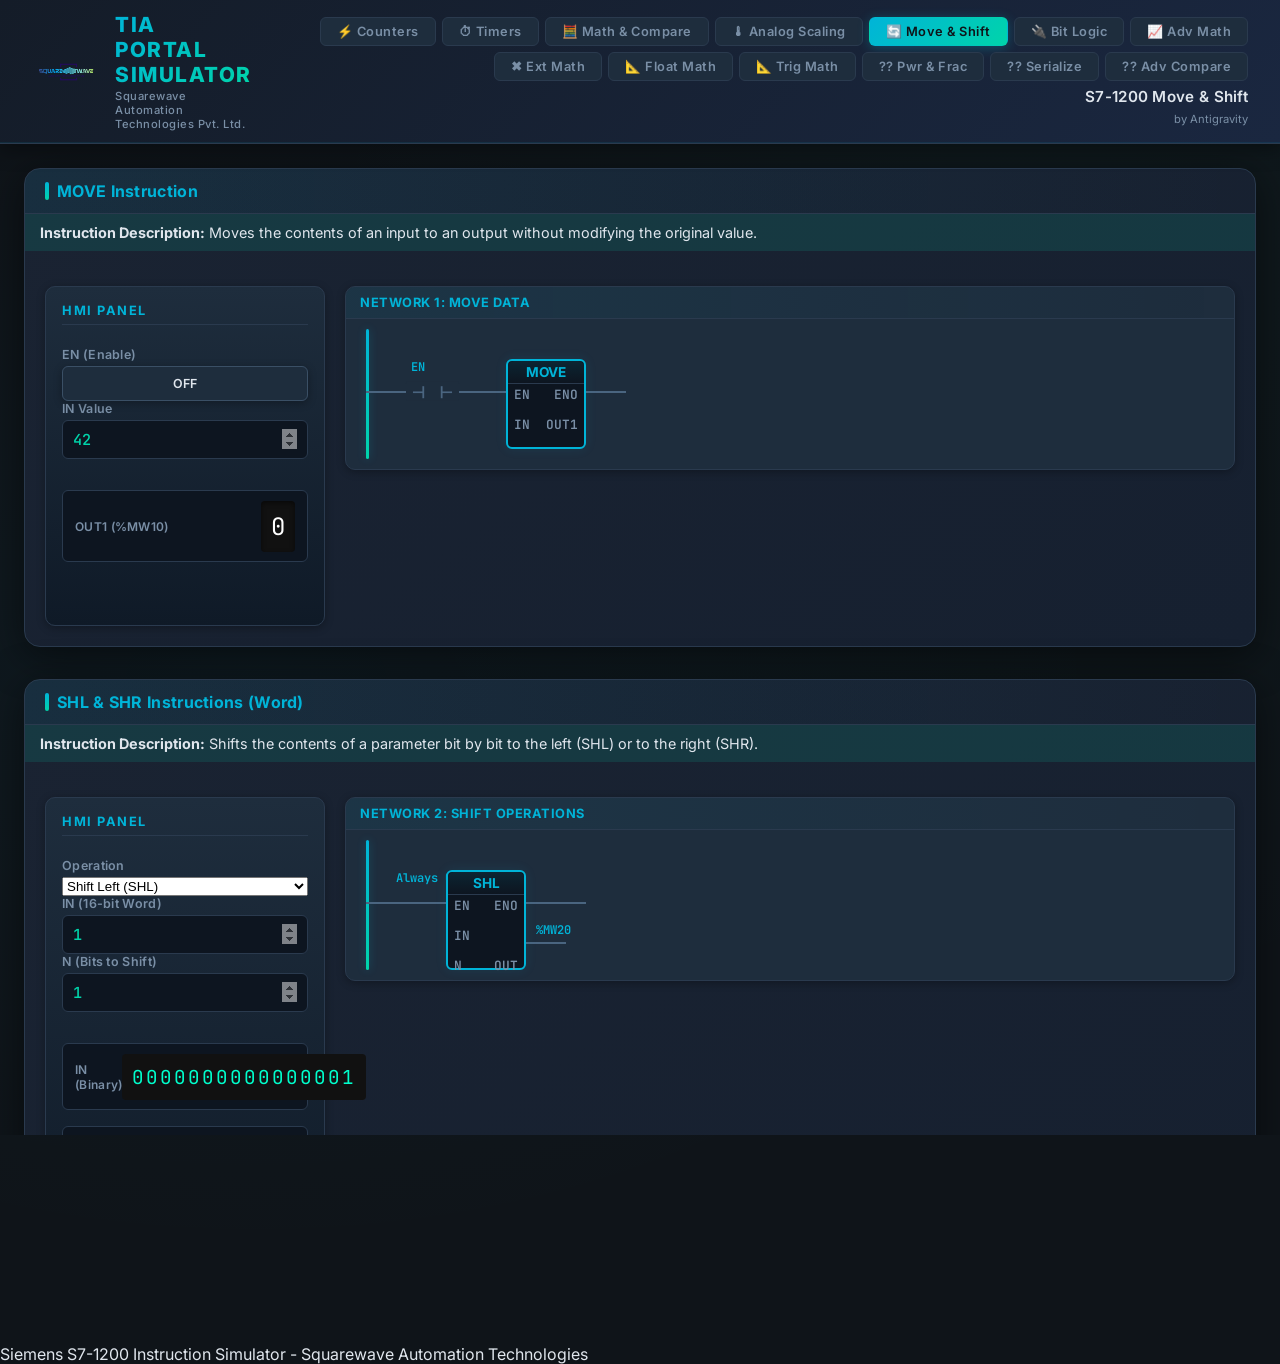
<file: move.html>
<!DOCTYPE html>
<html lang="en">
<head>
    <meta charset="UTF-8">
    <meta name="viewport" content="width=device-width, initial-scale=1.0">
    <title>S7-1200 Move & Shift Simulator | TIA Portal</title>
    <link rel="stylesheet" href="style.css">
    <style>
        .binary-display {
            font-family: 'JetBrains Mono', monospace;
            letter-spacing: 2px;
            font-size: 1.2rem;
            color: #00ffcc;
            background: #111;
            padding: 10px;
            border-radius: 4px;
            border: 1px solid var(--border);
            text-align: center;
        }
        .digital-display {
            font-family: 'JetBrains Mono', monospace;
            font-size: 1.5rem;
            color: #fff;
            background: #111;
            padding: 10px;
            border-radius: 4px;
            border: 1px solid var(--border);
            text-align: right;
            box-shadow: inset 0 2px 5px rgba(0,0,0,0.5);
        }
    </style>
</head>
<body>
    <header>
        <div class="logo" style="display: flex; align-items: center; gap: 15px;">
            <img src="logo.png" alt="Squarewave Logo" onerror="this.style.display='none'">
            <div>
                <h1>TIA PORTAL SIMULATOR</h1>
                <p>Squarewave Automation Technologies Pvt. Ltd.</p>
            </div>
        </div>
        <div class="header-right">
            <div class="nav-links">
                <a href="index.html" class="nav-link inactive">⚡ Counters</a>
                <a href="timers.html" class="nav-link inactive">⏱ Timers</a>
                <a href="dataops.html" class="nav-link inactive">🧮 Math & Compare</a>
                <a href="scale.html" class="nav-link inactive">🌡 Analog Scaling</a>
                <a href="move.html" class="nav-link active">🔄 Move & Shift</a>
                <a href="bitlogic.html" class="nav-link inactive">🔌 Bit Logic</a>
                <a href="advmath.html" class="nav-link inactive">📈 Adv Math</a>
                <a href="extended_math.html" class="nav-link inactive">✖ Ext Math</a>
                <a href="float_math.html" class="nav-link inactive">📐 Float Math</a>
                <a href="trig_math.html" class="nav-link inactive">📐 Trig Math</a>
                <a href="expt_frac.html" class="nav-link inactive">?? Pwr & Frac</a>
                <a href="serialization.html" class="nav-link inactive">?? Serialize</a>
                <a href="adv_compare.html" class="nav-link inactive">?? Adv Compare</a>
            </div>
            <h2>S7-1200 Move & Shift</h2>
            <p style="font-size: 0.7rem; color: var(--text-muted);">by Antigravity</p>
        </div>
    </header>

    <main>
        <section class="module" id="move-module">
            <div class="module-header">
                <h3>MOVE Instruction</h3>
            </div>
            <div class="instruction-description" style="padding: 10px 15px; background: rgba(0, 255, 204, 0.1); border-left: 4px solid var(--primary); margin-bottom: 15px; font-size: 0.9rem;">
                <strong>Instruction Description:</strong> Moves the contents of an input to an output without modifying the original value.
            </div>
            <div class="module-content">
                <div class="hmi-panel">
                    <h4>HMI Panel</h4>
                    <div class="controls">
                        <div class="input-group">
                            <label>EN (Enable)</label>
                            <button id="move-en" class="momentary-btn">OFF</button>
                        </div>
                        <div class="input-group">
                            <label>IN Value</label>
                            <input type="number" id="move-in" value="42">
                        </div>
                    </div>
                    
                    <div class="displays" style="margin-top: 15px;">
                        <div class="display-box">
                            <span class="label">OUT1 (%MW10)</span>
                            <div class="digital-display" id="move-out">0</div>
                        </div>
                    </div>
                </div>

                <div class="logic-diagram">
                    <div class="network-title">Network 1: MOVE Data</div>
                    <div class="ladder-network" style="height: 150px;">
                        <div class="power-rail"></div>

                        <div class="wire" style="left: 20px; top: 72px; width: 40px;"></div>
                        <div class="contact-symbol" id="ladder-move-en" style="left: 60px; top: 72px;">-| |-</div>
                        <div class="tag-address" style="left: 65px; top: 40px;">EN</div>
                        
                        <div class="wire" style="left: 100px; top: 72px; width: 60px;"></div>
                        
                        <div class="instruction-box" style="left: 160px; top: 40px; height: 90px; width: 80px;">
                            <div class="box-title">MOVE</div>
                            <div class="pin-label pin-left pin-y1">EN</div>
                            <div class="pin-label pin-left pin-y2">IN</div>
                            <div class="pin-label pin-right pin-y1">ENO</div>
                            <div class="pin-label pin-right pin-y2">OUT1</div>
                        </div>

                        <div class="wire" style="left: 240px; top: 72px; width: 40px;"></div>
                    </div>
                </div>
            </div>
        </section>

        <section class="module" id="shift-module">
            <div class="module-header">
                <h3>SHL & SHR Instructions (Word)</h3>
            </div>
            <div class="instruction-description" style="padding: 10px 15px; background: rgba(0, 255, 204, 0.1); border-left: 4px solid var(--primary); margin-bottom: 15px; font-size: 0.9rem;">
                <strong>Instruction Description:</strong> Shifts the contents of a parameter bit by bit to the left (SHL) or to the right (SHR).
            </div>
            <div class="module-content">
                <div class="hmi-panel">
                    <h4>HMI Panel</h4>
                    <div class="controls">
                        <div class="input-group">
                            <label>Operation</label>
                            <select id="shift-op">
                                <option value="SHL">Shift Left (SHL)</option>
                                <option value="SHR">Shift Right (SHR)</option>
                            </select>
                        </div>
                        <div class="input-group">
                            <label>IN (16-bit Word)</label>
                            <input type="number" id="shift-in" value="1" min="0" max="65535">
                        </div>
                        <div class="input-group">
                            <label>N (Bits to Shift)</label>
                            <input type="number" id="shift-n" value="1" min="0" max="15">
                        </div>
                    </div>
                    
                    <div class="displays" style="margin-top: 15px;">
                        <div class="display-box">
                            <span class="label">IN (Binary)</span>
                            <div class="binary-display" id="shift-in-bin">0000000000000001</div>
                        </div>
                        <div class="display-box" style="margin-top:10px;">
                            <span class="label">OUT (Binary)</span>
                            <div class="binary-display" id="shift-out-bin">0000000000000010</div>
                        </div>
                        <div class="display-box" style="margin-top:10px;">
                            <span class="label">OUT (Decimal)</span>
                            <div class="digital-display" id="shift-out-dec" style="color:#00ffcc;">2</div>
                        </div>
                    </div>
                </div>

                <div class="logic-diagram">
                    <div class="network-title">Network 2: Shift Operations</div>
                    <div class="ladder-network" style="height: 150px;">
                        <div class="power-rail"></div>

                        <div class="wire" style="left: 20px; top: 72px; width: 80px;"></div>
                        <div class="tag-address" style="left: 50px; top: 40px;">Always ON</div>
                        
                        <div class="instruction-box" style="left: 100px; top: 40px; height: 100px; width: 80px;">
                            <div class="box-title" id="ladder-shift-title">SHL</div>
                            <div class="pin-label pin-left pin-y1">EN</div>
                            <div class="pin-label pin-left pin-y2">IN</div>
                            <div class="pin-label pin-left pin-y3">N</div>
                            <div class="pin-label pin-right pin-y1">ENO</div>
                            <div class="pin-label pin-right pin-y3">OUT</div>
                        </div>

                        <div class="wire" style="left: 180px; top: 72px; width: 60px;"></div>
                        
                        <div class="wire" style="left: 180px; top: 112px; width: 40px;"></div>
                        <div class="tag-address" style="left: 190px; top: 92px;">%MW20</div>
                    </div>
                </div>
            </div>
        </section>
    </main>

    <footer>
        <p>Siemens S7-1200 Instruction Simulator - Squarewave Automation Technologies</p>
    </footer>

    <script src="move.js"></script>
</body>
</html>
</file>
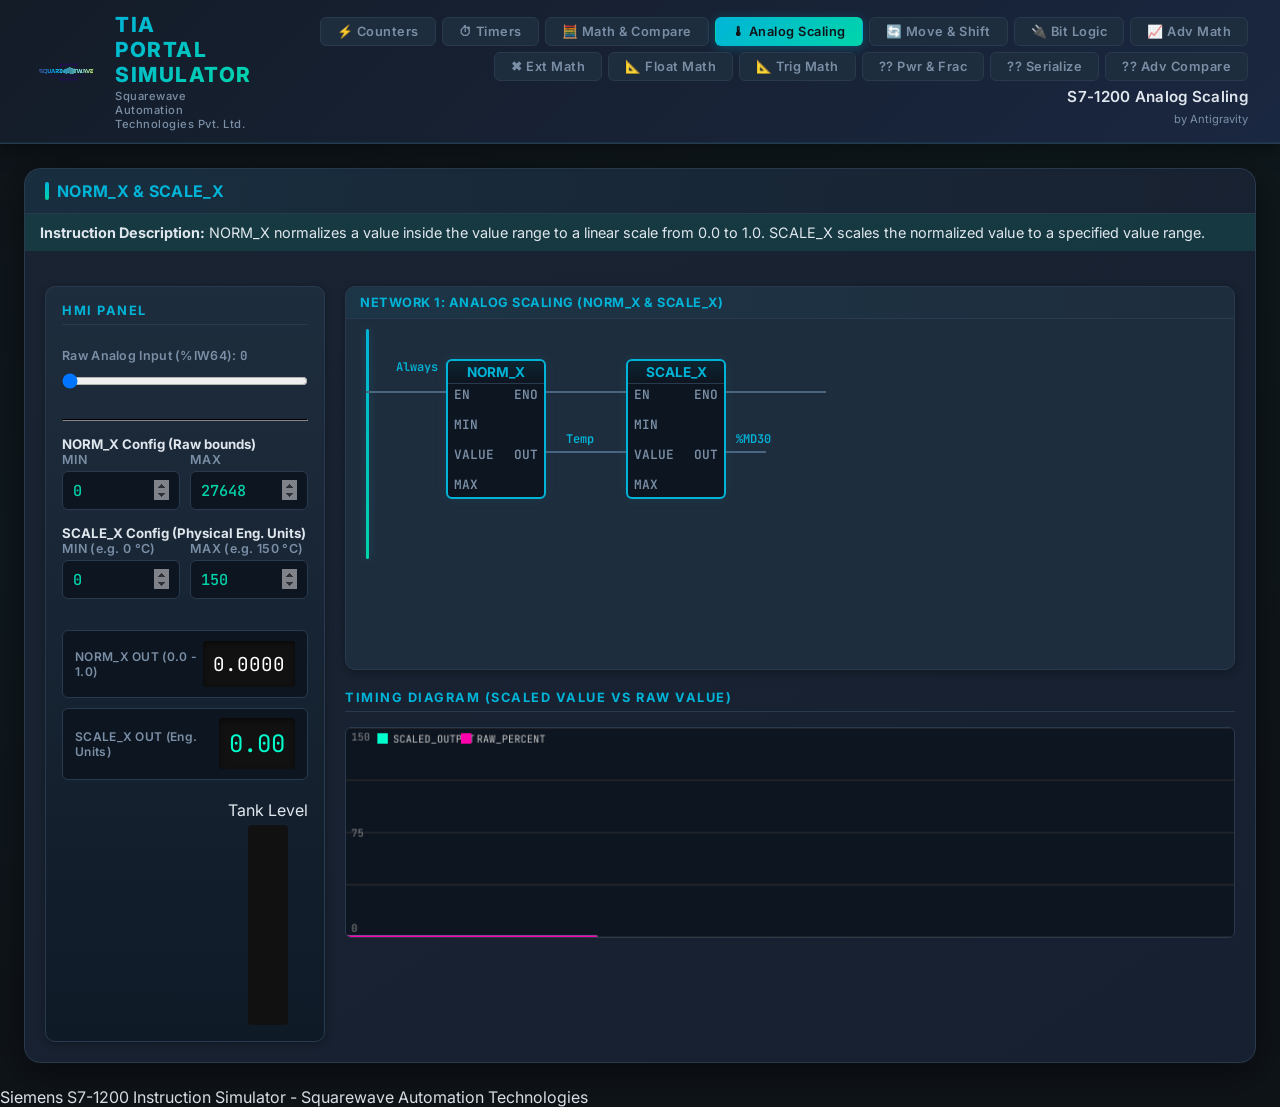
<file: scale.html>
<!DOCTYPE html>
<html lang="en">
<head>
    <meta charset="UTF-8">
    <meta name="viewport" content="width=device-width, initial-scale=1.0">
    <title>S7-1200 Analog Scaling Simulator | TIA Portal</title>
    <meta name="description" content="Interactive Siemens S7-1200 PLC Analog Scaling simulator featuring NORM_X and SCALE_X instructions.">
    <link rel="stylesheet" href="style.css">
    <style>
        .analog-slider {
            width: 100%;
            margin-top: 5px;
            margin-bottom: 15px;
        }
        .analog-value {
            font-family: 'JetBrains Mono', monospace;
            color: var(--accent);
            font-weight: bold;
        }
        .digital-display {
            font-family: 'JetBrains Mono', monospace;
            font-size: 1.5rem;
            color: #fff;
            background: #111;
            padding: 10px;
            border-radius: 4px;
            border: 1px solid var(--border);
            text-align: right;
            box-shadow: inset 0 2px 5px rgba(0,0,0,0.5);
        }
        .vertical-gauge-container {
            width: 40px;
            height: 200px;
            background: #111;
            border: 1px solid var(--border);
            border-radius: 4px;
            position: relative;
            margin: 0 auto;
            overflow: hidden;
        }
        .vertical-gauge-fill {
            position: absolute;
            bottom: 0;
            left: 0;
            width: 100%;
            background: linear-gradient(to top, #00ffcc, #ff00aa);
            transition: height 0.1s linear;
        }
    </style>
</head>
<body>
    <header>
        <div class="logo" style="display: flex; align-items: center; gap: 15px;">
            <img src="logo.png" alt="Squarewave Logo" onerror="this.style.display='none'">
            <div>
                <h1>TIA PORTAL SIMULATOR</h1>
                <p>Squarewave Automation Technologies Pvt. Ltd.</p>
            </div>
        </div>
        <div class="header-right">
            <div class="nav-links">
                <a href="index.html" class="nav-link inactive">⚡ Counters</a>
                <a href="timers.html" class="nav-link inactive">⏱ Timers</a>
                <a href="dataops.html" class="nav-link inactive">🧮 Math & Compare</a>
                <a href="scale.html" class="nav-link active">🌡 Analog Scaling</a>
                <a href="move.html" class="nav-link inactive">🔄 Move & Shift</a>
                <a href="bitlogic.html" class="nav-link inactive">🔌 Bit Logic</a>
                <a href="advmath.html" class="nav-link inactive">📈 Adv Math</a>
                <a href="extended_math.html" class="nav-link inactive">✖ Ext Math</a>
                <a href="float_math.html" class="nav-link inactive">📐 Float Math</a>
                <a href="trig_math.html" class="nav-link inactive">📐 Trig Math</a>
                <a href="expt_frac.html" class="nav-link inactive">?? Pwr & Frac</a>
                <a href="serialization.html" class="nav-link inactive">?? Serialize</a>
                <a href="adv_compare.html" class="nav-link inactive">?? Adv Compare</a>
            </div>
            <h2>S7-1200 Analog Scaling</h2>
            <p style="font-size: 0.7rem; color: var(--text-muted);">by Antigravity</p>
        </div>
    </header>

    <main>
        <!-- Scaling Section -->
        <section class="module" id="scale-module">
            <div class="module-header">
                <h3>NORM_X & SCALE_X</h3>
            </div>
            <div class="instruction-description" style="padding: 10px 15px; background: rgba(0, 255, 204, 0.1); border-left: 4px solid var(--primary); margin-bottom: 15px; font-size: 0.9rem;">
                <strong>Instruction Description:</strong> NORM_X normalizes a value inside the value range to a linear scale from 0.0 to 1.0. SCALE_X scales the normalized value to a specified value range.
            </div>
            
            <div class="module-content">
                <div class="hmi-panel">
                    <h4>HMI Panel</h4>
                    <div class="controls">
                        <div class="input-group">
                            <label>Raw Analog Input (%IW64): <span id="raw-val" class="analog-value">0</span></label>
                            <input type="range" id="raw-input" class="analog-slider" min="0" max="27648" value="0">
                        </div>
                        <hr style="border-color: #333; margin: 15px 0;">
                        <h5>NORM_X Config (Raw bounds)</h5>
                        <div style="display:flex; gap:10px; margin-bottom:15px;">
                            <div class="input-group" style="flex:1;">
                                <label>MIN</label>
                                <input type="number" id="norm-min" value="0" style="width:100%">
                            </div>
                            <div class="input-group" style="flex:1;">
                                <label>MAX</label>
                                <input type="number" id="norm-max" value="27648" style="width:100%">
                            </div>
                        </div>
                        
                        <h5>SCALE_X Config (Physical Eng. Units)</h5>
                        <div style="display:flex; gap:10px;">
                            <div class="input-group" style="flex:1;">
                                <label>MIN (e.g. 0 °C)</label>
                                <input type="number" id="scale-min" value="0" style="width:100%">
                            </div>
                            <div class="input-group" style="flex:1;">
                                <label>MAX (e.g. 150 °C)</label>
                                <input type="number" id="scale-max" value="150" style="width:100%">
                            </div>
                        </div>
                    </div>
                    
                    <div class="displays" style="margin-top: 15px; display: flex; align-items: flex-end; gap: 20px;">
                        <div style="flex: 1;">
                            <div class="display-box">
                                <span class="label">NORM_X OUT (0.0 - 1.0)</span>
                                <div class="digital-display" id="norm-out" style="font-size: 1.2rem;">0.000</div>
                            </div>
                            <div class="display-box" style="margin-top: 10px;">
                                <span class="label">SCALE_X OUT (Eng. Units)</span>
                                <div class="digital-display" id="scale-out" style="color: #00ffcc;">0.00</div>
                            </div>
                        </div>
                        
                        <!-- Physical Gauge representation -->
                        <div style="text-align: center;">
                            <span class="label" style="display:block; margin-bottom: 5px;">Tank Level</span>
                            <div class="vertical-gauge-container">
                                <div class="vertical-gauge-fill" id="gauge-fill" style="height: 0%;"></div>
                            </div>
                        </div>
                    </div>
                </div>
                
                <div class="logic-diagram">
                    <div class="network-title">Network 1: Analog Scaling (NORM_X & SCALE_X)</div>
                    <div class="ladder-network" style="height: 250px;">
                        <div class="power-rail"></div>

                        <!-- EN Wire -->
                        <div class="wire" style="left: 20px; top: 72px; width: 80px;"></div>
                        <div class="tag-address" style="left: 50px; top: 40px;">Always ON</div>
                        
                        <!-- NORM_X Block -->
                        <div class="instruction-box" style="left: 100px; top: 40px; height: 140px; width: 100px;">
                            <div class="box-title">NORM_X</div>
                            <div class="pin-label pin-left pin-y1">EN</div>
                            <div class="pin-label pin-left pin-y2">MIN</div>
                            <div class="pin-label pin-left pin-y3">VALUE</div>
                            <div class="pin-label pin-left" style="top:115px;">MAX</div>
                            <div class="pin-label pin-right pin-y1">ENO</div>
                            <div class="pin-label pin-right pin-y3">OUT</div>
                        </div>

                        <!-- Connection Wire -->
                        <div class="wire" style="left: 200px; top: 72px; width: 80px;"></div>

                        <div class="wire" style="left: 200px; top: 132px; width: 80px;"></div>
                        <div class="tag-address" style="left: 220px; top: 112px;">Temp</div>

                        <!-- SCALE_X Block -->
                        <div class="instruction-box" style="left: 280px; top: 40px; height: 140px; width: 100px;">
                            <div class="box-title">SCALE_X</div>
                            <div class="pin-label pin-left pin-y1">EN</div>
                            <div class="pin-label pin-left pin-y2">MIN</div>
                            <div class="pin-label pin-left pin-y3">VALUE</div>
                            <div class="pin-label pin-left" style="top:115px;">MAX</div>
                            <div class="pin-label pin-right pin-y1">ENO</div>
                            <div class="pin-label pin-right pin-y3">OUT</div>
                        </div>

                        <!-- OUT Wire -->
                        <div class="wire" style="left: 380px; top: 72px; width: 100px;"></div>
                        
                        <div class="wire" style="left: 380px; top: 132px; width: 40px;"></div>
                        <div class="tag-address" style="left: 390px; top: 112px;">%MD30</div>
                    </div>
                </div>

                <div class="visualization-panel">
                    <h4>Timing Diagram (Scaled Value vs Raw Value)</h4>
                    <canvas id="scale-canvas"></canvas>
                </div>
            </div>
        </section>
    </main>

    <footer>
        <p>Siemens S7-1200 Instruction Simulator - Squarewave Automation Technologies</p>
    </footer>

    <script src="scale.js"></script>
</body>
</html>
</file>
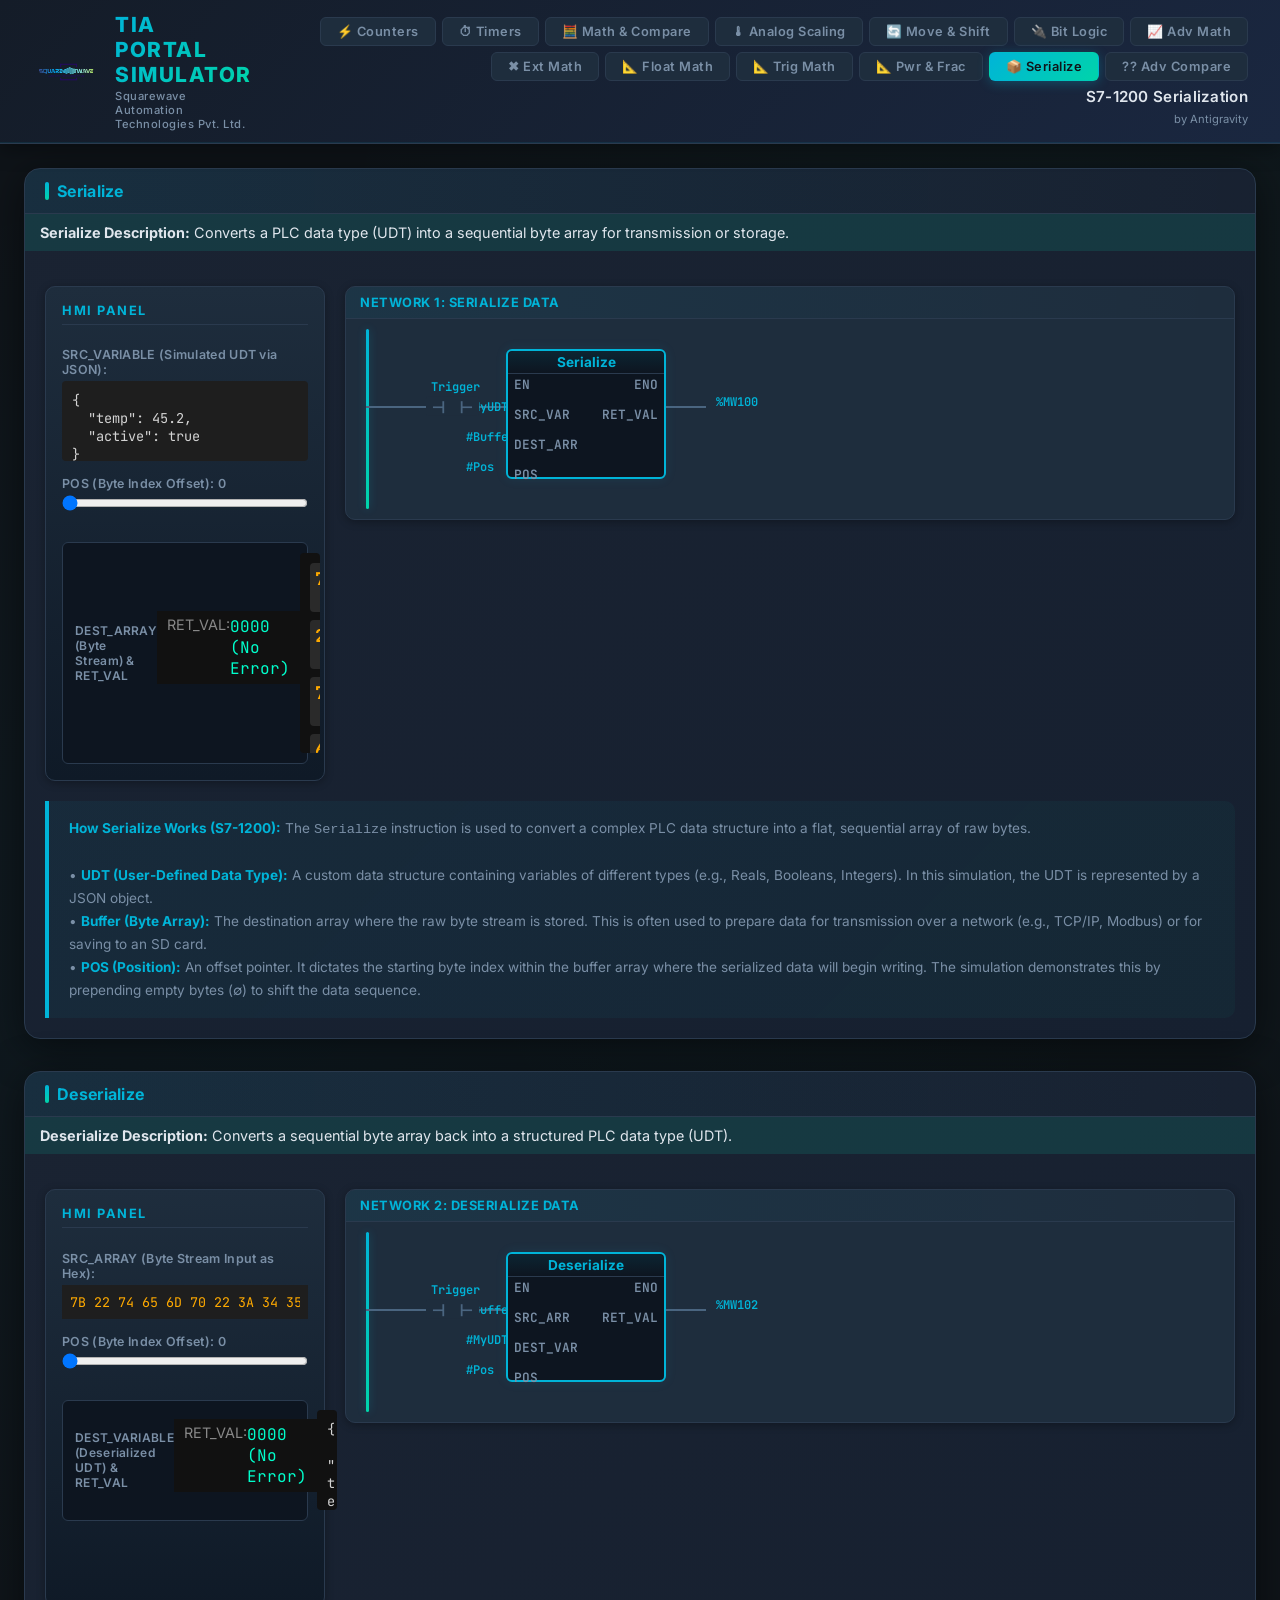
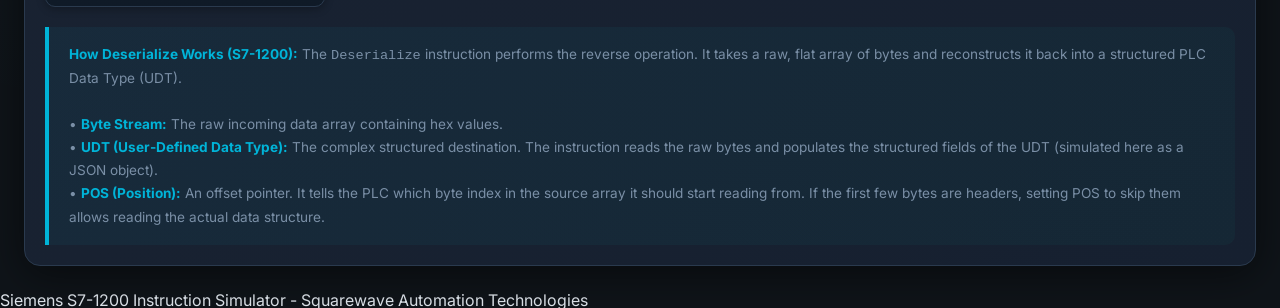
<file: serialization.html>
<!DOCTYPE html>
<html lang="en">
<head>
    <meta charset="UTF-8">
    <meta name="viewport" content="width=device-width, initial-scale=1.0">
    <title>S7-1200 Serialize & Deserialize Simulator | TIA Portal</title>
    <link rel="stylesheet" href="style.css">
    <style>
        .json-input {
            width: 100%;
            height: 80px;
            background: #1e1e1e;
            color: #d4d4d4;
            border: 1px solid var(--border);
            font-family: 'JetBrains Mono', monospace;
            padding: 10px;
            border-radius: 4px;
            resize: none;
            font-size: 0.85rem;
        }
        .byte-array-display {
            font-family: 'JetBrains Mono', monospace;
            font-size: 1.1rem;
            text-align: left;
            background: #111;
            padding: 10px;
            border-radius: 4px;
            border: 1px solid var(--border);
            display: flex;
            flex-wrap: wrap;
            gap: 8px;
            min-height: 48px;
            max-height: 200px;
            overflow-y: auto;
        }
        .hex-byte-group {
            display: flex;
            flex-direction: column;
            align-items: center;
            background: #2a2a2a;
            border-radius: 4px;
            padding: 4px;
            min-width: 32px;
        }
        .hex-val {
            color: #ffaa00;
            font-weight: bold;
        }
        .char-val {
            color: #888;
            font-size: 0.75rem;
            margin-top: 2px;
        }
        .error-text {
            color: #ff5555;
            font-size: 0.9rem;
            margin-top: 5px;
            display: none;
        }
    </style>
</head>
<body>
    <header>
        <div class="logo" style="display: flex; align-items: center; gap: 15px;">
            <img src="logo.png" alt="Squarewave Logo" onerror="this.style.display='none'">
            <div>
                <h1>TIA PORTAL SIMULATOR</h1>
                <p>Squarewave Automation Technologies Pvt. Ltd.</p>
            </div>
        </div>
        <div class="header-right">
            <div class="nav-links">
                <a href="index.html" class="nav-link inactive">⚡ Counters</a>
                <a href="timers.html" class="nav-link inactive">⏱ Timers</a>
                <a href="dataops.html" class="nav-link inactive">🧮 Math & Compare</a>
                <a href="scale.html" class="nav-link inactive">🌡 Analog Scaling</a>
                <a href="move.html" class="nav-link inactive">🔄 Move & Shift</a>
                <a href="bitlogic.html" class="nav-link inactive">🔌 Bit Logic</a>
                <a href="advmath.html" class="nav-link inactive">📈 Adv Math</a>
                <a href="extended_math.html" class="nav-link inactive">✖ Ext Math</a>
                <a href="float_math.html" class="nav-link inactive">📐 Float Math</a>
                <a href="trig_math.html" class="nav-link inactive">📐 Trig Math</a>
                <a href="expt_frac.html" class="nav-link inactive">📐 Pwr & Frac</a>
                <a href="serialization.html" class="nav-link active">📦 Serialize</a>
                <a href="adv_compare.html" class="nav-link inactive">?? Adv Compare</a>
            </div>
            <h2>S7-1200 Serialization</h2>
            <p style="font-size: 0.7rem; color: var(--text-muted);">by Antigravity</p>
        </div>
    </header>

    <main>
        <!-- SERIALIZE -->
        <section class="module" id="serialize-module">
            <div class="module-header">
                <h3>Serialize</h3>
            </div>
            <div class="instruction-description" style="padding: 10px 15px; background: rgba(0, 255, 204, 0.1); border-left: 4px solid var(--primary); margin-bottom: 15px; font-size: 0.9rem;">
                <strong>Serialize Description:</strong> Converts a PLC data type (UDT) into a sequential byte array for transmission or storage.
            </div>
            <div class="module-content">
                <div class="hmi-panel">
                    <h4>HMI Panel</h4>
                    <div class="controls">
                        <div class="input-group">
                            <label>SRC_VARIABLE (Simulated UDT via JSON):</label>
                            <textarea id="ser-in-json" class="json-input">{
  "temp": 45.2,
  "active": true
}</textarea>
                            <div id="ser-error" class="error-text">Invalid JSON format</div>
                        </div>
                        <div class="input-group" style="margin-top: 15px;">
                            <label>POS (Byte Index Offset): <span id="ser-pos-val" class="analog-value">0</span></label>
                            <input type="range" id="ser-pos" class="analog-slider" min="0" max="10" step="1" value="0">
                        </div>
                    </div>
                    
                    <div class="displays" style="margin-top: 15px;">
                        <div class="display-box">
                            <span class="label">DEST_ARRAY (Byte Stream) & RET_VAL</span>
                            <div class="digital-display" style="display: flex; justify-content: space-between; background: #111; border: 1px solid var(--border); padding: 5px 10px; margin-bottom: 10px;">
                                <span style="color: #888; font-size: 0.9rem;">RET_VAL:</span>
                                <span id="ser-ret-val" style="color: #00ffcc; font-family: 'JetBrains Mono', monospace;">0000 (No Error)</span>
                            </div>
                            <div class="byte-array-display" id="ser-out-array"></div>
                        </div>
                    </div>
                </div>

                <div class="logic-diagram">
                    <div class="network-title">Network 1: Serialize Data</div>
                    <div class="ladder-network" style="height: 200px;">
                        <div class="power-rail"></div>

                        <div class="wire" style="left: 20px; top: 87px; width: 60px;"></div>
                        <div class="contact-symbol" style="left: 80px; top: 87px;">-| |-</div>
                        <div class="tag-address" style="left: 85px; top: 60px;">Trigger</div>
                        
                        <div class="wire" style="left: 120px; top: 87px; width: 40px;"></div>
                        
                        <div class="instruction-box" style="left: 160px; top: 30px; height: 130px; width: 160px;">
                            <div class="box-title">Serialize</div>
                            <div class="pin-label pin-left pin-y1" style="top: 25px;">EN</div>
                            <div class="pin-label pin-left pin-y2" style="top: 55px;">SRC_VAR</div>
                            <div class="pin-label pin-left pin-y3" style="top: 85px;">DEST_ARR</div>
                            <div class="pin-label pin-left pin-y4" style="top: 115px;">POS</div>
                            
                            <div class="pin-label pin-right pin-y1" style="top: 25px;">ENO</div>
                            <div class="pin-label pin-right pin-y2" style="top: 55px;">RET_VAL</div>
                        </div>
                        
                        <div class="wire" style="left: 320px; top: 87px; width: 40px;"></div>
                        <div class="tag-address" style="left: 370px; top: 75px;">%MW100</div>

                        <div class="tag-address" style="left: 120px; top: 80px;">#MyUDT</div>
                        <div class="tag-address" style="left: 120px; top: 110px;">#Buffer</div>
                        <div class="tag-address" style="left: 120px; top: 140px;">#Pos</div>
                    </div>
                </div>
                <div class="explanation">
                    <strong>How Serialize Works (S7-1200):</strong> The <code>Serialize</code> instruction is used to convert a complex PLC data structure into a flat, sequential array of raw bytes.
                    <br><br>
                    • <strong>UDT (User-Defined Data Type):</strong> A custom data structure containing variables of different types (e.g., Reals, Booleans, Integers). In this simulation, the UDT is represented by a JSON object.<br>
                    • <strong>Buffer (Byte Array):</strong> The destination array where the raw byte stream is stored. This is often used to prepare data for transmission over a network (e.g., TCP/IP, Modbus) or for saving to an SD card.<br>
                    • <strong>POS (Position):</strong> An offset pointer. It dictates the starting byte index within the buffer array where the serialized data will begin writing. The simulation demonstrates this by prepending empty bytes (∅) to shift the data sequence.
                </div>
            </div>
        </section>

        <!-- DESERIALIZE -->
        <section class="module" id="deserialize-module">
            <div class="module-header">
                <h3>Deserialize</h3>
            </div>
            <div class="instruction-description" style="padding: 10px 15px; background: rgba(0, 255, 204, 0.1); border-left: 4px solid var(--primary); margin-bottom: 15px; font-size: 0.9rem;">
                <strong>Deserialize Description:</strong> Converts a sequential byte array back into a structured PLC data type (UDT).
            </div>
            <div class="module-content">
                <div class="hmi-panel">
                    <h4>HMI Panel</h4>
                    <div class="controls">
                        <div class="input-group">
                            <label>SRC_ARRAY (Byte Stream Input as Hex):</label>
                            <input type="text" id="deser-in-hex" style="width: 100%; padding: 8px; background: #1e1e1e; color: #ffaa00; border: 1px solid var(--border); font-family: 'JetBrains Mono', monospace;" value="7B 22 74 65 6D 70 22 3A 34 35 2E 32 2C 22 61 63 74 69 76 65 22 3A 31 7D">
                            <div id="deser-error" class="error-text">Invalid Hex String</div>
                        </div>
                        <div class="input-group" style="margin-top: 15px;">
                            <label>POS (Byte Index Offset): <span id="deser-pos-val" class="analog-value">0</span></label>
                            <input type="range" id="deser-pos" class="analog-slider" min="0" max="10" step="1" value="0">
                        </div>
                    </div>
                    
                    <div class="displays" style="margin-top: 15px;">
                        <div class="display-box">
                            <span class="label">DEST_VARIABLE (Deserialized UDT) & RET_VAL</span>
                            <div class="digital-display" style="display: flex; justify-content: space-between; background: #111; border: 1px solid var(--border); padding: 5px 10px; margin-bottom: 10px;">
                                <span style="color: #888; font-size: 0.9rem;">RET_VAL:</span>
                                <span id="deser-ret-val" style="color: #00ffcc; font-family: 'JetBrains Mono', monospace;">0000 (No Error)</span>
                            </div>
                            <textarea readonly id="deser-out-json" class="json-input" style="height: 100px; background: #111; border-color: var(--primary);"></textarea>
                        </div>
                    </div>
                </div>

                <div class="logic-diagram">
                    <div class="network-title">Network 2: Deserialize Data</div>
                    <div class="ladder-network" style="height: 200px;">
                        <div class="power-rail"></div>

                        <div class="wire" style="left: 20px; top: 87px; width: 60px;"></div>
                        <div class="contact-symbol" style="left: 80px; top: 87px;">-| |-</div>
                        <div class="tag-address" style="left: 85px; top: 60px;">Trigger</div>
                        
                        <div class="wire" style="left: 120px; top: 87px; width: 40px;"></div>
                        
                        <div class="instruction-box" style="left: 160px; top: 30px; height: 130px; width: 160px;">
                            <div class="box-title">Deserialize</div>
                            <div class="pin-label pin-left pin-y1" style="top: 25px;">EN</div>
                            <div class="pin-label pin-left pin-y2" style="top: 55px;">SRC_ARR</div>
                            <div class="pin-label pin-left pin-y3" style="top: 85px;">DEST_VAR</div>
                            <div class="pin-label pin-left pin-y4" style="top: 115px;">POS</div>
                            
                            <div class="pin-label pin-right pin-y1" style="top: 25px;">ENO</div>
                            <div class="pin-label pin-right pin-y2" style="top: 55px;">RET_VAL</div>
                        </div>
                        
                        <div class="wire" style="left: 320px; top: 87px; width: 40px;"></div>
                        <div class="tag-address" style="left: 370px; top: 75px;">%MW102</div>

                        <div class="tag-address" style="left: 120px; top: 80px;">#Buffer</div>
                        <div class="tag-address" style="left: 120px; top: 110px;">#MyUDT</div>
                        <div class="tag-address" style="left: 120px; top: 140px;">#Pos</div>
                    </div>
                </div>
                <div class="explanation">
                    <strong>How Deserialize Works (S7-1200):</strong> The <code>Deserialize</code> instruction performs the reverse operation. It takes a raw, flat array of bytes and reconstructs it back into a structured PLC Data Type (UDT).
                    <br><br>
                    • <strong>Byte Stream:</strong> The raw incoming data array containing hex values.<br>
                    • <strong>UDT (User-Defined Data Type):</strong> The complex structured destination. The instruction reads the raw bytes and populates the structured fields of the UDT (simulated here as a JSON object).<br>
                    • <strong>POS (Position):</strong> An offset pointer. It tells the PLC which byte index in the source array it should start reading from. If the first few bytes are headers, setting POS to skip them allows reading the actual data structure.
                </div>
            </div>
        </section>
    </main>

    <footer>
        <p>Siemens S7-1200 Instruction Simulator - Squarewave Automation Technologies</p>
    </footer>

    <script src="serialization.js"></script>
</body>
</html>
</file>
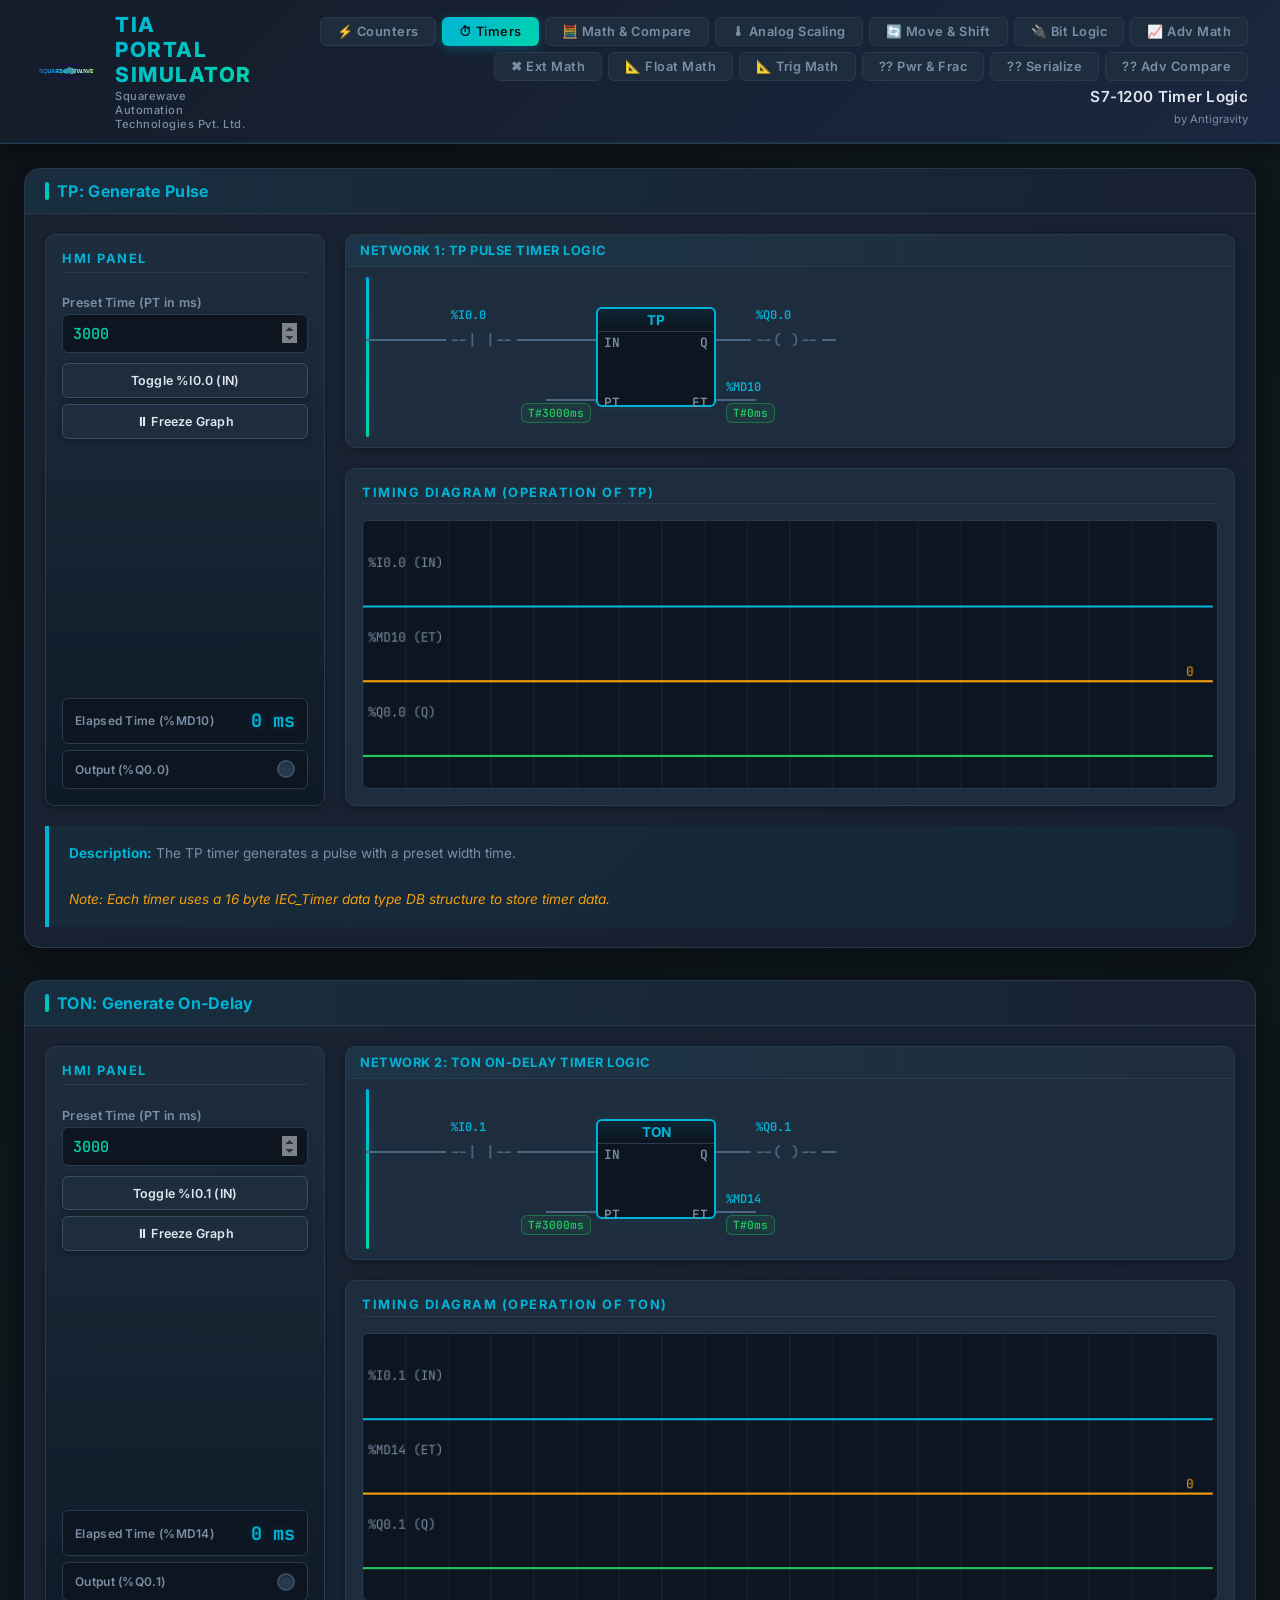
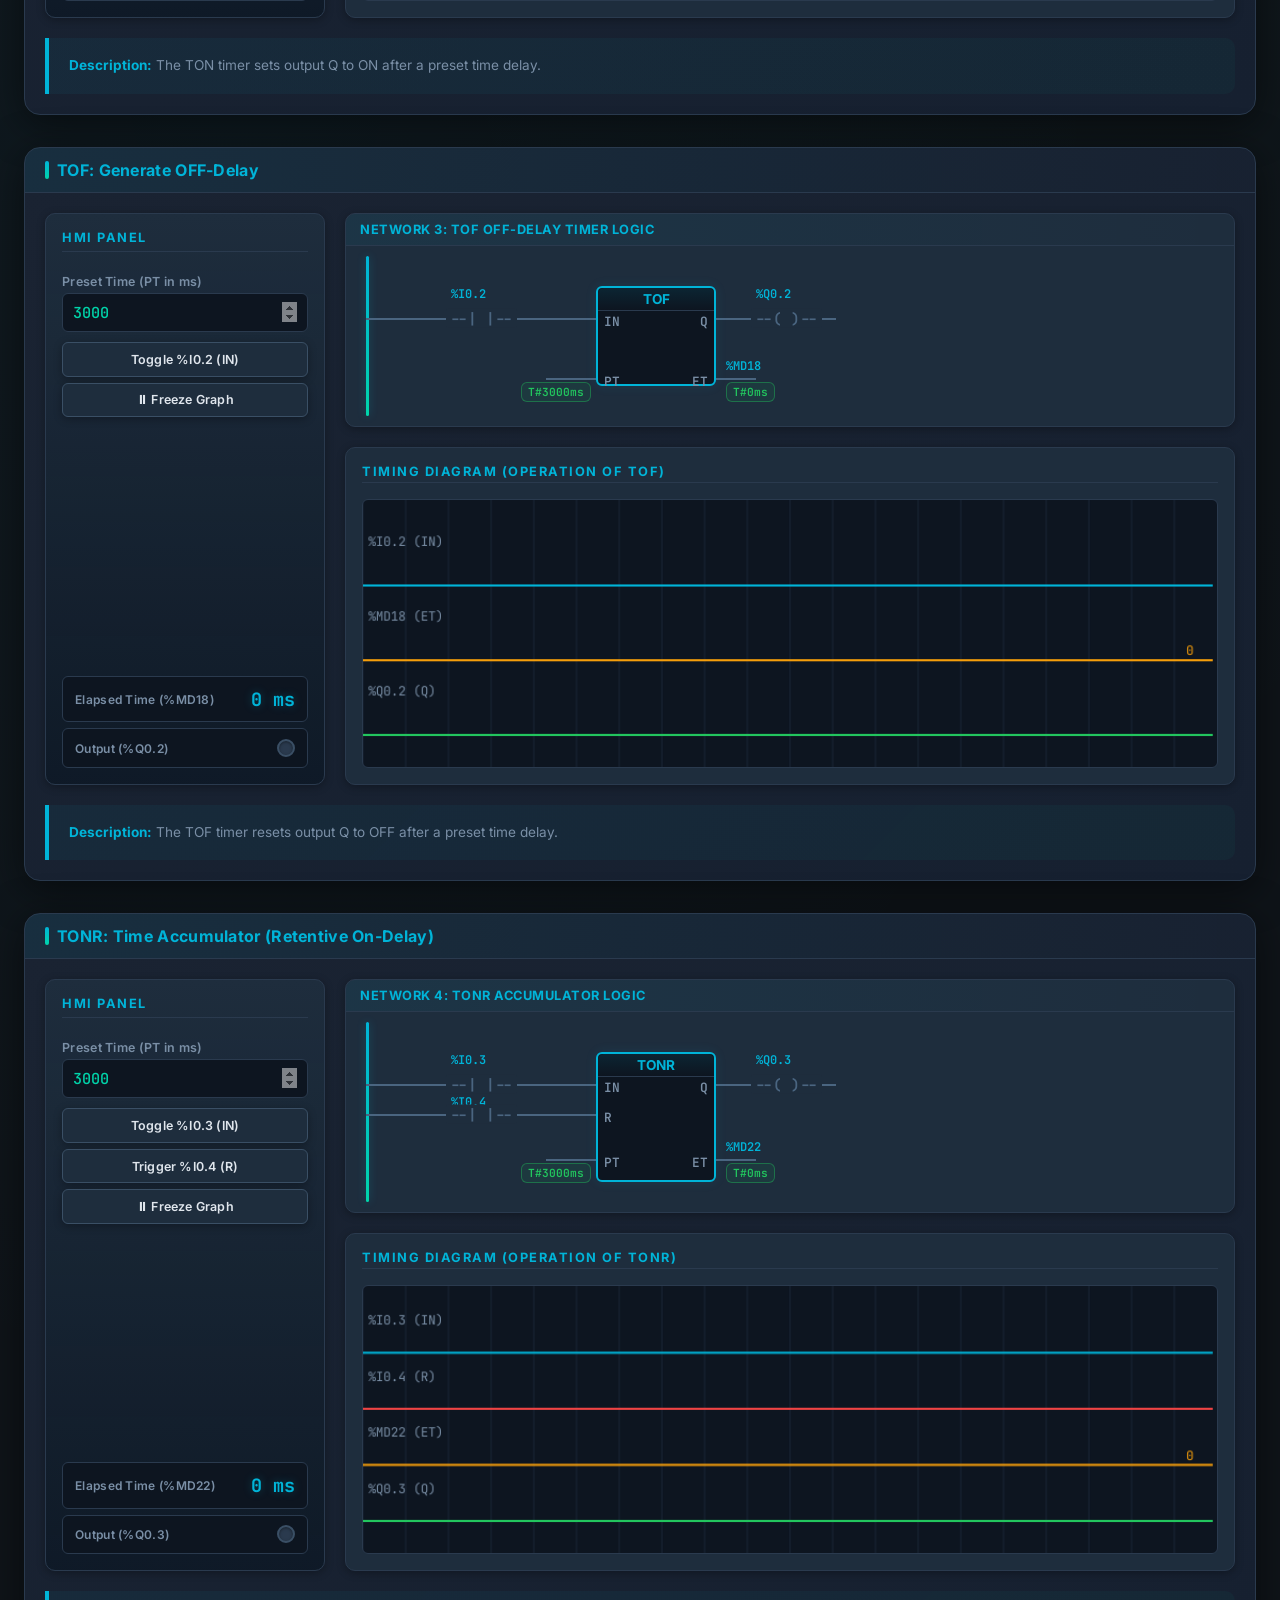
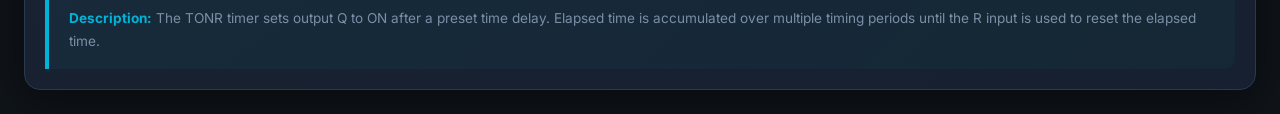
<file: timers.html>
<!DOCTYPE html>
<html lang="en">
<head>
    <meta charset="UTF-8">
    <meta name="viewport" content="width=device-width, initial-scale=1.0">
    <title>S7-1200 Timer Simulator | TIA Portal</title>
    <meta name="description" content="Interactive Siemens S7-1200 PLC timer simulator featuring TP, TON, TOF, and TONR instructions with real-time timing diagrams and ladder logic visualization.">
    <link rel="stylesheet" href="style.css">
</head>
<body>
    <header>
        <div class="logo" style="display: flex; align-items: center; gap: 15px;">
            <img src="logo.png" alt="Squarewave Logo" onerror="this.style.display='none'">
            <div>
                <h1>TIA PORTAL SIMULATOR</h1>
                <p>Squarewave Automation Technologies Pvt. Ltd.</p>
            </div>
        </div>
        <div class="header-right">
            <div class="nav-links">
                <a href="index.html" class="nav-link inactive">⚡ Counters</a>
                <a href="timers.html" class="nav-link active">⏱ Timers</a>
                <a href="dataops.html" class="nav-link inactive">🧮 Math & Compare</a>
                <a href="scale.html" class="nav-link inactive">🌡 Analog Scaling</a>
                <a href="move.html" class="nav-link inactive">🔄 Move & Shift</a>
                <a href="bitlogic.html" class="nav-link inactive">🔌 Bit Logic</a>
                <a href="advmath.html" class="nav-link inactive">📈 Adv Math</a>
                <a href="extended_math.html" class="nav-link inactive">✖ Ext Math</a>
                <a href="float_math.html" class="nav-link inactive">📐 Float Math</a>
                <a href="trig_math.html" class="nav-link inactive">📐 Trig Math</a>
                <a href="expt_frac.html" class="nav-link inactive">?? Pwr & Frac</a>
                <a href="serialization.html" class="nav-link inactive">?? Serialize</a>
                <a href="adv_compare.html" class="nav-link inactive">?? Adv Compare</a>
            </div>
            <h2>S7-1200 Timer Logic</h2>
            <p style="font-size: 0.7rem; color: var(--text-muted);">by Antigravity</p>
        </div>
    </header>

    <main>
        <!-- TP Section -->
        <section class="module" id="tp-module">
            <div class="module-header">
                <h3>TP: Generate Pulse</h3>
            </div>
            
            <div class="module-content">
                <div class="hmi-panel">
                    <h4>HMI Panel</h4>
                    <div class="controls">
                        <div class="input-group">
                            <label>Preset Time (PT in ms)</label>
                            <input type="number" id="tp-pt" value="3000" min="100" max="10000" step="100">
                        </div>
                        <div class="button-group" style="margin-top: 10px;">
                            <button id="tp-in-btn" class="momentary-btn">Toggle %I0.0 (IN)</button>
                            <button id="tp-freeze-btn" class="momentary-btn">⏸ Freeze Graph</button>
                        </div>
                    </div>
                    
                    <div class="displays">
                        <div class="display-box">
                            <span class="label">Elapsed Time (%MD10)</span>
                            <span class="value" id="tp-et-display">0 ms</span>
                        </div>
                        <div class="display-box">
                            <span class="label">Output (%Q0.0)</span>
                            <div class="led" id="tp-q-led"></div>
                        </div>
                    </div>
                </div>

                <div class="logic-diagram">
                    <div class="network-title">Network 1: TP Pulse Timer Logic</div>
                    <div class="ladder-network">
                        <div class="power-rail"></div>
                        
                        <!-- IN -->
                        <div class="wire" style="left: 20px; top: 72px; width: 230px;"></div>
                        <div class="tag-address" style="left: 105px; top: 40px;">%I0.0</div>
                        <div class="contact-symbol" id="tp-in-contact" style="left: 100px; top: 72px;">--| |--</div>
                        
                        <!-- Block -->
                        <div class="instruction-box">
                            <div class="box-title">TP</div>
                            <div class="pin-label pin-left pin-y1">IN</div>
                            <div class="pin-label pin-left pin-y3">PT</div>
                            
                            <div class="pin-label pin-right pin-y1">Q</div>
                            <div class="pin-label pin-right pin-y3">ET</div>
                        </div>

                        <!-- PT value -->
                        <div class="wire" style="left: 200px; top: 132px; width: 50px;"></div>
                        <div class="online-box" id="tp-pt-online" style="left: 175px; top: 136px;">T#3s</div>

                        <!-- Q -->
                        <div class="wire" style="left: 370px; top: 72px; width: 120px;"></div>
                        <div class="tag-address" style="left: 410px; top: 40px;">%Q0.0</div>
                        <div class="contact-symbol" id="tp-q-coil" style="left: 405px; top: 72px;">--( )--</div>

                        <!-- ET -->
                        <div class="wire" style="left: 370px; top: 132px; width: 40px;"></div>
                        <div class="tag-address" style="left: 380px; top: 112px;">%MD10</div>
                        <div class="online-box" id="tp-et-online" style="left: 380px; top: 136px;">T#0s</div>
                    </div>
                </div>

                <div class="timing-diagram">
                    <div style="display: flex; justify-content: space-between; align-items: center; border-bottom: 1px solid var(--border-color); margin-bottom: 0.5rem; padding-bottom: 0.2rem;">
                        <h4 style="border: none; margin: 0; padding: 0;">Timing Diagram (Operation of TP)</h4>
                    </div>
                    <canvas id="tp-timing-canvas" width="800" height="250"></canvas>
                </div>

                <div class="explanation">
                    <strong>Description:</strong> The TP timer generates a pulse with a preset width time.
                    <br><br>
                    <em>Note: Each timer uses a 16 byte IEC_Timer data type DB structure to store timer data.</em>
                </div>
            </div>
        </section>

        <!-- TON Section -->
        <section class="module" id="ton-module">
            <div class="module-header">
                <h3>TON: Generate On-Delay</h3>
            </div>
            
            <div class="module-content">
                <div class="hmi-panel">
                    <h4>HMI Panel</h4>
                    <div class="controls">
                        <div class="input-group">
                            <label>Preset Time (PT in ms)</label>
                            <input type="number" id="ton-pt" value="3000" min="100" max="10000" step="100">
                        </div>
                        <div class="button-group" style="margin-top: 10px;">
                            <button id="ton-in-btn" class="momentary-btn">Toggle %I0.1 (IN)</button>
                            <button id="ton-freeze-btn" class="momentary-btn">⏸ Freeze Graph</button>
                        </div>
                    </div>
                    
                    <div class="displays">
                        <div class="display-box">
                            <span class="label">Elapsed Time (%MD14)</span>
                            <span class="value" id="ton-et-display">0 ms</span>
                        </div>
                        <div class="display-box">
                            <span class="label">Output (%Q0.1)</span>
                            <div class="led" id="ton-q-led"></div>
                        </div>
                    </div>
                </div>

                <div class="logic-diagram">
                    <div class="network-title">Network 2: TON On-Delay Timer Logic</div>
                    <div class="ladder-network">
                        <div class="power-rail"></div>
                        
                        <!-- IN -->
                        <div class="wire" style="left: 20px; top: 72px; width: 230px;"></div>
                        <div class="tag-address" style="left: 105px; top: 40px;">%I0.1</div>
                        <div class="contact-symbol" id="ton-in-contact" style="left: 100px; top: 72px;">--| |--</div>
                        
                        <!-- Block -->
                        <div class="instruction-box">
                            <div class="box-title">TON</div>
                            <div class="pin-label pin-left pin-y1">IN</div>
                            <div class="pin-label pin-left pin-y3">PT</div>
                            
                            <div class="pin-label pin-right pin-y1">Q</div>
                            <div class="pin-label pin-right pin-y3">ET</div>
                        </div>

                        <!-- PT value -->
                        <div class="wire" style="left: 200px; top: 132px; width: 50px;"></div>
                        <div class="online-box" id="ton-pt-online" style="left: 175px; top: 136px;">T#3s</div>

                        <!-- Q -->
                        <div class="wire" style="left: 370px; top: 72px; width: 120px;"></div>
                        <div class="tag-address" style="left: 410px; top: 40px;">%Q0.1</div>
                        <div class="contact-symbol" id="ton-q-coil" style="left: 405px; top: 72px;">--( )--</div>

                        <!-- ET -->
                        <div class="wire" style="left: 370px; top: 132px; width: 40px;"></div>
                        <div class="tag-address" style="left: 380px; top: 112px;">%MD14</div>
                        <div class="online-box" id="ton-et-online" style="left: 380px; top: 136px;">T#0s</div>
                    </div>
                </div>

                <div class="timing-diagram">
                    <div style="display: flex; justify-content: space-between; align-items: center; border-bottom: 1px solid var(--border-color); margin-bottom: 0.5rem; padding-bottom: 0.2rem;">
                        <h4 style="border: none; margin: 0; padding: 0;">Timing Diagram (Operation of TON)</h4>
                    </div>
                    <canvas id="ton-timing-canvas" width="800" height="250"></canvas>
                </div>

                <div class="explanation">
                    <strong>Description:</strong> The TON timer sets output Q to ON after a preset time delay.
                </div>
            </div>
        </section>

        <!-- TOF Section -->
        <section class="module" id="tof-module">
            <div class="module-header">
                <h3>TOF: Generate OFF-Delay</h3>
            </div>
            
            <div class="module-content">
                <div class="hmi-panel">
                    <h4>HMI Panel</h4>
                    <div class="controls">
                        <div class="input-group">
                            <label>Preset Time (PT in ms)</label>
                            <input type="number" id="tof-pt" value="3000" min="100" max="10000" step="100">
                        </div>
                        <div class="button-group" style="margin-top: 10px;">
                            <button id="tof-in-btn" class="momentary-btn">Toggle %I0.2 (IN)</button>
                            <button id="tof-freeze-btn" class="momentary-btn">⏸ Freeze Graph</button>
                        </div>
                    </div>
                    
                    <div class="displays">
                        <div class="display-box">
                            <span class="label">Elapsed Time (%MD18)</span>
                            <span class="value" id="tof-et-display">0 ms</span>
                        </div>
                        <div class="display-box">
                            <span class="label">Output (%Q0.2)</span>
                            <div class="led" id="tof-q-led"></div>
                        </div>
                    </div>
                </div>

                <div class="logic-diagram">
                    <div class="network-title">Network 3: TOF OFF-Delay Timer Logic</div>
                    <div class="ladder-network">
                        <div class="power-rail"></div>
                        
                        <!-- IN -->
                        <div class="wire" style="left: 20px; top: 72px; width: 230px;"></div>
                        <div class="tag-address" style="left: 105px; top: 40px;">%I0.2</div>
                        <div class="contact-symbol" id="tof-in-contact" style="left: 100px; top: 72px;">--| |--</div>
                        
                        <!-- Block -->
                        <div class="instruction-box">
                            <div class="box-title">TOF</div>
                            <div class="pin-label pin-left pin-y1">IN</div>
                            <div class="pin-label pin-left pin-y3">PT</div>
                            
                            <div class="pin-label pin-right pin-y1">Q</div>
                            <div class="pin-label pin-right pin-y3">ET</div>
                        </div>

                        <!-- PT value -->
                        <div class="wire" style="left: 200px; top: 132px; width: 50px;"></div>
                        <div class="online-box" id="tof-pt-online" style="left: 175px; top: 136px;">T#3s</div>

                        <!-- Q -->
                        <div class="wire" style="left: 370px; top: 72px; width: 120px;"></div>
                        <div class="tag-address" style="left: 410px; top: 40px;">%Q0.2</div>
                        <div class="contact-symbol" id="tof-q-coil" style="left: 405px; top: 72px;">--( )--</div>

                        <!-- ET -->
                        <div class="wire" style="left: 370px; top: 132px; width: 40px;"></div>
                        <div class="tag-address" style="left: 380px; top: 112px;">%MD18</div>
                        <div class="online-box" id="tof-et-online" style="left: 380px; top: 136px;">T#0s</div>
                    </div>
                </div>

                <div class="timing-diagram">
                    <div style="display: flex; justify-content: space-between; align-items: center; border-bottom: 1px solid var(--border-color); margin-bottom: 0.5rem; padding-bottom: 0.2rem;">
                        <h4 style="border: none; margin: 0; padding: 0;">Timing Diagram (Operation of TOF)</h4>
                    </div>
                    <canvas id="tof-timing-canvas" width="800" height="250"></canvas>
                </div>

                <div class="explanation">
                    <strong>Description:</strong> The TOF timer resets output Q to OFF after a preset time delay.
                </div>
            </div>
        </section>

        <!-- TONR Section -->
        <section class="module" id="tonr-module">
            <div class="module-header">
                <h3>TONR: Time Accumulator (Retentive On-Delay)</h3>
            </div>
            
            <div class="module-content">
                <div class="hmi-panel">
                    <h4>HMI Panel</h4>
                    <div class="controls">
                        <div class="input-group">
                            <label>Preset Time (PT in ms)</label>
                            <input type="number" id="tonr-pt" value="3000" min="100" max="10000" step="100">
                        </div>
                        <div class="button-group" style="margin-top: 10px;">
                            <button id="tonr-in-btn" class="momentary-btn">Toggle %I0.3 (IN)</button>
                            <button id="tonr-r-btn" class="momentary-btn">Trigger %I0.4 (R)</button>
                            <button id="tonr-freeze-btn" class="momentary-btn">⏸ Freeze Graph</button>
                        </div>
                    </div>
                    
                    <div class="displays">
                        <div class="display-box">
                            <span class="label">Elapsed Time (%MD22)</span>
                            <span class="value" id="tonr-et-display">0 ms</span>
                        </div>
                        <div class="display-box">
                            <span class="label">Output (%Q0.3)</span>
                            <div class="led" id="tonr-q-led"></div>
                        </div>
                    </div>
                </div>

                <div class="logic-diagram">
                    <div class="network-title">Network 4: TONR Accumulator Logic</div>
                    <div class="ladder-network" style="height: 200px;">
                        <div class="power-rail" style="height: 180px;"></div>
                        
                        <!-- IN -->
                        <div class="wire" style="left: 20px; top: 72px; width: 230px;"></div>
                        <div class="tag-address" style="left: 105px; top: 40px;">%I0.3</div>
                        <div class="contact-symbol" id="tonr-in-contact" style="left: 100px; top: 72px;">--| |--</div>
                        
                        <!-- R -->
                        <div class="wire" style="left: 20px; top: 102px; width: 230px;"></div>
                        <div class="tag-address" style="left: 105px; top: 82px;">%I0.4</div>
                        <div class="contact-symbol" id="tonr-r-contact" style="left: 100px; top: 102px;">--| |--</div>

                        <!-- Block -->
                        <div class="instruction-box" style="height: 130px;">
                            <div class="box-title">TONR</div>
                            <div class="pin-label pin-left pin-y1">IN</div>
                            <div class="pin-label pin-left pin-y2">R</div>
                            <div class="pin-label pin-left" style="top: 100px;">PT</div>
                            
                            <div class="pin-label pin-right pin-y1">Q</div>
                            <div class="pin-label pin-right" style="top: 100px;">ET</div>
                        </div>

                        <!-- PT value -->
                        <div class="wire" style="left: 200px; top: 147px; width: 50px;"></div>
                        <div class="online-box" id="tonr-pt-online" style="left: 175px; top: 151px;">T#3s</div>

                        <!-- Q -->
                        <div class="wire" style="left: 370px; top: 72px; width: 120px;"></div>
                        <div class="tag-address" style="left: 410px; top: 40px;">%Q0.3</div>
                        <div class="contact-symbol" id="tonr-q-coil" style="left: 405px; top: 72px;">--( )--</div>

                        <!-- ET -->
                        <div class="wire" style="left: 370px; top: 147px; width: 40px;"></div>
                        <div class="tag-address" style="left: 380px; top: 127px;">%MD22</div>
                        <div class="online-box" id="tonr-et-online" style="left: 380px; top: 151px;">T#0s</div>
                    </div>
                </div>

                <div class="timing-diagram">
                    <div style="display: flex; justify-content: space-between; align-items: center; border-bottom: 1px solid var(--border-color); margin-bottom: 0.5rem; padding-bottom: 0.2rem;">
                        <h4 style="border: none; margin: 0; padding: 0;">Timing Diagram (Operation of TONR)</h4>
                    </div>
                    <canvas id="tonr-timing-canvas" width="800" height="250"></canvas>
                </div>

                <div class="explanation">
                    <strong>Description:</strong> The TONR timer sets output Q to ON after a preset time delay. Elapsed time is accumulated over multiple timing periods until the R input is used to reset the elapsed time.
                </div>
            </div>
        </section>

    </main>

    <script src="timers.js"></script>
</body>
</html>
</file>
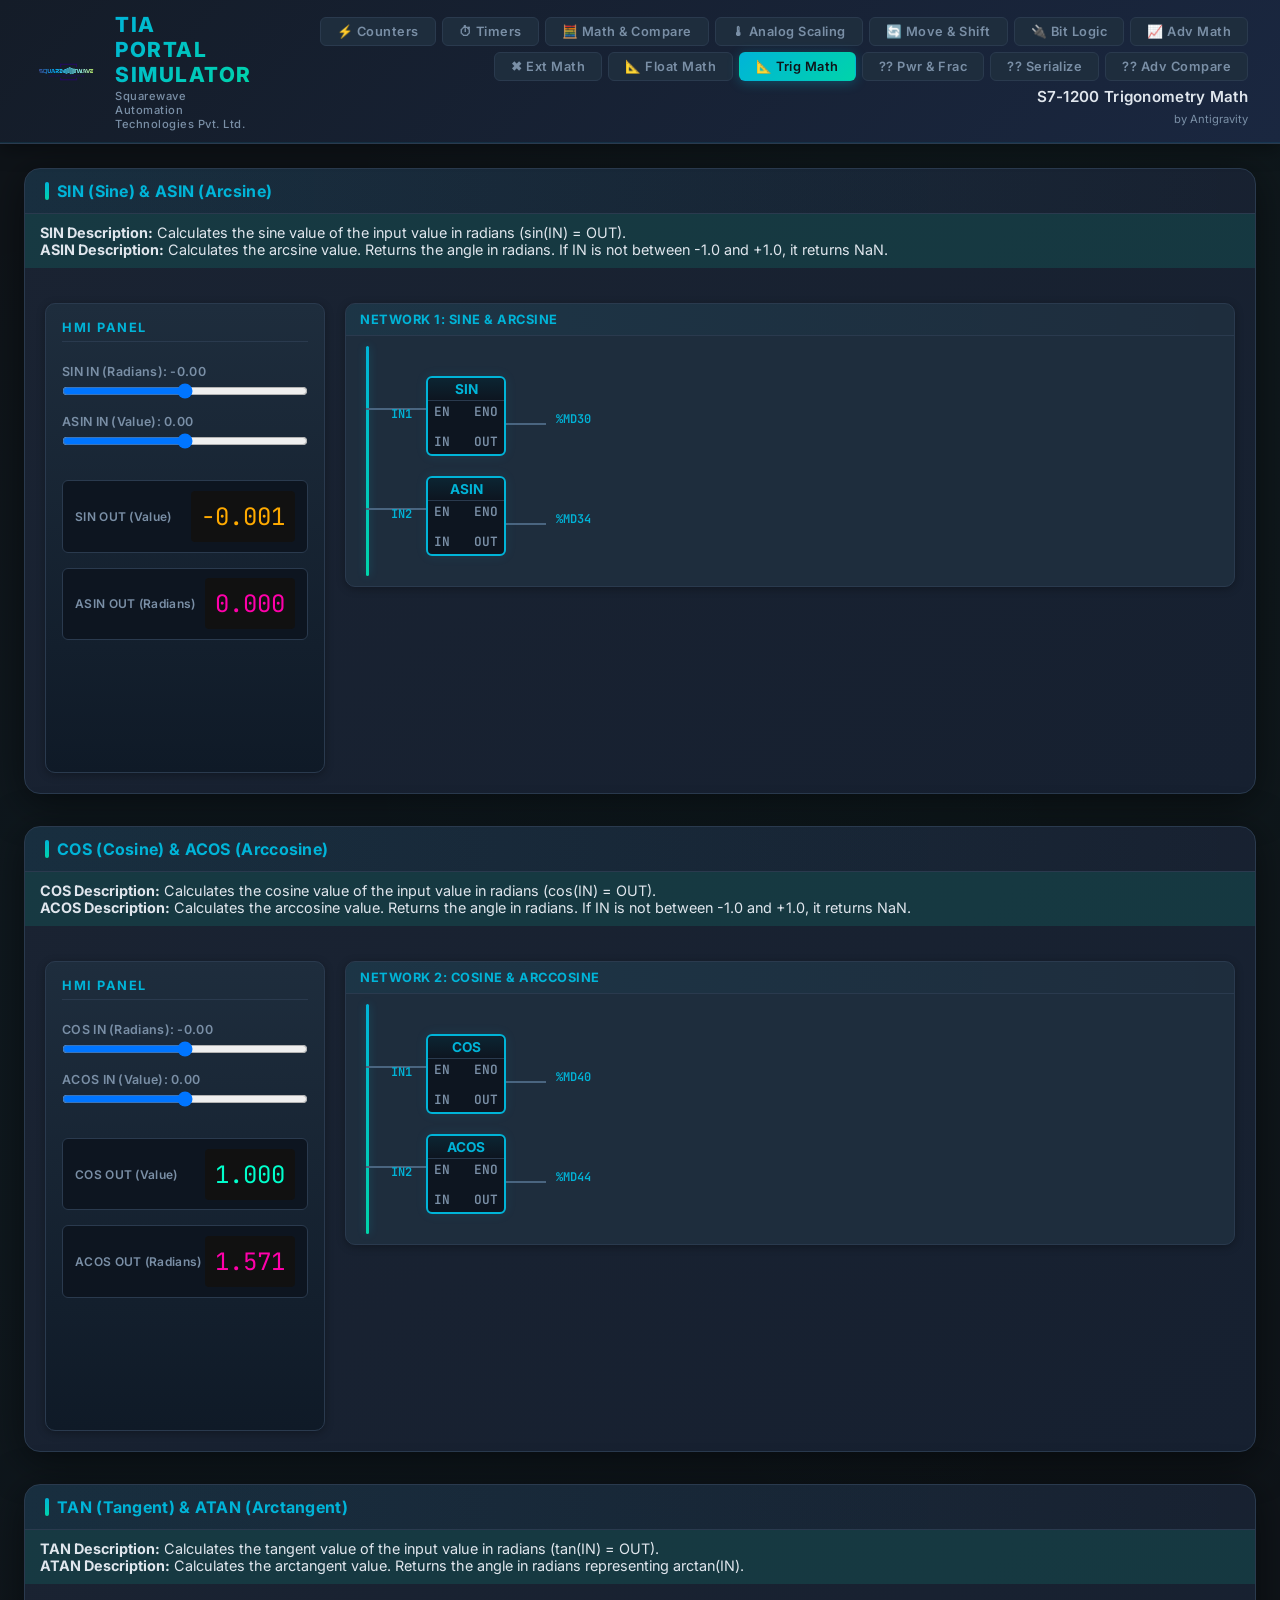
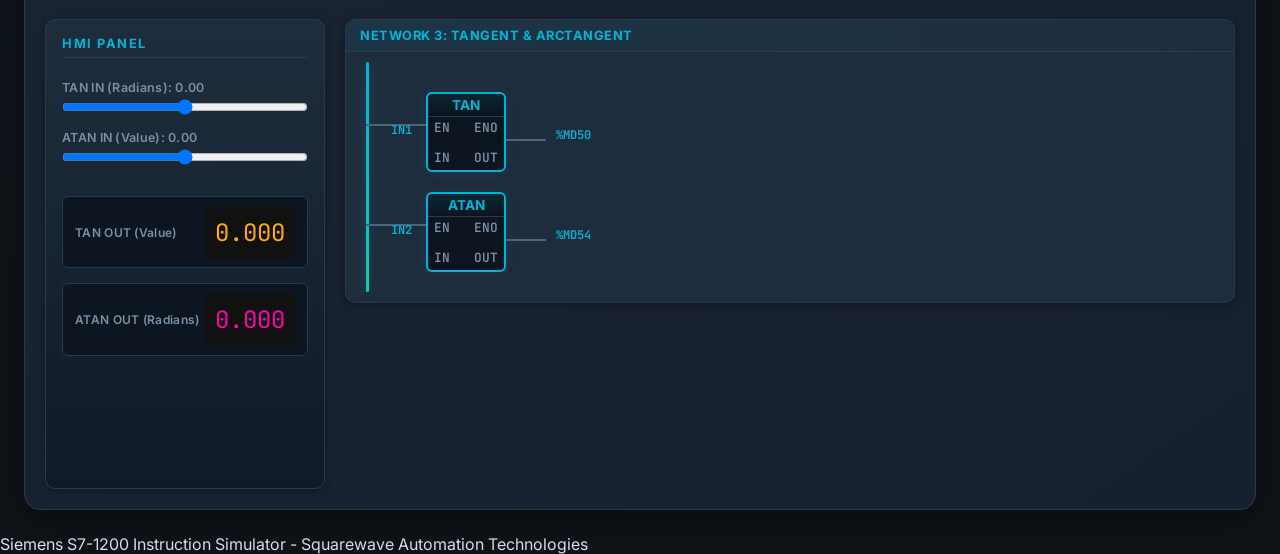
<file: trig_math.html>
<!DOCTYPE html>
<html lang="en">
<head>
    <meta charset="UTF-8">
    <meta name="viewport" content="width=device-width, initial-scale=1.0">
    <title>S7-1200 Trig Math Simulator | TIA Portal</title>
    <link rel="stylesheet" href="style.css">
</head>
<body>
    <header>
        <div class="logo" style="display: flex; align-items: center; gap: 15px;">
            <img src="logo.png" alt="Squarewave Logo" onerror="this.style.display='none'">
            <div>
                <h1>TIA PORTAL SIMULATOR</h1>
                <p>Squarewave Automation Technologies Pvt. Ltd.</p>
            </div>
        </div>
        <div class="header-right">
            <div class="nav-links">
                <a href="index.html" class="nav-link inactive">⚡ Counters</a>
                <a href="timers.html" class="nav-link inactive">⏱ Timers</a>
                <a href="dataops.html" class="nav-link inactive">🧮 Math & Compare</a>
                <a href="scale.html" class="nav-link inactive">🌡 Analog Scaling</a>
                <a href="move.html" class="nav-link inactive">🔄 Move & Shift</a>
                <a href="bitlogic.html" class="nav-link inactive">🔌 Bit Logic</a>
                <a href="advmath.html" class="nav-link inactive">📈 Adv Math</a>
                <a href="extended_math.html" class="nav-link inactive">✖ Ext Math</a>
                <a href="float_math.html" class="nav-link inactive">📐 Float Math</a>
                <a href="trig_math.html" class="nav-link active">📐 Trig Math</a>
                <a href="expt_frac.html" class="nav-link inactive">?? Pwr & Frac</a>
                <a href="serialization.html" class="nav-link inactive">?? Serialize</a>
                <a href="adv_compare.html" class="nav-link inactive">?? Adv Compare</a>
            </div>
            <h2>S7-1200 Trigonometry Math</h2>
            <p style="font-size: 0.7rem; color: var(--text-muted);">by Antigravity</p>
        </div>
    </header>

    <main>
        <!-- SIN & ASIN -->
        <section class="module" id="sin-asin-module">
            <div class="module-header">
                <h3>SIN (Sine) & ASIN (Arcsine)</h3>
            </div>
            <div class="instruction-description" style="padding: 10px 15px; background: rgba(0, 255, 204, 0.1); border-left: 4px solid var(--primary); margin-bottom: 15px; font-size: 0.9rem;">
                <strong>SIN Description:</strong> Calculates the sine value of the input value in radians (sin(IN) = OUT).<br>
                <strong>ASIN Description:</strong> Calculates the arcsine value. Returns the angle in radians. If IN is not between -1.0 and +1.0, it returns NaN.
            </div>
            <div class="module-content">
                <div class="hmi-panel">
                    <h4>HMI Panel</h4>
                    <div class="controls">
                        <div class="input-group">
                            <label>SIN IN (Radians): <span id="sin-in-val" class="analog-value">0.00</span></label>
                            <input type="range" id="sin-in" class="analog-slider" min="-3.1415" max="3.1415" step="0.01" value="0">
                        </div>
                        <div class="input-group" style="margin-top: 15px;">
                            <label>ASIN IN (Value): <span id="asin-in-val" class="analog-value">0.00</span></label>
                            <input type="range" id="asin-in" class="analog-slider" min="-2" max="2" step="0.05" value="0">
                        </div>
                    </div>
                    
                    <div class="displays" style="margin-top: 15px; display: grid; grid-template-columns: 1fr; gap: 15px;">
                        <div class="display-box">
                            <span class="label">SIN OUT (Value)</span>
                            <div class="digital-display" id="sin-out" style="font-family: 'JetBrains Mono', monospace; font-size: 1.5rem; text-align: right; background: #111; color: #ffaa00; padding: 10px; border-radius: 4px; border: 1px solid var(--border);">0.000</div>
                        </div>
                        <div class="display-box">
                            <span class="label">ASIN OUT (Radians)</span>
                            <div class="digital-display" id="asin-out" style="font-family: 'JetBrains Mono', monospace; font-size: 1.5rem; text-align: right; background: #111; color: #ff00aa; padding: 10px; border-radius: 4px; border: 1px solid var(--border);">0.000</div>
                        </div>
                    </div>
                </div>

                <div class="logic-diagram">
                    <div class="network-title">Network 1: Sine & Arcsine</div>
                    <div class="ladder-network" style="height: 250px;">
                        <div class="power-rail"></div>

                        <!-- SIN Block -->
                        <div class="wire" style="left: 20px; top: 72px; width: 60px;"></div>
                        
                        <div class="instruction-box" style="left: 80px; top: 40px; height: 80px; width: 80px;">
                            <div class="box-title">SIN</div>
                            <div class="pin-label pin-left pin-y1">EN</div>
                            <div class="pin-label pin-left pin-y2">IN</div>
                            <div class="pin-label pin-right pin-y1">ENO</div>
                            <div class="pin-label pin-right pin-y2">OUT</div>
                        </div>
                        
                        <div class="wire" style="left: 160px; top: 87px; width: 40px;"></div>
                        <div class="tag-address" style="left: 210px; top: 75px;">%MD30</div>

                        <div class="tag-address" style="left: 45px; top: 70px;">IN1</div>

                        <!-- ASIN Block -->
                        <div class="wire" style="left: 20px; top: 172px; width: 60px;"></div>
                        
                        <div class="instruction-box" style="left: 80px; top: 140px; height: 80px; width: 80px;">
                            <div class="box-title">ASIN</div>
                            <div class="pin-label pin-left pin-y1">EN</div>
                            <div class="pin-label pin-left pin-y2">IN</div>
                            <div class="pin-label pin-right pin-y1">ENO</div>
                            <div class="pin-label pin-right pin-y2">OUT</div>
                        </div>
                        
                        <div class="wire" style="left: 160px; top: 187px; width: 40px;"></div>
                        <div class="tag-address" style="left: 210px; top: 175px;">%MD34</div>

                        <div class="tag-address" style="left: 45px; top: 170px;">IN2</div>
                    </div>
                </div>
            </div>
        </section>

        <!-- COS & ACOS -->
        <section class="module" id="cos-acos-module">
            <div class="module-header">
                <h3>COS (Cosine) & ACOS (Arccosine)</h3>
            </div>
            <div class="instruction-description" style="padding: 10px 15px; background: rgba(0, 255, 204, 0.1); border-left: 4px solid var(--primary); margin-bottom: 15px; font-size: 0.9rem;">
                <strong>COS Description:</strong> Calculates the cosine value of the input value in radians (cos(IN) = OUT).<br>
                <strong>ACOS Description:</strong> Calculates the arccosine value. Returns the angle in radians. If IN is not between -1.0 and +1.0, it returns NaN.
            </div>
            <div class="module-content">
                <div class="hmi-panel">
                    <h4>HMI Panel</h4>
                    <div class="controls">
                        <div class="input-group">
                            <label>COS IN (Radians): <span id="cos-in-val" class="analog-value">0.00</span></label>
                            <input type="range" id="cos-in" class="analog-slider" min="-3.1415" max="3.1415" step="0.01" value="0">
                        </div>
                        <div class="input-group" style="margin-top: 15px;">
                            <label>ACOS IN (Value): <span id="acos-in-val" class="analog-value">0.00</span></label>
                            <input type="range" id="acos-in" class="analog-slider" min="-2" max="2" step="0.05" value="0">
                        </div>
                    </div>
                    
                    <div class="displays" style="margin-top: 15px; display: grid; grid-template-columns: 1fr; gap: 15px;">
                        <div class="display-box">
                            <span class="label">COS OUT (Value)</span>
                            <div class="digital-display" id="cos-out" style="font-family: 'JetBrains Mono', monospace; font-size: 1.5rem; text-align: right; background: #111; color: #00ffcc; padding: 10px; border-radius: 4px; border: 1px solid var(--border);">1.000</div>
                        </div>
                        <div class="display-box">
                            <span class="label">ACOS OUT (Radians)</span>
                            <div class="digital-display" id="acos-out" style="font-family: 'JetBrains Mono', monospace; font-size: 1.5rem; text-align: right; background: #111; color: #ff00aa; padding: 10px; border-radius: 4px; border: 1px solid var(--border);">1.571</div>
                        </div>
                    </div>
                </div>

                <div class="logic-diagram">
                    <div class="network-title">Network 2: Cosine & Arccosine</div>
                    <div class="ladder-network" style="height: 250px;">
                        <div class="power-rail"></div>

                        <!-- COS Block -->
                        <div class="wire" style="left: 20px; top: 72px; width: 60px;"></div>
                        
                        <div class="instruction-box" style="left: 80px; top: 40px; height: 80px; width: 80px;">
                            <div class="box-title">COS</div>
                            <div class="pin-label pin-left pin-y1">EN</div>
                            <div class="pin-label pin-left pin-y2">IN</div>
                            <div class="pin-label pin-right pin-y1">ENO</div>
                            <div class="pin-label pin-right pin-y2">OUT</div>
                        </div>
                        
                        <div class="wire" style="left: 160px; top: 87px; width: 40px;"></div>
                        <div class="tag-address" style="left: 210px; top: 75px;">%MD40</div>

                        <div class="tag-address" style="left: 45px; top: 70px;">IN1</div>

                        <!-- ACOS Block -->
                        <div class="wire" style="left: 20px; top: 172px; width: 60px;"></div>
                        
                        <div class="instruction-box" style="left: 80px; top: 140px; height: 80px; width: 80px;">
                            <div class="box-title">ACOS</div>
                            <div class="pin-label pin-left pin-y1">EN</div>
                            <div class="pin-label pin-left pin-y2">IN</div>
                            <div class="pin-label pin-right pin-y1">ENO</div>
                            <div class="pin-label pin-right pin-y2">OUT</div>
                        </div>
                        
                        <div class="wire" style="left: 160px; top: 187px; width: 40px;"></div>
                        <div class="tag-address" style="left: 210px; top: 175px;">%MD44</div>

                        <div class="tag-address" style="left: 45px; top: 170px;">IN2</div>
                    </div>
                </div>
            </div>
        </section>

        <!-- TAN & ATAN -->
        <section class="module" id="tan-atan-module">
            <div class="module-header">
                <h3>TAN (Tangent) & ATAN (Arctangent)</h3>
            </div>
            <div class="instruction-description" style="padding: 10px 15px; background: rgba(0, 255, 204, 0.1); border-left: 4px solid var(--primary); margin-bottom: 15px; font-size: 0.9rem;">
                <strong>TAN Description:</strong> Calculates the tangent value of the input value in radians (tan(IN) = OUT).<br>
                <strong>ATAN Description:</strong> Calculates the arctangent value. Returns the angle in radians representing arctan(IN).
            </div>
            <div class="module-content">
                <div class="hmi-panel">
                    <h4>HMI Panel</h4>
                    <div class="controls">
                        <div class="input-group">
                            <label>TAN IN (Radians): <span id="tan-in-val" class="analog-value">0.00</span></label>
                            <input type="range" id="tan-in" class="analog-slider" min="-1.57" max="1.57" step="0.01" value="0">
                        </div>
                        <div class="input-group" style="margin-top: 15px;">
                            <label>ATAN IN (Value): <span id="atan-in-val" class="analog-value">0.00</span></label>
                            <input type="range" id="atan-in" class="analog-slider" min="-10" max="10" step="0.1" value="0">
                        </div>
                    </div>
                    
                    <div class="displays" style="margin-top: 15px; display: grid; grid-template-columns: 1fr; gap: 15px;">
                        <div class="display-box">
                            <span class="label">TAN OUT (Value)</span>
                            <div class="digital-display" id="tan-out" style="font-family: 'JetBrains Mono', monospace; font-size: 1.5rem; text-align: right; background: #111; color: #ffaa00; padding: 10px; border-radius: 4px; border: 1px solid var(--border);">0.000</div>
                        </div>
                        <div class="display-box">
                            <span class="label">ATAN OUT (Radians)</span>
                            <div class="digital-display" id="atan-out" style="font-family: 'JetBrains Mono', monospace; font-size: 1.5rem; text-align: right; background: #111; color: #ff00aa; padding: 10px; border-radius: 4px; border: 1px solid var(--border);">0.000</div>
                        </div>
                    </div>
                </div>

                <div class="logic-diagram">
                    <div class="network-title">Network 3: Tangent & Arctangent</div>
                    <div class="ladder-network" style="height: 250px;">
                        <div class="power-rail"></div>

                        <!-- TAN Block -->
                        <div class="wire" style="left: 20px; top: 72px; width: 60px;"></div>
                        
                        <div class="instruction-box" style="left: 80px; top: 40px; height: 80px; width: 80px;">
                            <div class="box-title">TAN</div>
                            <div class="pin-label pin-left pin-y1">EN</div>
                            <div class="pin-label pin-left pin-y2">IN</div>
                            <div class="pin-label pin-right pin-y1">ENO</div>
                            <div class="pin-label pin-right pin-y2">OUT</div>
                        </div>
                        
                        <div class="wire" style="left: 160px; top: 87px; width: 40px;"></div>
                        <div class="tag-address" style="left: 210px; top: 75px;">%MD50</div>

                        <div class="tag-address" style="left: 45px; top: 70px;">IN1</div>

                        <!-- ATAN Block -->
                        <div class="wire" style="left: 20px; top: 172px; width: 60px;"></div>
                        
                        <div class="instruction-box" style="left: 80px; top: 140px; height: 80px; width: 80px;">
                            <div class="box-title">ATAN</div>
                            <div class="pin-label pin-left pin-y1">EN</div>
                            <div class="pin-label pin-left pin-y2">IN</div>
                            <div class="pin-label pin-right pin-y1">ENO</div>
                            <div class="pin-label pin-right pin-y2">OUT</div>
                        </div>
                        
                        <div class="wire" style="left: 160px; top: 187px; width: 40px;"></div>
                        <div class="tag-address" style="left: 210px; top: 175px;">%MD54</div>

                        <div class="tag-address" style="left: 45px; top: 170px;">IN2</div>
                    </div>
                </div>
            </div>
        </section>

    </main>

    <footer>
        <p>Siemens S7-1200 Instruction Simulator - Squarewave Automation Technologies</p>
    </footer>

    <script src="trig_math.js"></script>
</body>
</html>
</file>
<file: style.css>
@import url('https://fonts.googleapis.com/css2?family=Inter:wght@400;500;600;700;800&family=JetBrains+Mono:wght@400;500;600;700&display=swap');

:root {
    /* Dark Industrial Palette */
    --bg-main: #0f1419;
    --bg-panel: #1a2332;
    --bg-header: #141c28;
    --bg-card: #1e2d3d;
    --bg-input: #0d1520;
    --bg-module: #162030;

    --text-main: #e0e6ed;
    --text-muted: #7a8fa6;
    --text-bright: #ffffff;

    /* Accent Colors */
    --accent-primary: #00b4d8;
    --accent-teal: #00d4aa;
    --accent-blue: #3b82f6;
    --accent-amber: #f59e0b;
    --accent-red: #ef4444;
    --accent-green: #22c55e;
    --accent-purple: #a855f7;

    --border-color: #2a3a4e;
    --border-glow: rgba(0, 180, 216, 0.3);

    /* Button */
    --btn-bg: #1e2d3d;
    --btn-border: #3a4f65;
    --btn-hover: #253d52;
    --btn-active: #0d1520;

    /* LED */
    --led-off: #2a3a4e;
    --led-on: #22c55e;

    /* Ladder */
    --ladder-line: #4a6580;
    --ladder-active: #22c55e;

    /* Shadows & Effects */
    --shadow-sm: 0 2px 8px rgba(0, 0, 0, 0.3);
    --shadow-md: 0 4px 20px rgba(0, 0, 0, 0.4);
    --shadow-lg: 0 8px 40px rgba(0, 0, 0, 0.5);
    --shadow-glow: 0 0 20px rgba(0, 180, 216, 0.15);

    --radius-sm: 6px;
    --radius-md: 10px;
    --radius-lg: 16px;
}

* {
    box-sizing: border-box;
    margin: 0;
    padding: 0;
}

body {
    font-family: 'Inter', -apple-system, BlinkMacSystemFont, sans-serif;
    background-color: var(--bg-main);
    background-image:
        radial-gradient(ellipse at 20% 50%, rgba(0, 180, 216, 0.04) 0%, transparent 60%),
        radial-gradient(ellipse at 80% 20%, rgba(0, 212, 170, 0.03) 0%, transparent 50%);
    color: var(--text-main);
    display: flex;
    flex-direction: column;
    min-height: 100vh;
    -webkit-font-smoothing: antialiased;
}

/* ══════════════════════ SCROLLBAR ══════════════════════ */
::-webkit-scrollbar { width: 8px; height: 8px; }
::-webkit-scrollbar-track { background: var(--bg-main); }
::-webkit-scrollbar-thumb { background: var(--border-color); border-radius: 4px; }
::-webkit-scrollbar-thumb:hover { background: var(--accent-primary); }

/* ══════════════════════ HEADER ══════════════════════ */
header {
    background: linear-gradient(135deg, var(--bg-header) 0%, #1a2740 100%);
    padding: 0.75rem 2rem;
    display: flex;
    justify-content: space-between;
    align-items: center;
    border-bottom: 1px solid var(--border-color);
    box-shadow: var(--shadow-md), inset 0 -1px 0 rgba(0, 180, 216, 0.1);
    position: sticky;
    top: 0;
    z-index: 100;
    backdrop-filter: blur(20px);
}

.logo {
    display: flex;
    align-items: center;
    gap: 15px;
}

.logo img {
    height: 48px;
    filter: brightness(1.1);
    transition: transform 0.3s ease;
}
.logo img:hover {
    transform: scale(1.05);
}

.logo h1 {
    font-size: 1.3rem;
    font-weight: 800;
    letter-spacing: 1.5px;
    background: linear-gradient(135deg, var(--accent-primary), var(--accent-teal));
    -webkit-background-clip: text;
    -webkit-text-fill-color: transparent;
    background-clip: text;
    margin-bottom: 2px;
}

.logo p {
    font-size: 0.7rem;
    color: var(--text-muted);
    letter-spacing: 0.5px;
    font-weight: 500;
}

.header-right {
    text-align: right;
    display: flex;
    flex-direction: column;
    align-items: flex-end;
    gap: 6px;
}

.header-right h2 {
    font-size: 0.95rem;
    font-weight: 600;
    color: var(--text-main);
    letter-spacing: 0.3px;
}

.header-right p {
    font-size: 0.7rem;
    color: var(--text-muted);
}

/* Navigation links */
.nav-links {
    display: flex;
    gap: 6px;
    flex-wrap: wrap;
    justify-content: flex-end;
}

.nav-link {
    text-decoration: none;
    padding: 6px 16px;
    border-radius: var(--radius-sm);
    font-weight: 600;
    font-size: 0.8rem;
    letter-spacing: 0.5px;
    transition: all 0.3s ease;
    border: 1px solid transparent;
}

.nav-link.active {
    background: linear-gradient(135deg, var(--accent-primary), var(--accent-teal));
    color: var(--bg-main);
    box-shadow: 0 2px 12px rgba(0, 180, 216, 0.3);
}

.nav-link.inactive {
    background: var(--bg-card);
    color: var(--text-muted);
    border-color: var(--border-color);
}

.nav-link.inactive:hover {
    color: var(--accent-primary);
    border-color: var(--accent-primary);
    background: rgba(0, 180, 216, 0.08);
    transform: translateY(-1px);
}

/* ══════════════════════ MAIN ══════════════════════ */
main {
    padding: 1.5rem;
    display: flex;
    flex-direction: column;
    gap: 2rem;
    max-width: 1500px;
    margin: 0 auto;
    width: 100%;
}

/* ══════════════════════ MODULE ══════════════════════ */
.module {
    background: linear-gradient(145deg, var(--bg-panel) 0%, var(--bg-module) 100%);
    border: 1px solid var(--border-color);
    border-radius: var(--radius-lg);
    box-shadow: var(--shadow-lg);
    overflow: hidden;
    transition: box-shadow 0.3s ease, border-color 0.3s ease;
    animation: moduleSlideIn 0.6s ease-out both;
}

.module:hover {
    border-color: rgba(0, 180, 216, 0.25);
    box-shadow: var(--shadow-lg), var(--shadow-glow);
}

@keyframes moduleSlideIn {
    from { opacity: 0; transform: translateY(20px); }
    to { opacity: 1; transform: translateY(0); }
}

.module:nth-child(2) { animation-delay: 0.15s; }
.module:nth-child(3) { animation-delay: 0.3s; }
.module:nth-child(4) { animation-delay: 0.45s; }

.module-header {
    background: linear-gradient(90deg, rgba(0, 180, 216, 0.08) 0%, transparent 100%);
    padding: 0.75rem 1.25rem;
    border-bottom: 1px solid var(--border-color);
    display: flex;
    justify-content: space-between;
    align-items: center;
}

.module-header h3 {
    font-size: 1rem;
    font-weight: 700;
    color: var(--accent-primary);
    letter-spacing: 0.3px;
    display: flex;
    align-items: center;
    gap: 8px;
}

.module-header h3::before {
    content: '';
    display: inline-block;
    width: 4px;
    height: 18px;
    background: linear-gradient(180deg, var(--accent-primary), var(--accent-teal));
    border-radius: 2px;
}

.status-indicator {
    width: 10px;
    height: 10px;
    border-radius: 50%;
    background-color: var(--led-on);
    box-shadow: 0 0 8px var(--led-on);
    animation: pulse-glow 2s infinite;
}

@keyframes pulse-glow {
    0%, 100% { box-shadow: 0 0 6px var(--led-on); }
    50% { box-shadow: 0 0 14px var(--led-on), 0 0 28px rgba(34, 197, 94, 0.2); }
}

/* ══════════════════════ MODULE CONTENT ══════════════════════ */
.module-content {
    display: grid;
    grid-template-columns: 280px 1fr;
    grid-template-rows: auto auto;
    gap: 1.25rem;
    padding: 1.25rem;
}

/* ══════════════════════ HMI PANEL ══════════════════════ */
.hmi-panel {
    background: linear-gradient(180deg, var(--bg-card) 0%, rgba(14, 25, 38, 0.9) 100%);
    border: 1px solid var(--border-color);
    border-radius: var(--radius-md);
    padding: 1rem;
    display: flex;
    flex-direction: column;
    gap: 1rem;
    grid-row: span 2;
    box-shadow: var(--shadow-sm);
}

h4 {
    font-size: 0.8rem;
    font-weight: 700;
    color: var(--accent-primary);
    margin-bottom: 0.4rem;
    border-bottom: 1px solid var(--border-color);
    padding-bottom: 6px;
    text-transform: uppercase;
    letter-spacing: 1.5px;
}

.input-group {
    display: flex;
    flex-direction: column;
    gap: 4px;
}

.input-group label {
    font-size: 0.78rem;
    font-weight: 600;
    color: var(--text-muted);
    letter-spacing: 0.3px;
}

input[type="number"] {
    background-color: var(--bg-input);
    border: 1px solid var(--border-color);
    border-radius: var(--radius-sm);
    padding: 0.5rem 0.6rem;
    font-family: 'JetBrains Mono', monospace;
    font-size: 0.95rem;
    font-weight: 500;
    color: var(--accent-teal);
    width: 100%;
    transition: all 0.3s ease;
    outline: none;
}

input[type="number"]:focus {
    border-color: var(--accent-primary);
    box-shadow: 0 0 0 3px rgba(0, 180, 216, 0.15);
}

input[type="number"]::-webkit-inner-spin-button,
input[type="number"]::-webkit-outer-spin-button {
    opacity: 0.5;
}

.button-group {
    display: flex;
    flex-direction: column;
    gap: 6px;
}

.momentary-btn {
    background: linear-gradient(180deg, var(--bg-card) 0%, var(--btn-bg) 100%);
    color: var(--text-main);
    border: 1px solid var(--btn-border);
    border-radius: var(--radius-sm);
    padding: 0.55rem 0.8rem;
    font-size: 0.78rem;
    font-weight: 600;
    font-family: 'Inter', sans-serif;
    cursor: pointer;
    box-shadow: var(--shadow-sm);
    transition: all 0.2s ease;
    letter-spacing: 0.2px;
    position: relative;
    overflow: hidden;
}

.momentary-btn::before {
    content: '';
    position: absolute;
    top: 0;
    left: -100%;
    width: 100%;
    height: 100%;
    background: linear-gradient(90deg, transparent, rgba(0, 180, 216, 0.08), transparent);
    transition: left 0.5s ease;
}

.momentary-btn:hover {
    border-color: var(--accent-primary);
    color: var(--text-bright);
    transform: translateY(-1px);
    box-shadow: var(--shadow-md);
}

.momentary-btn:hover::before {
    left: 100%;
}

.momentary-btn:active {
    background: var(--btn-active);
    box-shadow: inset 0 2px 6px rgba(0, 0, 0, 0.4);
    transform: translateY(0);
    border-color: var(--accent-teal);
}

/* ══════════════════════ DISPLAYS ══════════════════════ */
.displays {
    display: flex;
    flex-direction: column;
    gap: 6px;
    margin-top: auto;
}

.display-box {
    background: var(--bg-input);
    border: 1px solid var(--border-color);
    border-radius: var(--radius-sm);
    padding: 0.6rem 0.75rem;
    display: flex;
    justify-content: space-between;
    align-items: center;
    transition: border-color 0.3s ease;
}

.display-box:hover {
    border-color: rgba(0, 180, 216, 0.3);
}

.display-box .label {
    font-size: 0.75rem;
    font-weight: 600;
    color: var(--text-muted);
    letter-spacing: 0.3px;
}

.display-box .value {
    font-family: 'JetBrains Mono', monospace;
    font-size: 1.15rem;
    font-weight: 700;
    color: var(--accent-primary);
    text-shadow: 0 0 10px rgba(0, 180, 216, 0.3);
}

/* ══════════════════════ LED ══════════════════════ */
.led {
    width: 18px;
    height: 18px;
    border-radius: 50%;
    background-color: var(--led-off);
    border: 2px solid #3a4f65;
    box-shadow: inset 0 1px 3px rgba(0, 0, 0, 0.4);
    transition: all 0.25s ease;
}

.led.active {
    background-color: var(--led-on);
    border-color: rgba(34, 197, 94, 0.5);
    box-shadow:
        inset 0 1px 3px rgba(255, 255, 255, 0.2),
        0 0 8px var(--led-on),
        0 0 20px rgba(34, 197, 94, 0.3);
    animation: led-pulse 1.5s infinite;
}

@keyframes led-pulse {
    0%, 100% { box-shadow: inset 0 1px 3px rgba(255,255,255,0.2), 0 0 8px var(--led-on), 0 0 20px rgba(34,197,94,0.3); }
    50% { box-shadow: inset 0 1px 3px rgba(255,255,255,0.2), 0 0 12px var(--led-on), 0 0 30px rgba(34,197,94,0.4); }
}

/* ══════════════════════ LADDER LOGIC ══════════════════════ */
.logic-diagram {
    background: var(--bg-card);
    border: 1px solid var(--border-color);
    border-radius: var(--radius-md);
    padding: 0;
    overflow-x: auto;
    box-shadow: var(--shadow-sm);
}

.network-title {
    padding: 8px 14px;
    font-size: 0.8rem;
    font-weight: 700;
    color: var(--accent-primary);
    border-bottom: 1px solid var(--border-color);
    font-family: 'Inter', sans-serif;
    background: linear-gradient(90deg, rgba(0, 180, 216, 0.06) 0%, transparent 100%);
    letter-spacing: 0.5px;
    text-transform: uppercase;
}

.ladder-network {
    position: relative;
    height: 180px;
    min-width: 600px;
    font-family: 'JetBrains Mono', monospace;
}

.power-rail {
    position: absolute;
    left: 20px;
    top: 10px;
    bottom: 10px;
    width: 3px;
    background: linear-gradient(180deg, var(--accent-primary), var(--accent-teal));
    border-radius: 2px;
    box-shadow: 0 0 8px rgba(0, 180, 216, 0.3);
}

.wire {
    position: absolute;
    height: 2px;
    background-color: var(--ladder-line);
    transition: all 0.3s ease;
}

.wire.active {
    background-color: var(--ladder-active);
    box-shadow: 0 0 6px var(--ladder-active);
    height: 2px;
}

.instruction-box {
    position: absolute;
    left: 250px;
    top: 40px;
    width: 120px;
    height: 100px;
    border: 2px solid var(--accent-primary);
    background: var(--bg-input);
    z-index: 2;
    border-radius: var(--radius-sm);
    box-shadow: 0 0 12px rgba(0, 180, 216, 0.1);
}

.box-title {
    text-align: center;
    border-bottom: 1px solid var(--border-color);
    font-weight: 700;
    padding: 3px 0;
    font-family: 'Inter', sans-serif;
    font-size: 0.85rem;
    color: var(--accent-primary);
    background: linear-gradient(180deg, rgba(0, 180, 216, 0.1) 0%, transparent 100%);
    border-radius: var(--radius-sm) var(--radius-sm) 0 0;
}

.pin-label {
    position: absolute;
    font-size: 0.8rem;
    font-weight: 600;
    color: var(--text-muted);
}

.pin-left { left: 6px; }
.pin-right { right: 6px; }
.pin-y1 { top: 25px; }
.pin-y2 { top: 55px; }
.pin-y3 { top: 85px; }

.contact-symbol {
    position: absolute;
    background-color: var(--bg-card);
    padding: 0 4px;
    font-size: 0.9rem;
    font-weight: 700;
    color: var(--ladder-line);
    transform: translateY(-50%);
    z-index: 2;
    transition: all 0.25s ease;
    border-radius: 2px;
}

.contact-symbol.active {
    color: var(--ladder-active);
    text-shadow: 0 0 8px rgba(34, 197, 94, 0.5);
}

.tag-address {
    position: absolute;
    color: var(--accent-primary);
    font-weight: 600;
    font-size: 0.75rem;
    font-family: 'JetBrains Mono', monospace;
}

.online-box {
    position: absolute;
    border: 1px solid rgba(34, 197, 94, 0.4);
    color: var(--accent-green);
    padding: 2px 6px;
    font-size: 0.7rem;
    background-color: rgba(34, 197, 94, 0.08);
    border-radius: var(--radius-sm);
    font-family: 'JetBrains Mono', monospace;
    font-weight: 600;
}

/* ══════════════════════ TIMING DIAGRAM ══════════════════════ */
.timing-diagram {
    background: var(--bg-card);
    border: 1px solid var(--border-color);
    border-radius: var(--radius-md);
    padding: 1rem;
    display: flex;
    flex-direction: column;
    box-shadow: var(--shadow-sm);
}

canvas {
    width: 100%;
    background-color: var(--bg-input);
    border: 1px solid var(--border-color);
    border-radius: var(--radius-sm);
    margin-top: 0.5rem;
}

/* ══════════════════════ EXPLANATION ══════════════════════ */
.explanation {
    grid-column: 1 / -1;
    background: linear-gradient(135deg, rgba(0, 180, 216, 0.06) 0%, rgba(0, 212, 170, 0.04) 100%);
    border-left: 4px solid var(--accent-primary);
    border-radius: 0 var(--radius-md) var(--radius-md) 0;
    padding: 1rem 1.25rem;
    font-size: 0.85rem;
    line-height: 1.7;
    color: var(--text-muted);
}

.explanation strong {
    color: var(--accent-primary);
    font-weight: 700;
}

.explanation em {
    color: var(--accent-amber);
    font-style: italic;
}

/* ══════════════════════ RESPONSIVE ══════════════════════ */
@media (max-width: 1024px) {
    .module-content {
        grid-template-columns: 1fr;
    }
    .hmi-panel {
        grid-row: auto;
    }
    header {
        padding: 0.5rem 1rem;
        flex-direction: column;
        gap: 0.5rem;
    }
    .header-right {
        align-items: center;
        text-align: center;
    }
    main {
        padding: 1rem;
    }
}

@media (max-width: 600px) {
    .module-content {
        padding: 0.75rem;
        gap: 0.75rem;
    }
    .ladder-network {
        min-width: 500px;
    }
}
</file>
